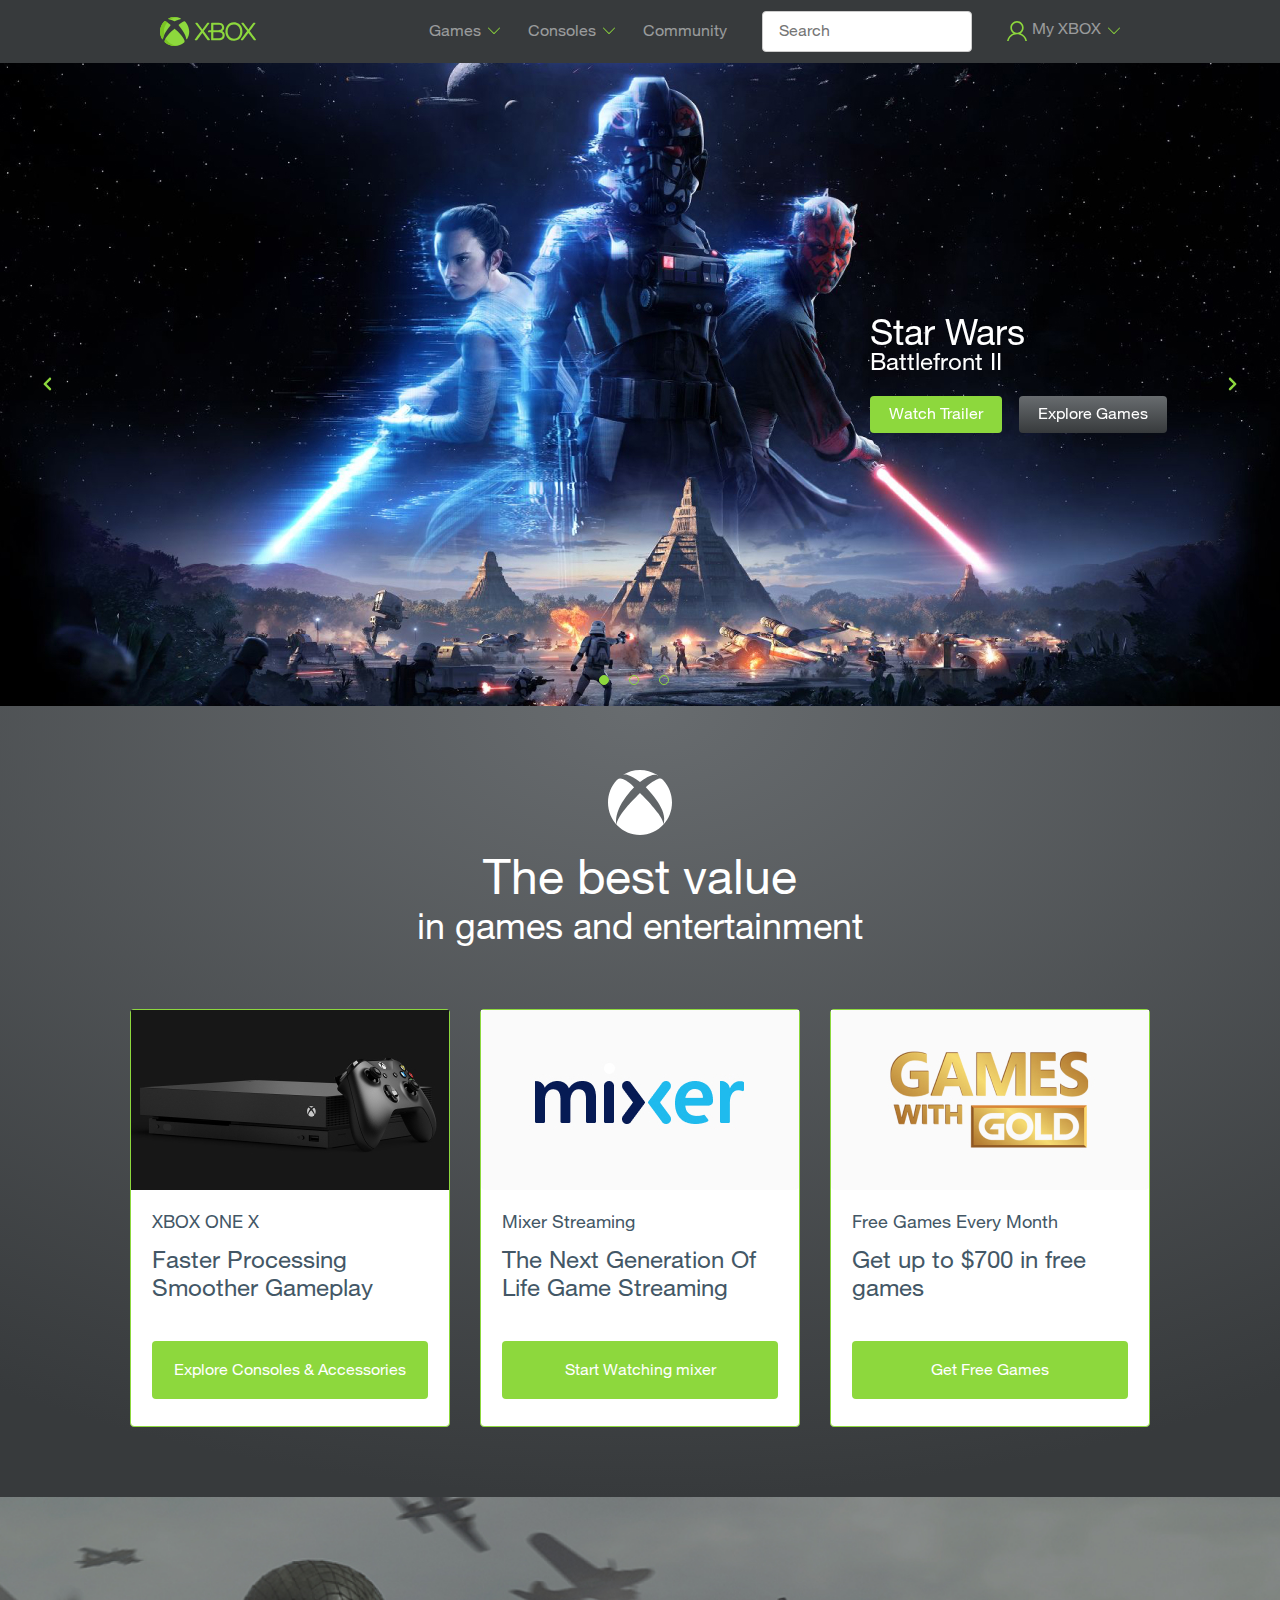
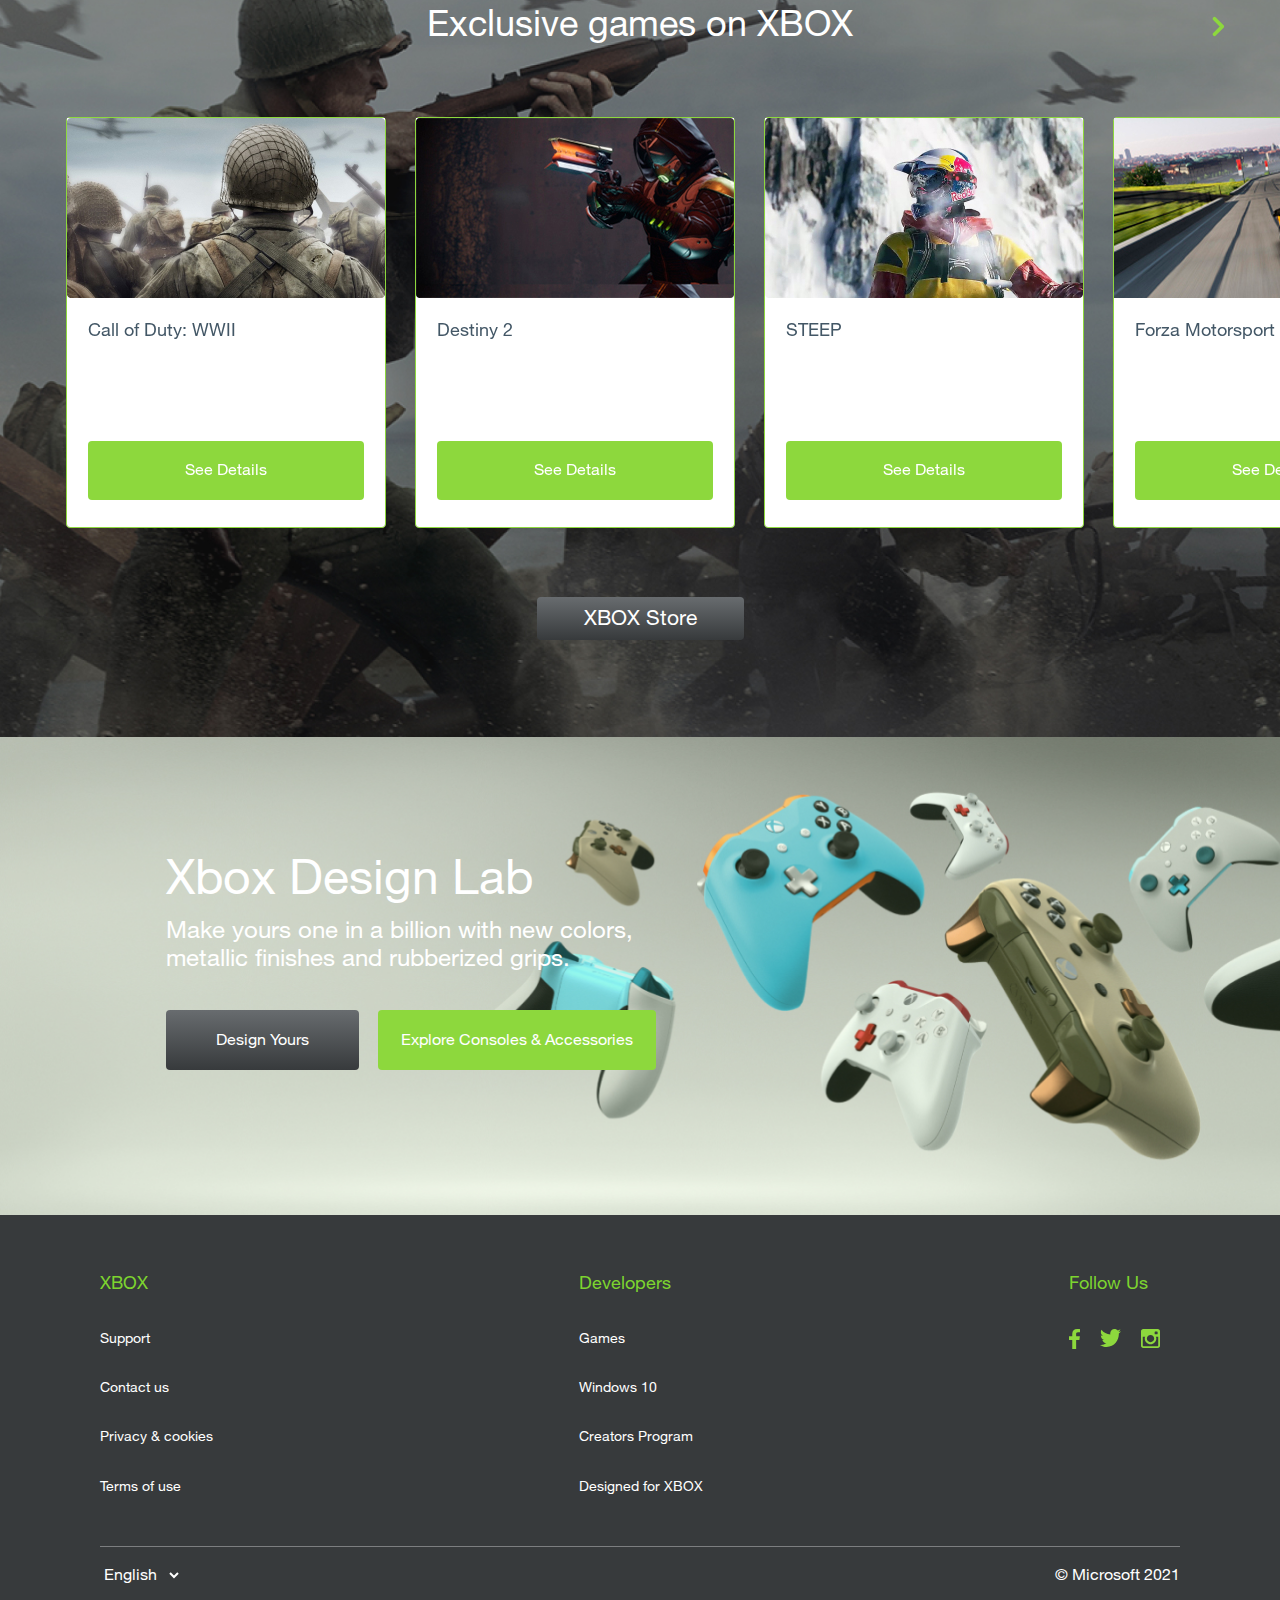
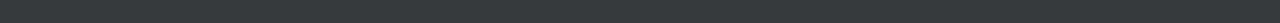
<file: index.html>
<!DOCTYPE html>
<html lang="en">
  <head>
    <meta charset="UTF-8" />
    <meta http-equiv="X-UA-Compatible" content="IE=edge" />
    <meta name="viewport" content="width=device-width, initial-scale=1.0" />
    <title>XBOX</title>
    <link rel="stylesheet" href="css/style.css" />
    <link rel="icon" href="img/logo.ico" type="image/x-icon" />
  </head>
  <body>
    <header class="nav">
      <div class="nav__bar">
        <a data-goto="" href="#" class="nav__logo link">
          <img src="img/logo.svg" alt="logo" class="logo" />
        </a>
        <div class="nav__li search">
          <input type="search" name="search" id="search" placeholder="Search" />
        </div>

        <nav class="nav__menu">
          <ul class="nav__ul">
            <li class="nav__li">
              <a data-goto=".games" href="#" class="nav__link link">Games</a>
              <img src="img/arrow.svg" alt="arrow" class="arrow" />
              <ul class="nav__animation">
                <li>
                  <a href="games_pages/call-of-duty.html">Call of Duty: WWII</a>
                </li>
                <li><a href="games_pages/destiny-2.html">Destiny 2</a></li>
                <li><a href="games_pages/steep.html">STEEP</a></li>
                <li>
                  <a href="games_pages/forza-motosport-7.html"
                    >Forza Motorsport 7</a
                  >
                </li>
                <li>
                  <a href="games_pages/AC-bf.html"
                    >Assasins`s Creed: Black Flag</a
                  >
                </li>
                <li><a href="games_pages/gta-5.html">GTA V</a></li>
                <li><a href="games_pages/tomb-raider.html">Tomb Raider</a></li>
                <li><a href="games_pages/WD-2.html">Watch Dogs 2</a></li>
                <li>
                  <a href="games_pages/need-for-speed.html"
                    >Need For Speed: Payback</a
                  >
                </li>
              </ul>
            </li>
            <li class="nav__li">
              <a data-goto=".design-lab" href="#" class="nav__link link"
                >Consoles</a
              >
              <img src="img/arrow.svg" alt="arrow" class="arrow" />
              <ul class="nav__animation">
                <li><a href="">XBOX SERIES X</a></li>
                <li><a href="">XBOX SERIES S</a></li>
                <li><a href="">XBOX ONE</a></li>
              </ul>
            </li>
            <li class="nav__li">
              <a href="#" class="nav__link link">Community</a>
            </li>
            <li class="nav__li">
              <input
                type="search"
                name="search"
                id="search"
                placeholder="Search"
              />
            </li>
            <li class="nav__li">
              <img src="img/user.svg" alt="user" />
              <a href="" class="nav__link link">My XBOX</a>
              <img src="img/arrow.svg" alt="arrow" class="arrow" />
              <ul class="nav__animation">
                <li><a href="">My account</a></li>
                <li><a href="">My games</a></li>
                <li><a href="">Game Pass</a></li>
                <li><a href="">Settings</a></li>
              </ul>
            </li>
          </ul>
        </nav>

        <div class="menu-burger__header">
          <span></span>
        </div>
      </div>
    </header>

    <div class="slider">
      <div class="slider__item slider__BF">
        <div class="slider__game-name">
          <span>Star Wars</span>
          Battlefront II
        </div>
        <div class="slider__buttons">
          <a
            href="https://www.youtube.com/watch?v=Kae-JjbLsgA"
            class="slider__firstBut"
            target="_blank"
            >Watch Trailer</a
          >
          <a href="" class="slider__secondBut">Explore Games</a>
        </div>
      </div>
      <div class="slider__item slider__Dh">
        <div class="slider__game-name"><span>Dishonored 2</span><br /></div>
        <div class="slider__buttons links">
          <a
            href="https://www.youtube.com/watch?v=l1jyUAtxh-8"
            class="slider__firstBut"
            target="_blank"
            >Watch Trailer</a
          >
          <a href="" class="slider__secondBut">Explore Games</a>
        </div>
      </div>
      <div class="slider__item slider__AL">
        <div class="slider__game-name"><span>Apex Legends</span><br /></div>
        <div class="slider__buttons">
          <a
            href="https://www.youtube.com/watch?v=oQtHENM_GZU"
            class="slider__firstBut"
            target="_blank"
            >Watch Trailer</a
          >
          <a href="" class="slider__secondBut">Explore Games</a>
        </div>
      </div>
    </div>

    <div class="info">
      <div class="info__head">
        <img src="img/logo_white.svg" alt="logo" />
        <h2>The best value</h2>
        <h3>in games and entertainment</h3>
      </div>

      <div class="info__proposal">
        <div class="info__card card first-card">
          <img src="img/cards/1_card.jpg" alt="xbox_one" />
          <div class="info__text card-text">
            <h4>XBOX ONE X</h4>
            <p>Faster Processing Smoother Gameplay</p>
            <a href="" class="info__buttons links"
              >Explore Consoles & Accessories</a
            >
          </div>
        </div>
        <div class="info__card card second-card">
          <img src="img/cards/2_card.jpg" alt="mixer" />
          <div class="info__text card-text">
            <h4>Mixer Streaming</h4>
            <p>The Next Generation Of Life Game Streaming</p>
            <a href="" class="info__buttons links">Start Watching mixer</a>
          </div>
        </div>
        <div class="info__card card third-card">
          <img src="img/cards/3_card.jpg" alt="game_pass" />
          <div class="info__text card-text">
            <h4>Free Games Every Month</h4>
            <p>Get up to $700 in free games</p>
            <a href="" class="info__buttons links">Get Free Games</a>
          </div>
        </div>
      </div>
    </div>

    <div class="games">
      <div class="games__arrow">
        <h2>Exclusive games on XBOX</h2>
      </div>
      <div class="games__slider">
        <div class="card">
          <img src="img/slider-games/card_1.jpg" alt="game_pass" />
          <div class="card-text">
            <h4>Call of Duty: WWII</h4>
            <a href="games_pages/call-of-duty.html" class="links card-link"
              >See Details</a
            >
          </div>
        </div>

        <div class="card">
          <img src="img/slider-games/card_2.jpg" alt="game_pass" />
          <div class="card-text">
            <h4>Destiny 2</h4>
            <a href="games_pages/destiny-2.html" class="links">See Details</a>
          </div>
        </div>

        <div class="card">
          <img src="img/slider-games/card_3.jpg" alt="game_pass" />
          <div class="card-text">
            <h4>STEEP</h4>
            <a href="games_pages/steep.html" class="links">See Details</a>
          </div>
        </div>

        <div class="card">
          <img src="img/slider-games/card_4.jpg" alt="game_pass" />
          <div class="card-text">
            <h4>Forza Motorsport 7</h4>
            <a href="games_pages/forza-motosport-7.html" class="links"
              >See Details</a
            >
          </div>
        </div>

        <div class="card">
          <img src="img/slider-games/card_6.jpg" alt="game_pass" />
          <div class="card-text">
            <h4>Assasins`s Creed: Black Flag</h4>
            <a href="games_pages/AC-bf.html" class="links">See Details</a>
          </div>
        </div>

        <div class="card">
          <img src="img/slider-games/card_7.jpg" alt="game_pass" />
          <div class="card-text">
            <h4>GTA V</h4>
            <a href="games_pages/gta-5.html" class="links">See Details</a>
          </div>
        </div>

        <div class="card">
          <img src="img/slider-games/card_8.jpg" alt="game_pass" />
          <div class="card-text">
            <h4>Tomb Raider</h4>
            <a href="games_pages/tomb-raider.html" class="links">See Details</a>
          </div>
        </div>

        <div class="card">
          <img src="img/slider-games/card_9.jpg" alt="game_pass" />
          <div class="card-text">
            <h4>Watch Dogs 2</h4>
            <a href="games_pages/WD-2.html" class="links">See Details</a>
          </div>
        </div>

        <div class="card">
          <img src="img/slider-games/card_10.jpg" alt="game_pass" />
          <div class="card-text">
            <h4>Need For Speed</h4>
            <a href="games_pages/need-for-speed.html" class="links"
              >See Details</a
            >
          </div>
        </div>
      </div>
      <div class="games__store">
        <a href="">XBOX Store</a>
      </div>
    </div>

    <div class="design-lab">
      <div class="design-lab__text">
        <h2>Xbox Design Lab</h2>
        <p>
          Make yours one in a billion with new colors, metallic finishes and
          rubberized grips.
        </p>
        <a href="" class="link dark">Design Yours</a>
        <a href="" class="link green">Explore Consoles & Accessories</a>
      </div>
    </div>

    <footer class="xbox">
      <div class="xbox__nav">
        <div class="xbox__nav-1">
          <h3>XBOX</h3>
          <ul>
            <li>
              <a href="">Support</a>
            </li>
            <li>
              <a href="">Contact us</a>
            </li>
            <li>
              <a href="">Privacy & cookies</a>
            </li>
            <li>
              <a href="">Terms of use</a>
            </li>
          </ul>
        </div>
        <div class="xbox__nav-2">
          <h3>Developers</h3>
          <ul>
            <li>
              <a href="">Games</a>
            </li>
            <li>
              <a
                href="https://www.microsoft.com/ru-ru/software-download/windows10"
                >Windows 10</a
              >
            </li>
            <li>
              <a href="">Creators Program</a>
            </li>
            <li>
              <a href="">Designed for XBOX</a>
            </li>
          </ul>
        </div>
        <div class="xbox__contact">
          <h3>Follow Us</h3>
          <ul>
            <li>
              <a href="https://www.facebook.com/xbox"
                ><img src="img/ico_1.svg" alt="Facebook"
              /></a>
            </li>
            <li>
              <a href="https://twitter.com/xbox"
                ><img src="img/ico_2.svg" alt="Twitter"
              /></a>
            </li>
            <li>
              <a href="https://www.instagram.com/xbox"
                ><img src="img/ico_3.svg" alt="Instagram"
              /></a>
            </li>
          </ul>
        </div>
      </div>
      <div class="xbox__foot">
        <select name="languge" id="languge">
          <option value="eng">English</option>
          <option value="ru">Русский</option>
        </select>
        <p>© Microsoft 2021</p>
      </div>
    </footer>
    <script src="https://code.jquery.com/jquery-3.6.0.min.js"></script>
    <script src="JS/slick.min.js"></script>
    <script src="JS/app.js"></script>
  </body>
</html>
</file>
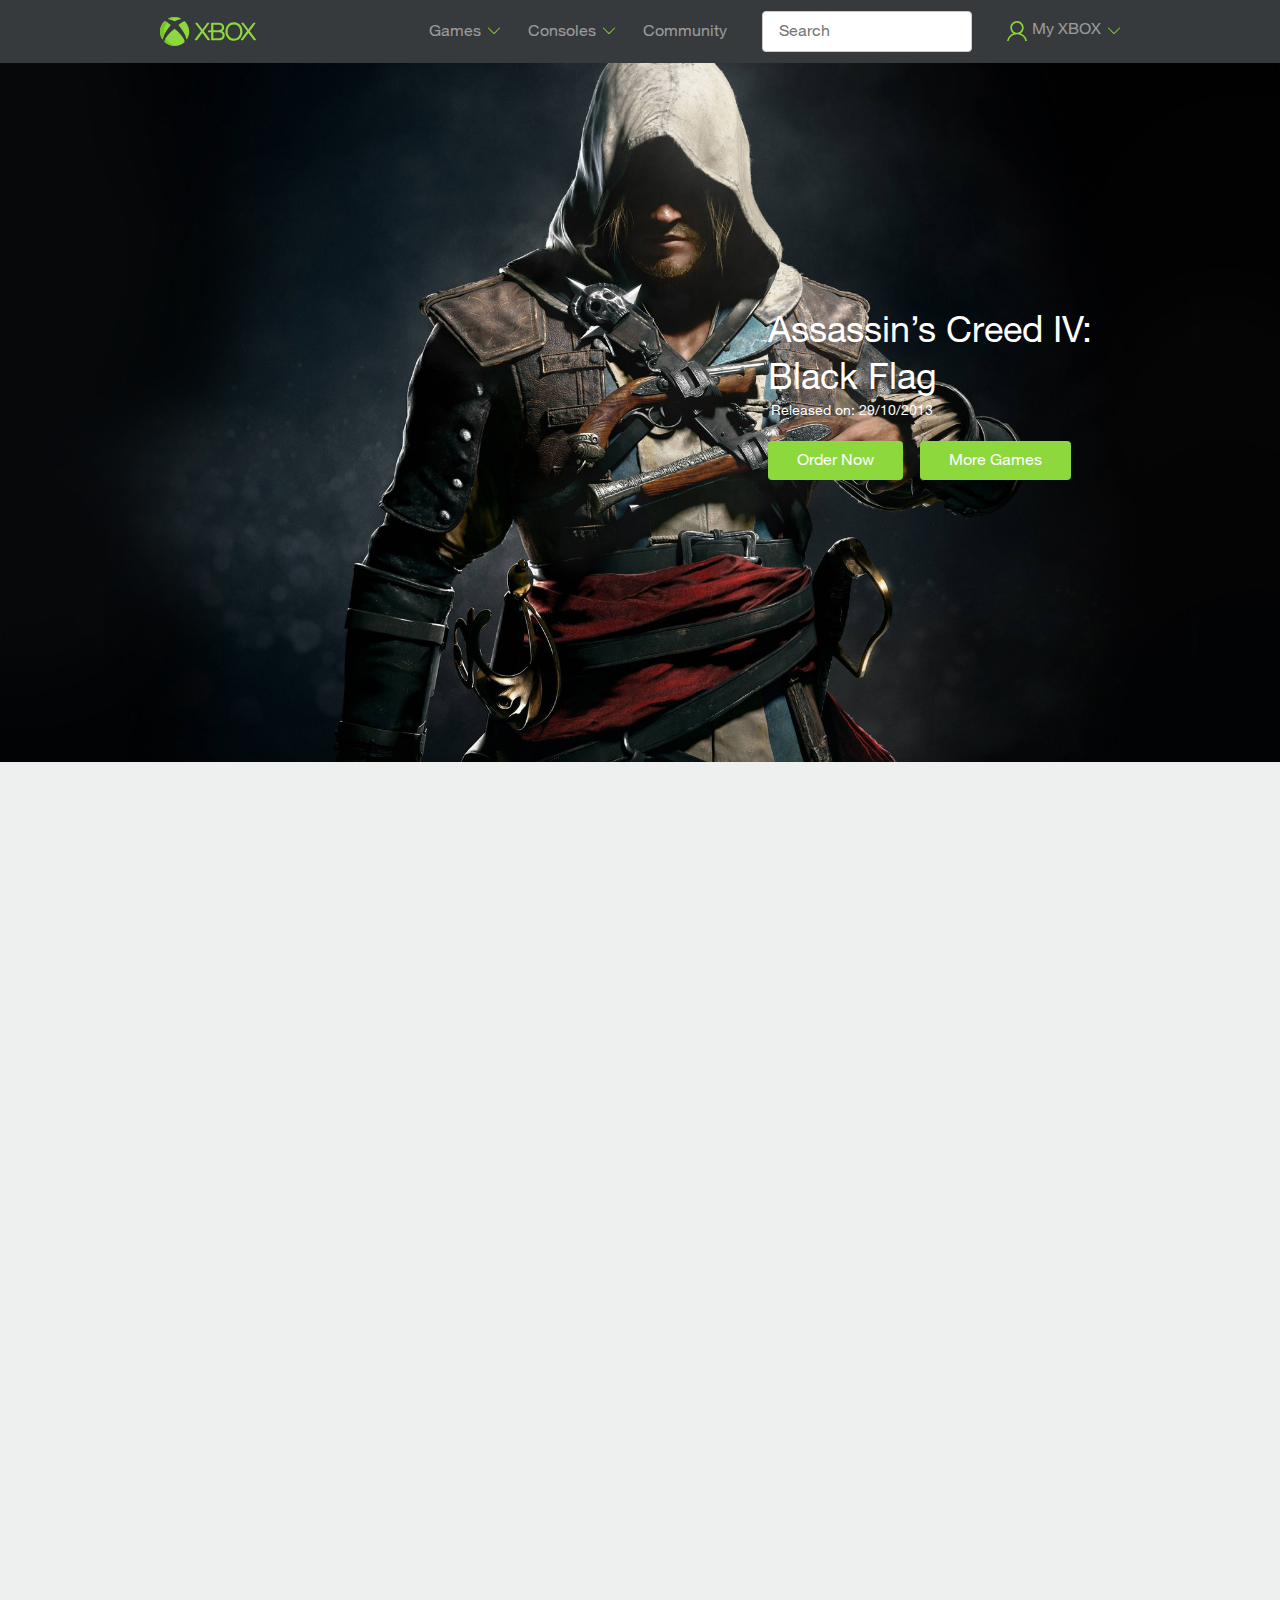
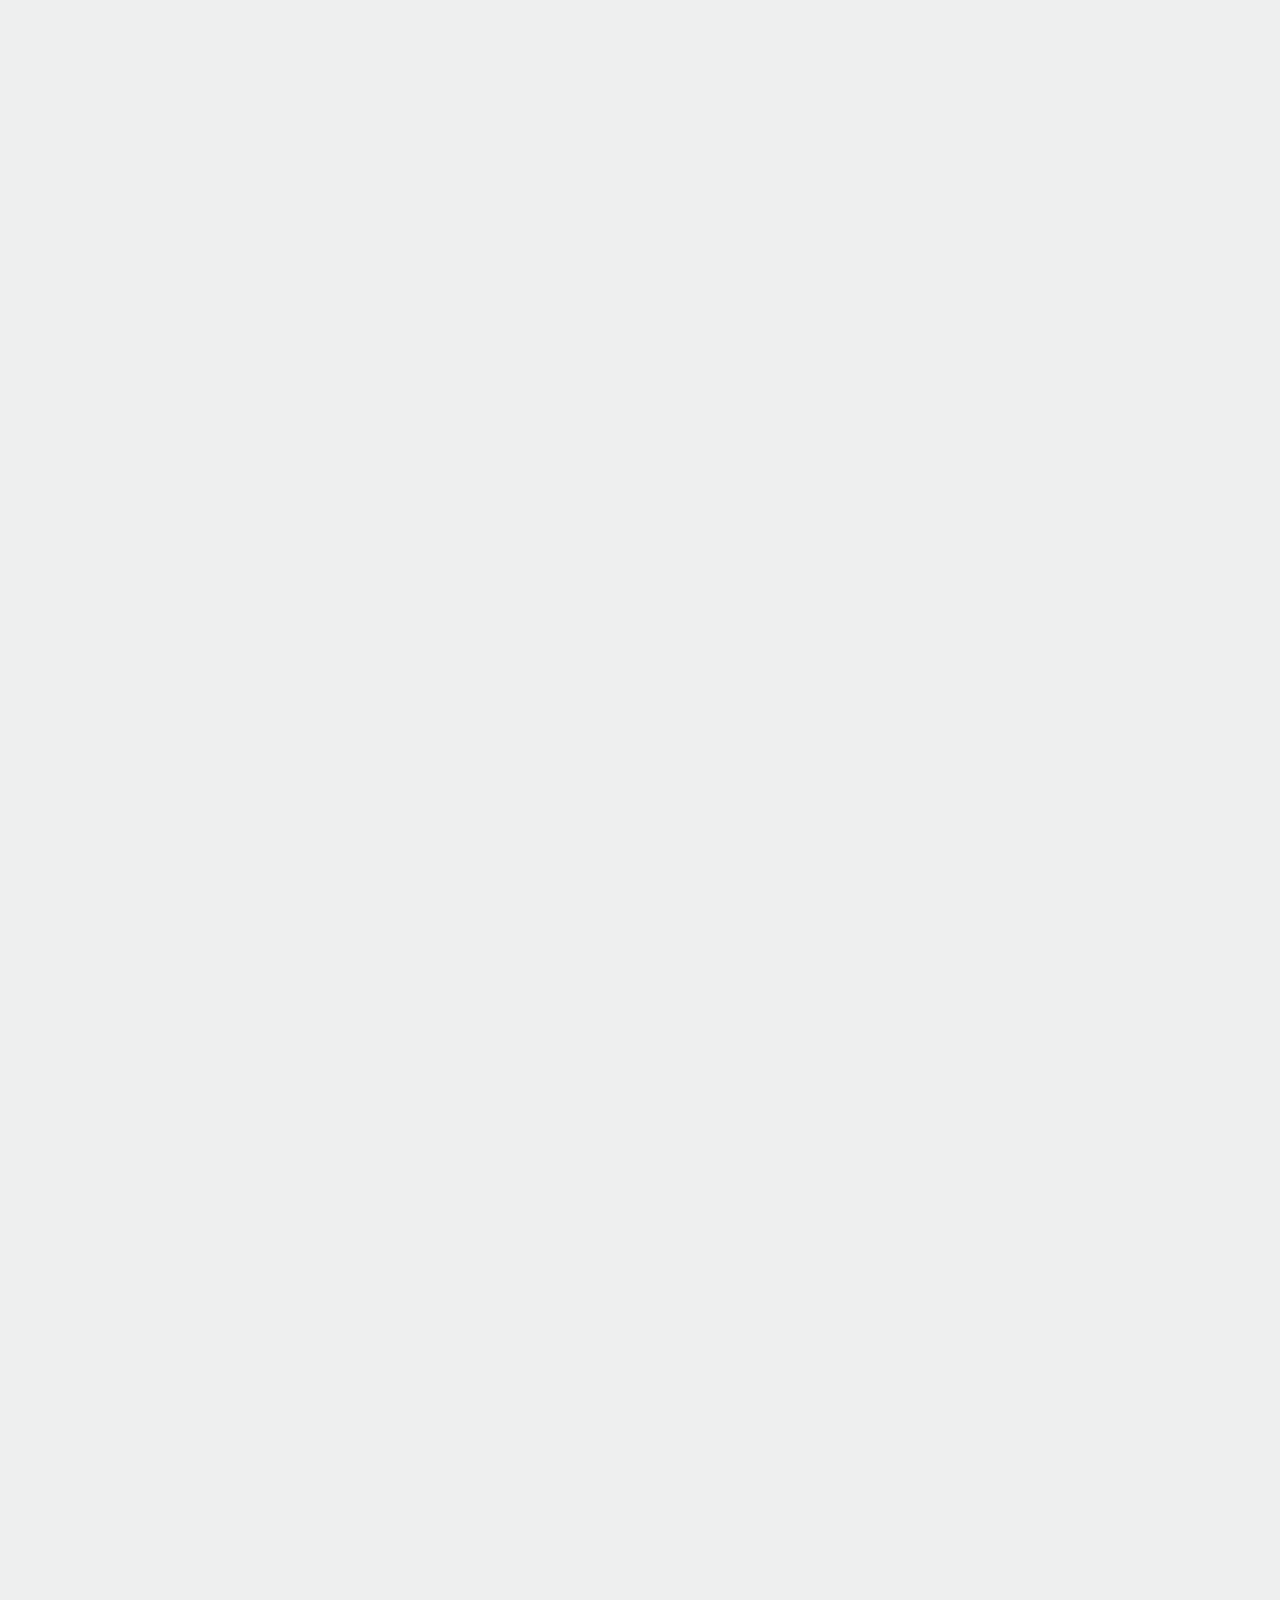
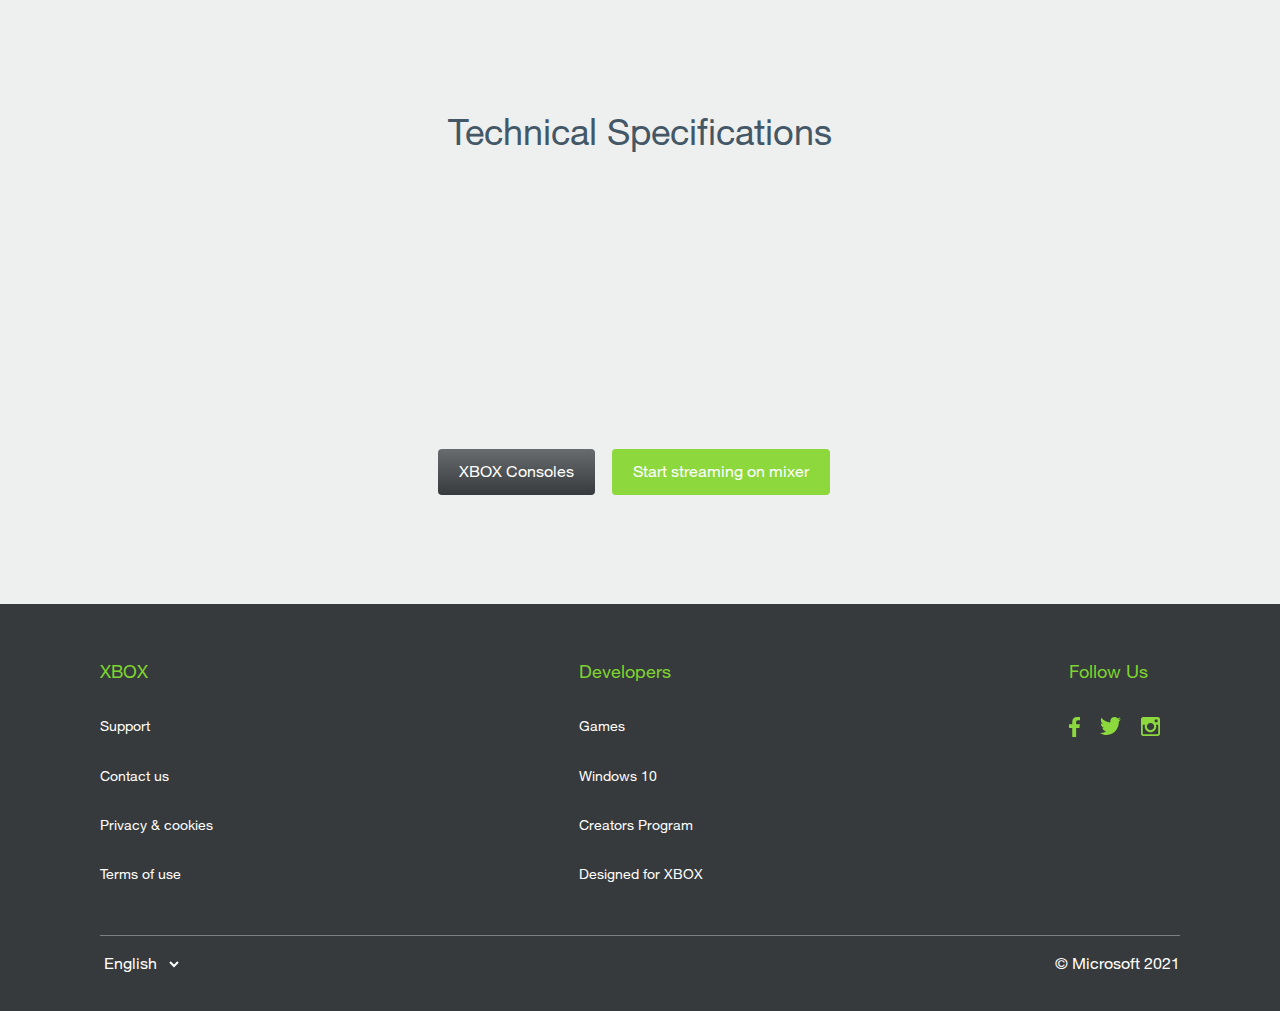
<file: games_pages/AC-bf.html>
<!DOCTYPE html>
<html lang="en">
  <head>
    <meta charset="UTF-8" />
    <meta http-equiv="X-UA-Compatible" content="IE=edge" />
    <meta name="viewport" content="width=device-width, initial-scale=1.0" />
    <link rel="stylesheet" href="../css/games/game_style.css" />
    <link rel="icon" href="../img/logo.ico" type="image/x-icon" />
    <title>Assassin’s Creed IV: Black Flag</title>
  </head>
  <body>
    <header class="nav">
      <div class="nav__bar">
        <a href="../index.html" class="nav__logo link">
          <img src="../img/logo.svg" alt="logo" class="logo" />
        </a>
        <div class="nav__li search">
          <input type="search" name="search" id="search" placeholder="Search" />
        </div>

        <nav class="nav__menu">
          <ul class="nav__ul">
            <li class="nav__li">
              <a data-goto=".games" href="#" class="nav__link link">Games</a>
              <img src="../img/arrow.svg" alt="arrow" class="arrow" />
              <ul class="nav__animation">
                <li>
                  <a href="call-of-duty.html">Call of Duty: WWII</a>
                </li>
                <li><a href="destiny-2.html">Destiny 2</a></li>
                <li><a href="steep.html">STEEP</a></li>
                <li>
                  <a href="forza-motosport-7.html">Forza Motorsport 7</a>
                </li>
                <li>
                  <a href="AC-bf.html">Assasins`s Creed: Black Flag</a>
                </li>
                <li><a href="gta-5.html">GTA V</a></li>
                <li><a href="tomb-raider.html">Tomb Raider</a></li>
                <li><a href="WD-2.html">Watch Dogs 2</a></li>
                <li>
                  <a href="need-for-speed.html">Need For Speed: Payback</a>
                </li>
              </ul>
            </li>
            <li class="nav__li">
              <a data-goto=".design-lab" href="#" class="nav__link link"
                >Consoles</a
              >
              <img src="../img/arrow.svg" alt="arrow" class="arrow" />
              <ul class="nav__animation">
                <li><a href="">XBOX SERIES X</a></li>
                <li><a href="">XBOX SERIES S</a></li>
                <li><a href="">XBOX ONE</a></li>
              </ul>
            </li>
            <li class="nav__li">
              <a href="#" class="nav__link link">Community</a>
            </li>
            <li class="nav__li">
              <input
                type="search"
                name="search"
                id="search"
                placeholder="Search"
              />
            </li>
            <li class="nav__li">
              <img src="../img/user.svg" alt="user" />
              <a href="" class="nav__link link">My XBOX</a>
              <img src="../img/arrow.svg" alt="arrow" class="arrow" />
              <ul class="nav__animation">
                <li><a href="">My account</a></li>
                <li><a href="">My games</a></li>
                <li><a href="">Game Pass</a></li>
                <li><a href="">Settings</a></li>
              </ul>
            </li>
          </ul>
        </nav>

        <div class="menu-burger__header">
          <span></span>
        </div>
      </div>
    </header>

    <div class="main">
      <img src="../img/games-img/AS-bf/bg.jpg" alt="AS-bf" />
      <div class="main__info">
        <h1>Assassin’s Creed IV: Black Flag</h1>
        <p>Released on: 29/10/2013</p>
        <div class="main__link">
          <a href="" class="link">Order Now</a>
          <a href="" class="link">More Games</a>
        </div>
      </div>
    </div>

    <div class="details">
      <div class="details__info _anim-items _anim-no-hide">
        <h2>Assassin’s Creed IV: Black Flag</h2>
        <p>
          Lorem ipsum dolor sit, amet consectetur adipisicing elit. Aliquam quae
          eveniet asperiores, perferendis tempore dolores numquam. Aliquid eaque
          dolores corrupti necessitatibus tempore consectetur sapiente ratione
          magni incidunt, architecto temporibus accusamus animi aliquam odit
          suscipit. Dignissimos animi reiciendis quis modi praesentium?
        </p>
        <div class="details__link">
          <span>
            <a href="" class="link chill">Order Now</a>
          </span>
          <span>
            <a href="" class="link chill">Technical Specifications</a>
          </span>
        </div>
      </div>
      <div class="details__video _anim-items _anim-no-hide">
        <iframe
          width="890"
          height="562"
          src="https://www.youtube.com/embed/WdKIQSwkYHI"
          title="YouTube video player"
          frameborder="0"
          allow="accelerometer; autoplay; clipboard-write; encrypted-media; gyroscope; picture-in-picture"
          allowfullscreen
        ></iframe>
      </div>

      <div class="details__feature-1 _anim-items _anim-no-hide">
        <div class="details__info-1 info">
          <h2>Life Advice Looking Through A Window</h2>
          <p>
            Lorem ipsum, dolor sit amet consectetur adipisicing elit. Beatae
            quis dolorum, quasi commodi ex aliquid? Voluptas architecto itaque
            obcaecati ab dignissimos sit distinctio id delectus corporis!
            Architecto similique facilis error debitis, placeat ducimus fuga
            minus eos consectetur illo molestias voluptas numquam libero!
            Quaerat deleniti vero ut voluptate alias. Recusandae,
            exercitationem.
          </p>
        </div>
        <div class="details__img">
          <img src="../img/games-img/AS-bf/art-1.jpg" alt="games-art" />
        </div>
      </div>

      <div class="details__feature-2 _anim-items _anim-no-hide">
        <div class="details__img">
          <img src="../img/games-img/AS-bf/art-2.jpg" alt="games-art" />
        </div>
        <div class="details__info-2 info">
          <h2>The Best Answers</h2>
          <p>
            Lorem ipsum, dolor sit amet consectetur adipisicing elit. Beatae
            quis dolorum, quasi commodi ex aliquid? Voluptas architecto itaque
            obcaecati ab dignissimos sit distinctio id delectus corporis!
            Architecto similique facilis error debitis, placeat ducimus fuga
            minus eos consectetur illo molestias voluptas numquam libero!
            Quaerat deleniti vero ut voluptate alias. Recusandae,
            exercitationem.
          </p>
        </div>
      </div>

      <div class="details__specifications">
        <h2>Technical Specifications</h2>
        <div class="details__par">
          <p class="_anim-items _anim-no-hide">
            Computer Hardware Desktops And Notebooks And Handhelds Oh My
          </p>
          <p class="_anim-items _anim-no-hide">
            For Women Only Your Computer Usage Could Cost You Your Job
          </p>
          <p class="_anim-items _anim-no-hide">
            Party Jokes Startling But Unnecessary
          </p>
          <p class="_anim-items _anim-no-hide">
            Microsoft Patch Management For Home Users
          </p>
          <p class="_anim-items _anim-no-hide">
            Going Wireless With Your Headphones
          </p>
          <p class="_anim-items _anim-no-hide">
            Get The Boot A Birds Eye Look Into Mcse Boot Camps
          </p>
        </div>

        <div class="details__link second">
          <span>
            <a href="" class="link chill">XBOX Consoles</a>
          </span>
          <span>
            <a href="" class="link chill">Start streaming on mixer</a>
          </span>
        </div>
      </div>
    </div>

    <footer class="xbox">
      <div class="xbox__nav">
        <div class="xbox__nav-1">
          <h3>XBOX</h3>
          <ul>
            <li>
              <a href="">Support</a>
            </li>
            <li>
              <a href="">Contact us</a>
            </li>
            <li>
              <a href="">Privacy & cookies</a>
            </li>
            <li>
              <a href="">Terms of use</a>
            </li>
          </ul>
        </div>
        <div class="xbox__nav-2">
          <h3>Developers</h3>
          <ul>
            <li>
              <a href="#">Games</a>
            </li>
            <li>
              <a
                href="https://www.microsoft.com/ru-ru/software-download/windows10"
                >Windows 10</a
              >
            </li>
            <li>
              <a href="#">Creators Program</a>
            </li>
            <li>
              <a href="#">Designed for XBOX</a>
            </li>
          </ul>
        </div>
        <div class="xbox__contact">
          <h3>Follow Us</h3>
          <ul>
            <li>
              <a href="https://www.facebook.com/xbox"
                ><img src="../img/ico_1.svg" alt="Facebook"
              /></a>
            </li>
            <li>
              <a href="https://twitter.com/xbox"
                ><img src="../img/ico_2.svg" alt="Twitter"
              /></a>
            </li>
            <li>
              <a href="https://www.instagram.com/xbox"
                ><img src="../img/ico_3.svg" alt="Instagram"
              /></a>
            </li>
          </ul>
        </div>
      </div>
      <div class="xbox__foot">
        <select name="languge" id="languge">
          <option value="eng">English</option>
          <option value="ru">Русский</option>
        </select>
        <p>© Microsoft 2021</p>
      </div>
    </footer>
    <script src="../JS/game.js"></script>
  </body>
</html>
</file>
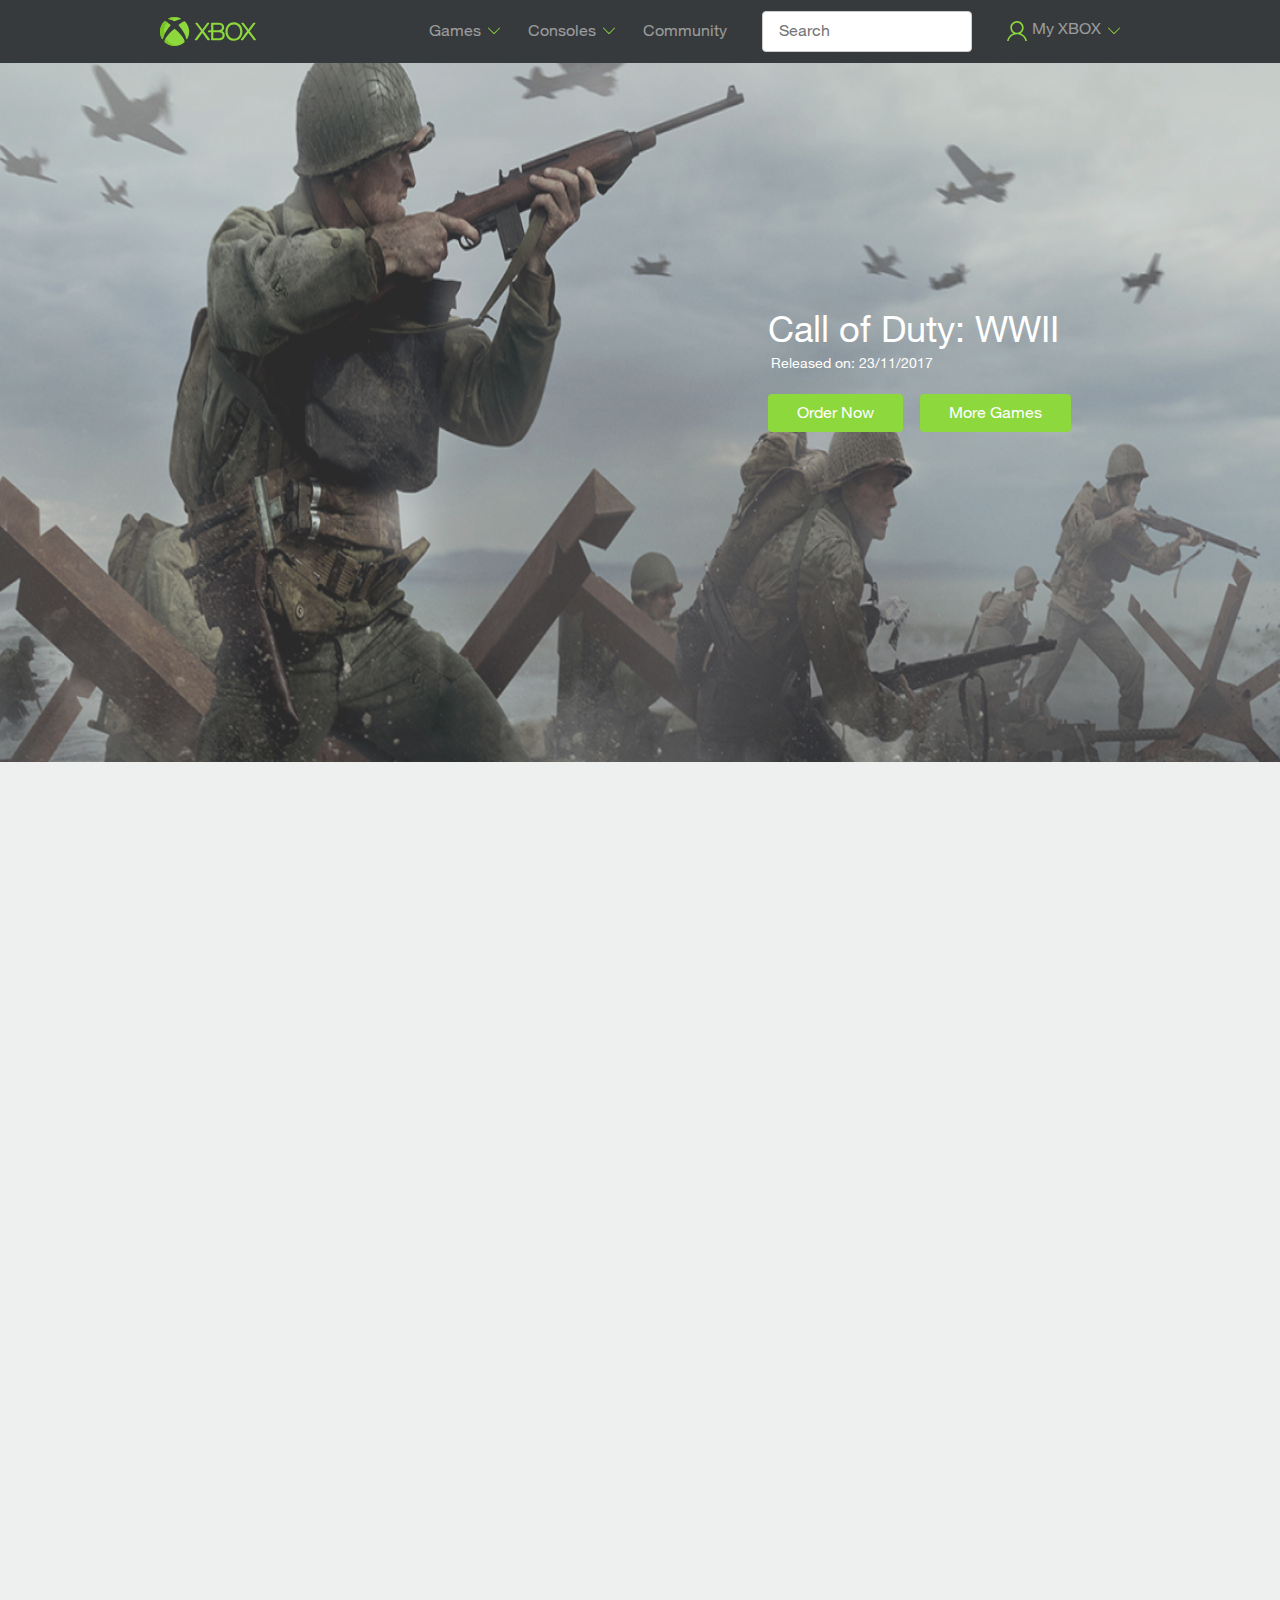
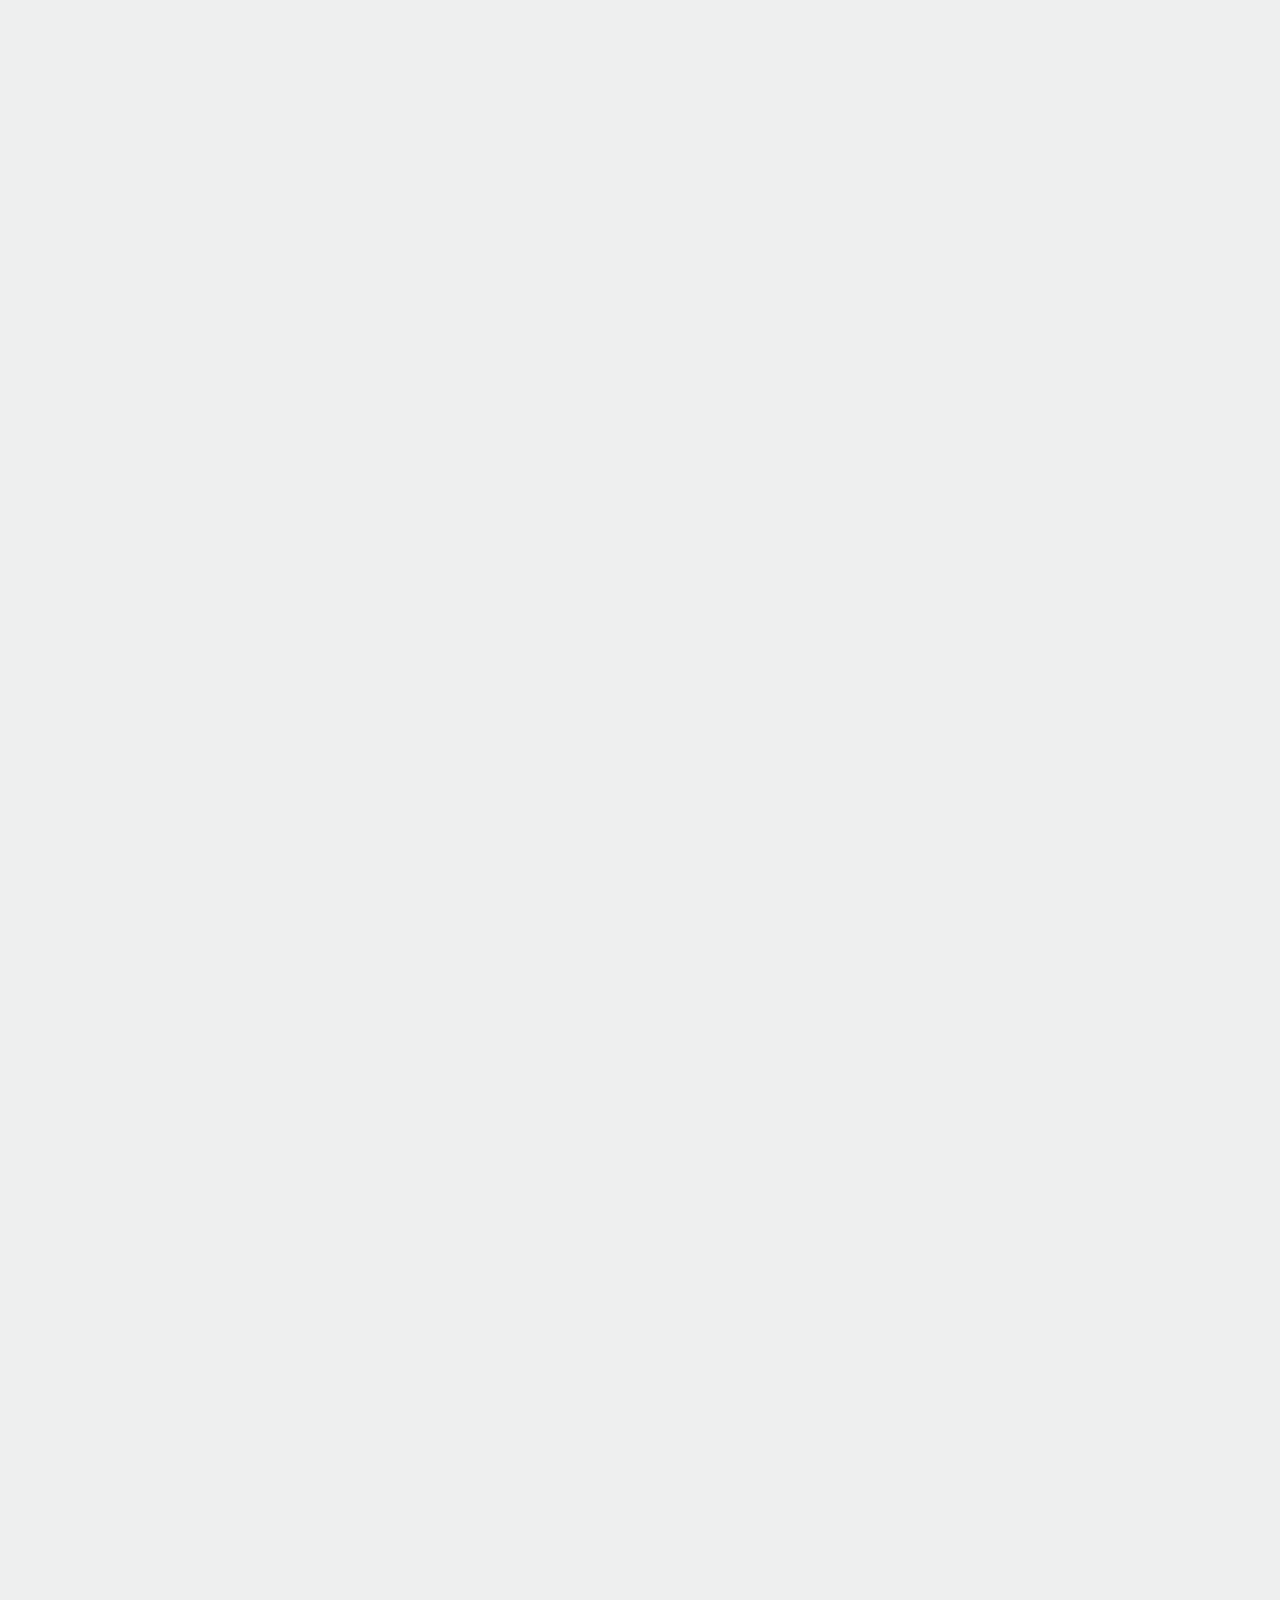
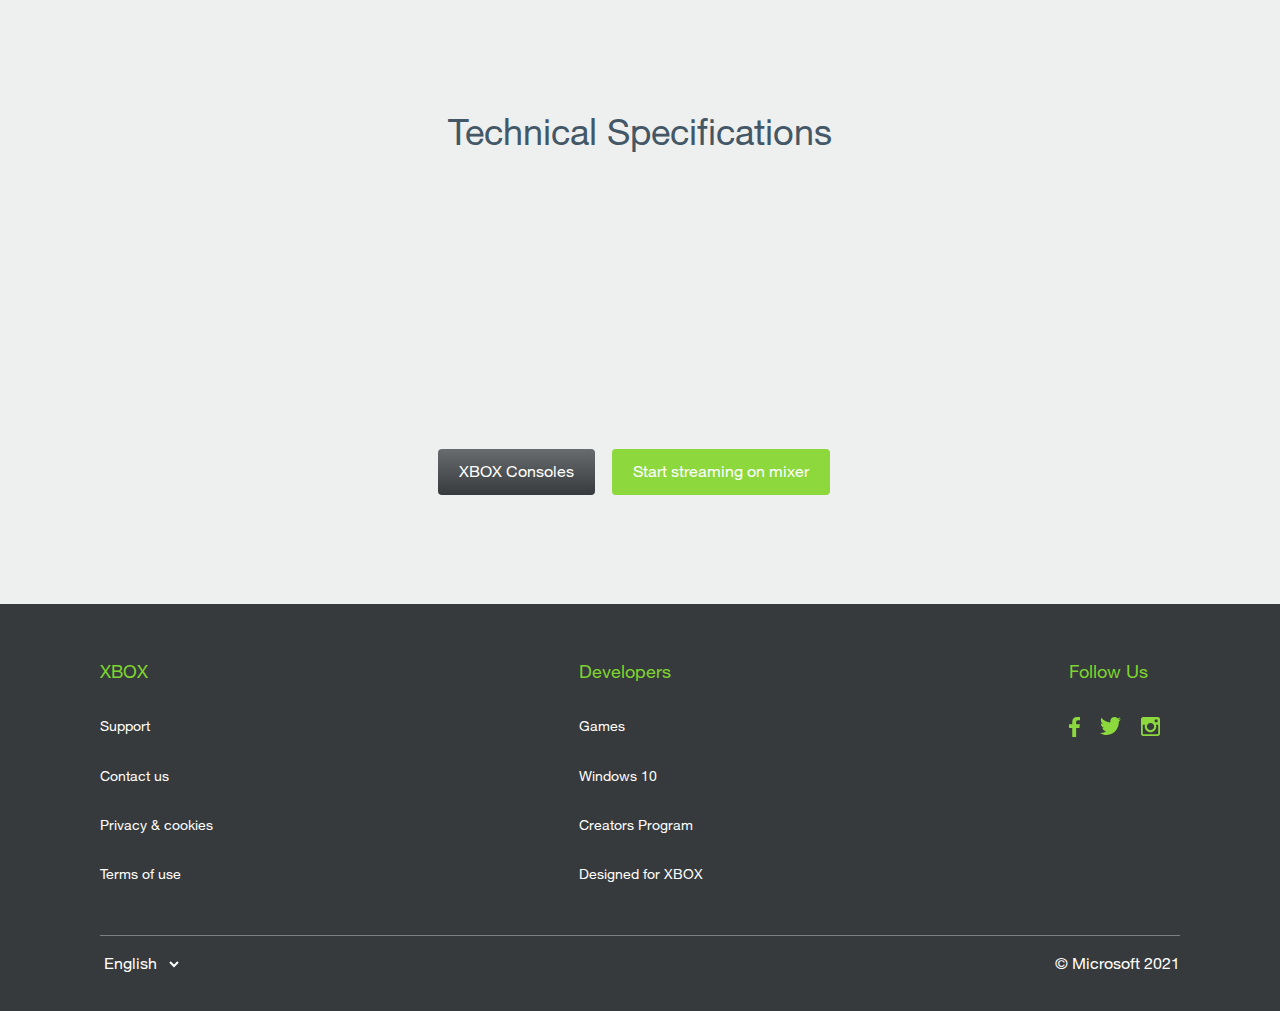
<file: games_pages/call-of-duty.html>
<!DOCTYPE html>
<html lang="en">
  <head>
    <meta charset="UTF-8" />
    <meta http-equiv="X-UA-Compatible" content="IE=edge" />
    <meta name="viewport" content="width=device-width, initial-scale=1.0" />
    <link rel="stylesheet" href="../css/games/game_style.css" />
    <link rel="icon" href="../img/logo.ico" type="image/x-icon" />
    <title>Call of Duty: WWII</title>
  </head>
  <body>
    <header class="nav">
      <div class="nav__bar">
        <a href="../index.html" class="nav__logo link">
          <img src="../img/logo.svg" alt="logo" class="logo" />
        </a>
        <div class="nav__li search">
          <input type="search" name="search" id="search" placeholder="Search" />
        </div>

        <nav class="nav__menu">
          <ul class="nav__ul">
            <li class="nav__li">
              <a data-goto=".games" href="#" class="nav__link link">Games</a>
              <img src="../img/arrow.svg" alt="arrow" class="arrow" />
              <ul class="nav__animation">
                <li>
                  <a href="call-of-duty.html">Call of Duty: WWII</a>
                </li>
                <li><a href="destiny-2.html">Destiny 2</a></li>
                <li><a href="steep.html">STEEP</a></li>
                <li>
                  <a href="forza-motosport-7.html">Forza Motorsport 7</a>
                </li>
                <li>
                  <a href="AC-bf.html">Assasins`s Creed: Black Flag</a>
                </li>
                <li><a href="gta-5.html">GTA V</a></li>
                <li><a href="tomb-raider.html">Tomb Raider</a></li>
                <li><a href="WD-2.html">Watch Dogs 2</a></li>
                <li>
                  <a href="need-for-speed.html">Need For Speed: Payback</a>
                </li>
              </ul>
            </li>
            <li class="nav__li">
              <a data-goto=".design-lab" href="#" class="nav__link link"
                >Consoles</a
              >
              <img src="../img/arrow.svg" alt="arrow" class="arrow" />
              <ul class="nav__animation">
                <li><a href="">XBOX SERIES X</a></li>
                <li><a href="">XBOX SERIES S</a></li>
                <li><a href="">XBOX ONE</a></li>
              </ul>
            </li>
            <li class="nav__li">
              <a href="#" class="nav__link link">Community</a>
            </li>
            <li class="nav__li">
              <input
                type="search"
                name="search"
                id="search"
                placeholder="Search"
              />
            </li>
            <li class="nav__li">
              <img src="../img/user.svg" alt="user" />
              <a href="" class="nav__link link">My XBOX</a>
              <img src="../img/arrow.svg" alt="arrow" class="arrow" />
              <ul class="nav__animation">
                <li><a href="">My account</a></li>
                <li><a href="">My games</a></li>
                <li><a href="">Game Pass</a></li>
                <li><a href="">Settings</a></li>
              </ul>
            </li>
          </ul>
        </nav>

        <div class="menu-burger__header">
          <span></span>
        </div>
      </div>
    </header>

    <div class="main">
      <img src="../img/games-img/COD/bg.jpg" alt="COD" />
      <div class="main__info">
        <h1>Call of Duty: WWII</h1>
        <p>Released on: 23/11/2017</p>
        <div class="main__link">
          <a href="" class="link">Order Now</a>
          <a href="" class="link">More Games</a>
        </div>
      </div>
    </div>

    <div class="details">
      <div class="details__info _anim-items _anim-no-hide">
        <h2>Call of Duty: WWII</h2>
        <p>
          Lorem ipsum dolor sit, amet consectetur adipisicing elit. Aliquam quae
          eveniet asperiores, perferendis tempore dolores numquam. Aliquid eaque
          dolores corrupti necessitatibus tempore consectetur sapiente ratione
          magni incidunt, architecto temporibus accusamus animi aliquam odit
          suscipit. Dignissimos animi reiciendis quis modi praesentium?
        </p>
        <div class="details__link">
          <span>
            <a href="" class="link chill">Order Now</a>
          </span>
          <span>
            <a href="" class="link chill">Technical Specifications</a>
          </span>
        </div>
      </div>
      <div class="details__video _anim-items _anim-no-hide">
        <iframe
          width="890"
          height="562"
          src="https://www.youtube.com/embed/D4Q_XYVescc"
          title="YouTube video player"
          frameborder="0"
          allow="accelerometer; autoplay; clipboard-write; encrypted-media; gyroscope; picture-in-picture"
          allowfullscreen
        ></iframe>
      </div>

      <div class="details__feature-1 _anim-items _anim-no-hide">
        <div class="details__info-1 info">
          <h2>Life Advice Looking Through A Window</h2>
          <p>
            Lorem ipsum, dolor sit amet consectetur adipisicing elit. Beatae
            quis dolorum, quasi commodi ex aliquid? Voluptas architecto itaque
            obcaecati ab dignissimos sit distinctio id delectus corporis!
            Architecto similique facilis error debitis, placeat ducimus fuga
            minus eos consectetur illo molestias voluptas numquam libero!
            Quaerat deleniti vero ut voluptate alias. Recusandae,
            exercitationem.
          </p>
        </div>
        <div class="details__img">
          <img src="../img/games-img/COD/art-1.jpg" alt="games-art" />
        </div>
      </div>

      <div class="details__feature-2 _anim-items _anim-no-hide">
        <div class="details__img">
          <img src="../img/games-img/COD/art-2.jpg" alt="games-art" />
        </div>
        <div class="details__info-2 info">
          <h2>The Best Answers</h2>
          <p>
            Lorem ipsum, dolor sit amet consectetur adipisicing elit. Beatae
            quis dolorum, quasi commodi ex aliquid? Voluptas architecto itaque
            obcaecati ab dignissimos sit distinctio id delectus corporis!
            Architecto similique facilis error debitis, placeat ducimus fuga
            minus eos consectetur illo molestias voluptas numquam libero!
            Quaerat deleniti vero ut voluptate alias. Recusandae,
            exercitationem.
          </p>
        </div>
      </div>

      <div class="details__specifications">
        <h2>Technical Specifications</h2>
        <div class="details__par">
          <p class="_anim-items _anim-no-hide">
            Computer Hardware Desktops And Notebooks And Handhelds Oh My
          </p>
          <p class="_anim-items _anim-no-hide">
            For Women Only Your Computer Usage Could Cost You Your Job
          </p>
          <p class="_anim-items _anim-no-hide">
            Party Jokes Startling But Unnecessary
          </p>
          <p class="_anim-items _anim-no-hide">
            Microsoft Patch Management For Home Users
          </p>
          <p class="_anim-items _anim-no-hide">
            Going Wireless With Your Headphones
          </p>
          <p class="_anim-items _anim-no-hide">
            Get The Boot A Birds Eye Look Into Mcse Boot Camps
          </p>
        </div>

        <div class="details__link second">
          <span>
            <a href="" class="link chill">XBOX Consoles</a>
          </span>
          <span>
            <a href="" class="link chill">Start streaming on mixer</a>
          </span>
        </div>
      </div>
    </div>

    <footer class="xbox">
      <div class="xbox__nav">
        <div class="xbox__nav-1">
          <h3>XBOX</h3>
          <ul>
            <li>
              <a href="">Support</a>
            </li>
            <li>
              <a href="">Contact us</a>
            </li>
            <li>
              <a href="">Privacy & cookies</a>
            </li>
            <li>
              <a href="">Terms of use</a>
            </li>
          </ul>
        </div>
        <div class="xbox__nav-2">
          <h3>Developers</h3>
          <ul>
            <li>
              <a href="#">Games</a>
            </li>
            <li>
              <a
                href="https://www.microsoft.com/ru-ru/software-download/windows10"
                >Windows 10</a
              >
            </li>
            <li>
              <a href="#">Creators Program</a>
            </li>
            <li>
              <a href="#">Designed for XBOX</a>
            </li>
          </ul>
        </div>
        <div class="xbox__contact">
          <h3>Follow Us</h3>
          <ul>
            <li>
              <a href="https://www.facebook.com/xbox"
                ><img src="../img/ico_1.svg" alt="Facebook"
              /></a>
            </li>
            <li>
              <a href="https://twitter.com/xbox"
                ><img src="../img/ico_2.svg" alt="Twitter"
              /></a>
            </li>
            <li>
              <a href="https://www.instagram.com/xbox"
                ><img src="../img/ico_3.svg" alt="Instagram"
              /></a>
            </li>
          </ul>
        </div>
      </div>
      <div class="xbox__foot">
        <select name="languge" id="languge">
          <option value="eng">English</option>
          <option value="ru">Русский</option>
        </select>
        <p>© Microsoft 2021</p>
      </div>
    </footer>
    <script src="../JS/game.js"></script>
  </body>
</html>
</file>
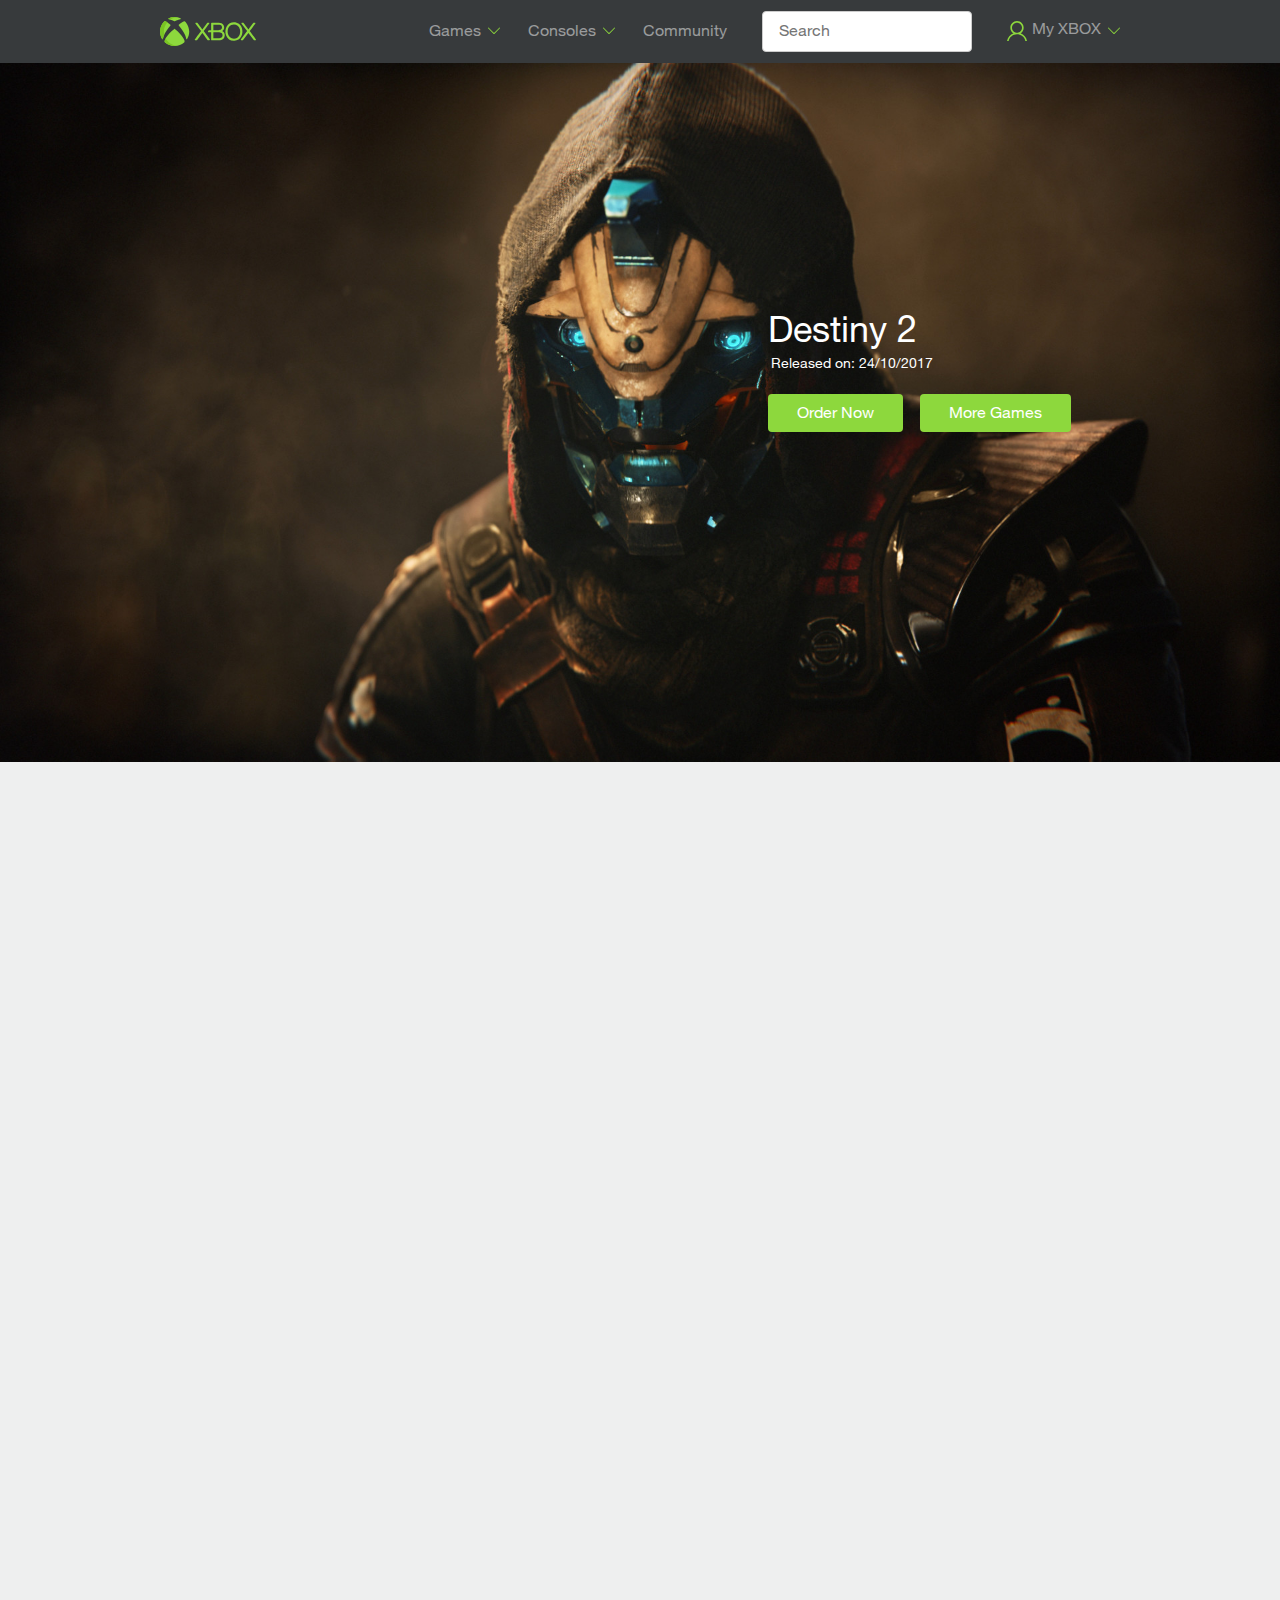
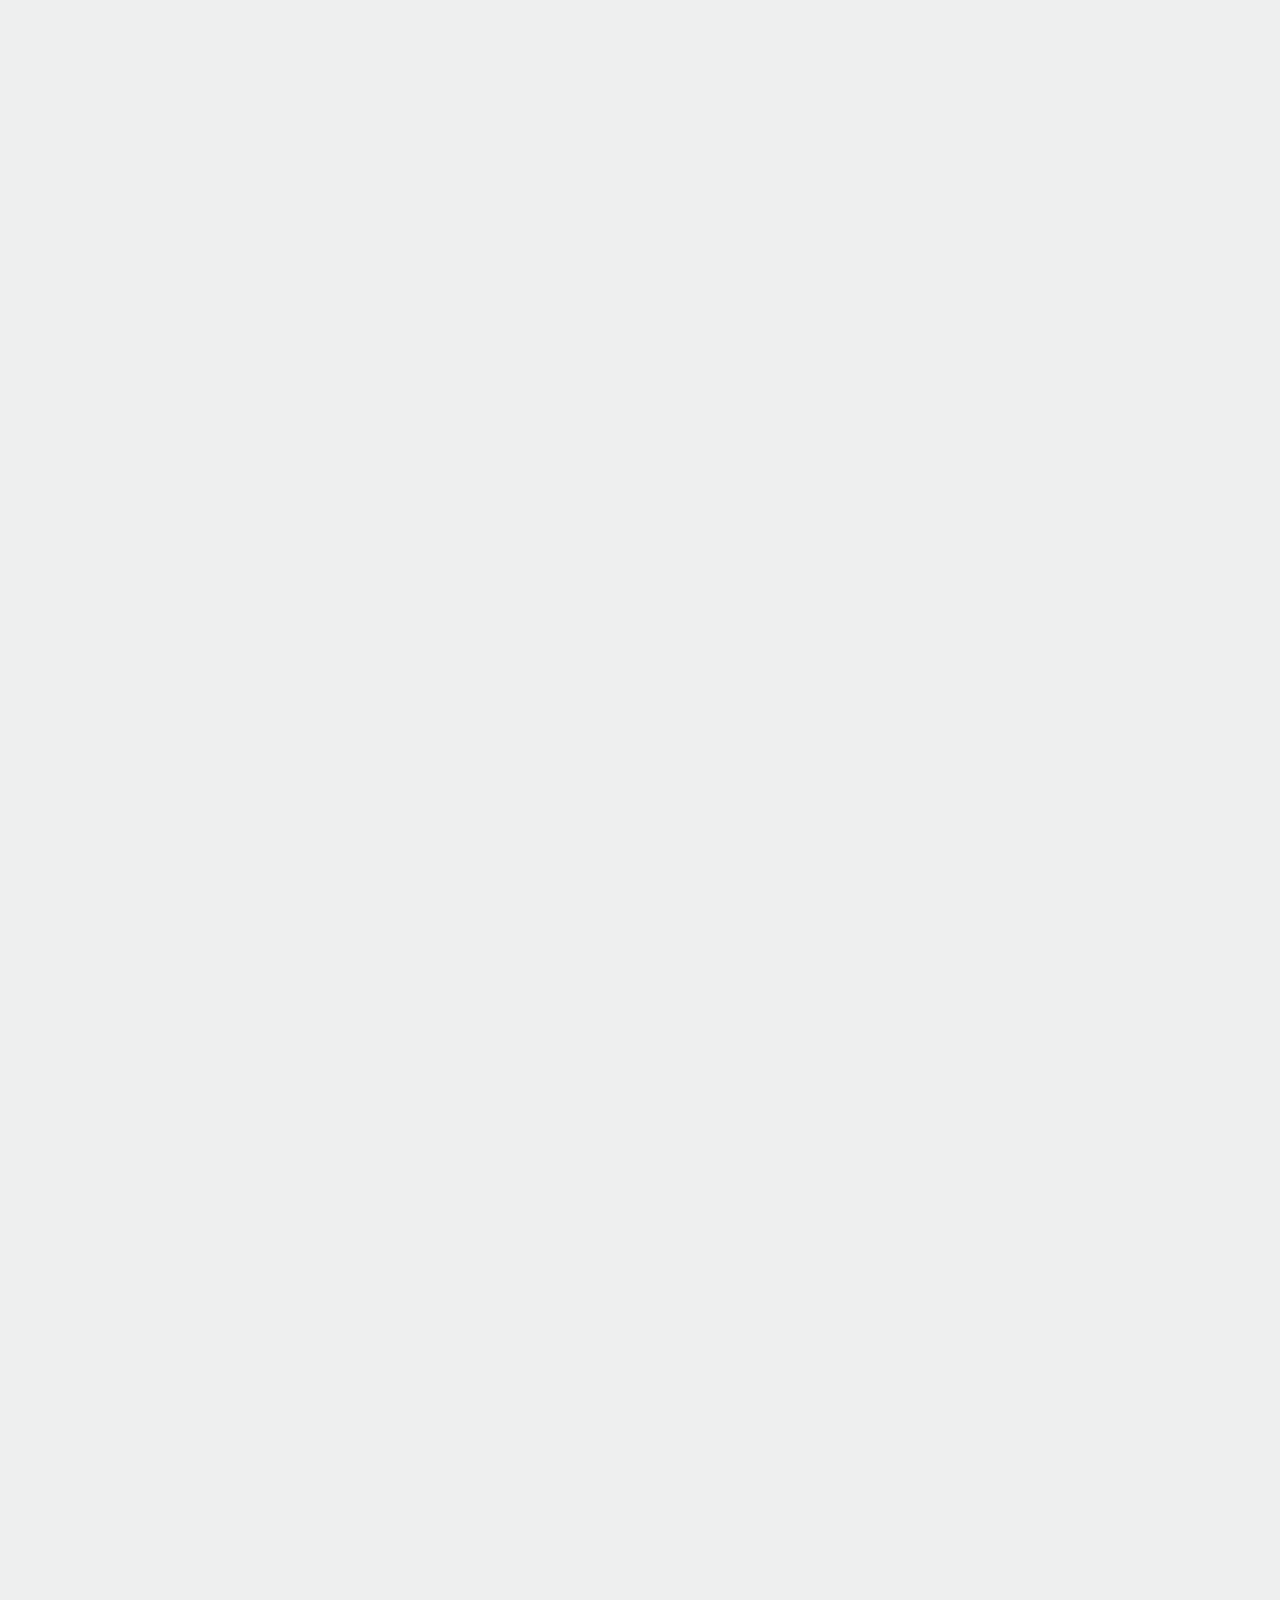
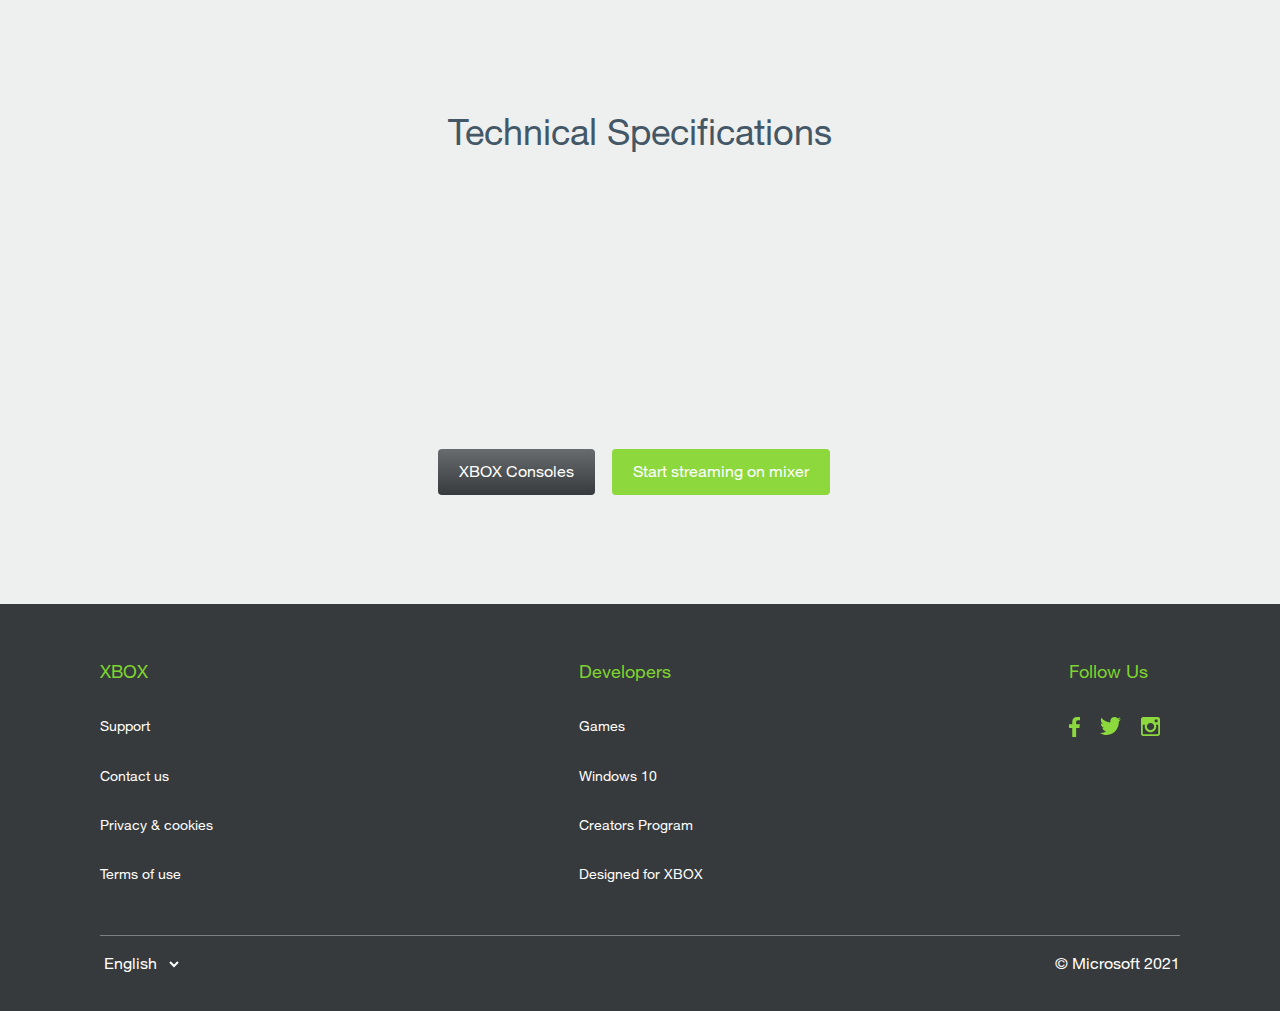
<file: games_pages/destiny-2.html>
<!DOCTYPE html>
<html lang="en">
  <head>
    <meta charset="UTF-8" />
    <meta http-equiv="X-UA-Compatible" content="IE=edge" />
    <meta name="viewport" content="width=device-width, initial-scale=1.0" />
    <link rel="stylesheet" href="../css/games/game_style.css" />
    <link rel="icon" href="../img/logo.ico" type="image/x-icon" />
    <title>Destiny 2</title>
  </head>
  <body>
    <header class="nav">
      <div class="nav__bar">
        <a href="../index.html" class="nav__logo link">
          <img src="../img/logo.svg" alt="logo" class="logo" />
        </a>
        <div class="nav__li search">
          <input type="search" name="search" id="search" placeholder="Search" />
        </div>

        <nav class="nav__menu">
          <ul class="nav__ul">
            <li class="nav__li">
              <a data-goto=".games" href="#" class="nav__link link">Games</a>
              <img src="../img/arrow.svg" alt="arrow" class="arrow" />
              <ul class="nav__animation">
                <li>
                  <a href="call-of-duty.html">Call of Duty: WWII</a>
                </li>
                <li><a href="destiny-2.html">Destiny 2</a></li>
                <li><a href="steep.html">STEEP</a></li>
                <li>
                  <a href="forza-motosport-7.html">Forza Motorsport 7</a>
                </li>
                <li>
                  <a href="AC-bf.html">Assasins`s Creed: Black Flag</a>
                </li>
                <li><a href="gta-5.html">GTA V</a></li>
                <li><a href="tomb-raider.html">Tomb Raider</a></li>
                <li><a href="WD-2.html">Watch Dogs 2</a></li>
                <li>
                  <a href="need-for-speed.html">Need For Speed: Payback</a>
                </li>
              </ul>
            </li>
            <li class="nav__li">
              <a data-goto=".design-lab" href="#" class="nav__link link"
                >Consoles</a
              >
              <img src="../img/arrow.svg" alt="arrow" class="arrow" />
              <ul class="nav__animation">
                <li><a href="">XBOX SERIES X</a></li>
                <li><a href="">XBOX SERIES S</a></li>
                <li><a href="">XBOX ONE</a></li>
              </ul>
            </li>
            <li class="nav__li">
              <a href="#" class="nav__link link">Community</a>
            </li>
            <li class="nav__li">
              <input
                type="search"
                name="search"
                id="search"
                placeholder="Search"
              />
            </li>
            <li class="nav__li">
              <img src="../img/user.svg" alt="user" />
              <a href="" class="nav__link link">My XBOX</a>
              <img src="../img/arrow.svg" alt="arrow" class="arrow" />
              <ul class="nav__animation">
                <li><a href="">My account</a></li>
                <li><a href="">My games</a></li>
                <li><a href="">Game Pass</a></li>
                <li><a href="">Settings</a></li>
              </ul>
            </li>
          </ul>
        </nav>

        <div class="menu-burger__header">
          <span></span>
        </div>
      </div>
    </header>

    <div class="main">
      <img src="../img/games-img/destiny-2/bg.jpg" alt="destiny-2" />
      <div class="main__info">
        <h1>Destiny 2</h1>
        <p>Released on: 24/10/2017</p>
        <div class="main__link">
          <a href="" class="link">Order Now</a>
          <a href="" class="link">More Games</a>
        </div>
      </div>
    </div>

    <div class="details">
      <div class="details__info _anim-items _anim-no-hide">
        <h2>Destiny 2</h2>
        <p>
          Lorem ipsum dolor sit, amet consectetur adipisicing elit. Aliquam quae
          eveniet asperiores, perferendis tempore dolores numquam. Aliquid eaque
          dolores corrupti necessitatibus tempore consectetur sapiente ratione
          magni incidunt, architecto temporibus accusamus animi aliquam odit
          suscipit. Dignissimos animi reiciendis quis modi praesentium?
        </p>
        <div class="details__link">
          <span>
            <a href="" class="link chill">Order Now</a>
          </span>
          <span>
            <a href="" class="link chill">Technical Specifications</a>
          </span>
        </div>
      </div>
      <div class="details__video _anim-items _anim-no-hide">
        <iframe
          width="890"
          height="562"
          src="https://www.youtube.com/embed/hdWkpbPTpmE"
          title="YouTube video player"
          frameborder="0"
          allow="accelerometer; autoplay; clipboard-write; encrypted-media; gyroscope; picture-in-picture"
          allowfullscreen
        ></iframe>
      </div>

      <div class="details__feature-1 _anim-items _anim-no-hide">
        <div class="details__info-1 info">
          <h2>Life Advice Looking Through A Window</h2>
          <p>
            Lorem ipsum, dolor sit amet consectetur adipisicing elit. Beatae
            quis dolorum, quasi commodi ex aliquid? Voluptas architecto itaque
            obcaecati ab dignissimos sit distinctio id delectus corporis!
            Architecto similique facilis error debitis, placeat ducimus fuga
            minus eos consectetur illo molestias voluptas numquam libero!
            Quaerat deleniti vero ut voluptate alias. Recusandae,
            exercitationem.
          </p>
        </div>
        <div class="details__img">
          <img src="../img/games-img/destiny-2/art-1.jpg" alt="games-art" />
        </div>
      </div>

      <div class="details__feature-2 _anim-items _anim-no-hide">
        <div class="details__img">
          <img src="../img/games-img/destiny-2/art-2.jpg" alt="games-art" />
        </div>
        <div class="details__info-2 info">
          <h2>The Best Answers</h2>
          <p>
            Lorem ipsum, dolor sit amet consectetur adipisicing elit. Beatae
            quis dolorum, quasi commodi ex aliquid? Voluptas architecto itaque
            obcaecati ab dignissimos sit distinctio id delectus corporis!
            Architecto similique facilis error debitis, placeat ducimus fuga
            minus eos consectetur illo molestias voluptas numquam libero!
            Quaerat deleniti vero ut voluptate alias. Recusandae,
            exercitationem.
          </p>
        </div>
      </div>

      <div class="details__specifications">
        <h2>Technical Specifications</h2>
        <div class="details__par">
          <p class="_anim-items _anim-no-hide">
            Computer Hardware Desktops And Notebooks And Handhelds Oh My
          </p>
          <p class="_anim-items _anim-no-hide">
            For Women Only Your Computer Usage Could Cost You Your Job
          </p>
          <p class="_anim-items _anim-no-hide">
            Party Jokes Startling But Unnecessary
          </p>
          <p class="_anim-items _anim-no-hide">
            Microsoft Patch Management For Home Users
          </p>
          <p class="_anim-items _anim-no-hide">
            Going Wireless With Your Headphones
          </p>
          <p class="_anim-items _anim-no-hide">
            Get The Boot A Birds Eye Look Into Mcse Boot Camps
          </p>
        </div>

        <div class="details__link second">
          <span>
            <a href="" class="link chill">XBOX Consoles</a>
          </span>
          <span>
            <a href="" class="link chill">Start streaming on mixer</a>
          </span>
        </div>
      </div>
    </div>

    <footer class="xbox">
      <div class="xbox__nav">
        <div class="xbox__nav-1">
          <h3>XBOX</h3>
          <ul>
            <li>
              <a href="">Support</a>
            </li>
            <li>
              <a href="">Contact us</a>
            </li>
            <li>
              <a href="">Privacy & cookies</a>
            </li>
            <li>
              <a href="">Terms of use</a>
            </li>
          </ul>
        </div>
        <div class="xbox__nav-2">
          <h3>Developers</h3>
          <ul>
            <li>
              <a href="#">Games</a>
            </li>
            <li>
              <a
                href="https://www.microsoft.com/ru-ru/software-download/windows10"
                >Windows 10</a
              >
            </li>
            <li>
              <a href="#">Creators Program</a>
            </li>
            <li>
              <a href="#">Designed for XBOX</a>
            </li>
          </ul>
        </div>
        <div class="xbox__contact">
          <h3>Follow Us</h3>
          <ul>
            <li>
              <a href="https://www.facebook.com/xbox"
                ><img src="../img/ico_1.svg" alt="Facebook"
              /></a>
            </li>
            <li>
              <a href="https://twitter.com/xbox"
                ><img src="../img/ico_2.svg" alt="Twitter"
              /></a>
            </li>
            <li>
              <a href="https://www.instagram.com/xbox"
                ><img src="../img/ico_3.svg" alt="Instagram"
              /></a>
            </li>
          </ul>
        </div>
      </div>
      <div class="xbox__foot">
        <select name="languge" id="languge">
          <option value="eng">English</option>
          <option value="ru">Русский</option>
        </select>
        <p>© Microsoft 2021</p>
      </div>
    </footer>
    <script src="../JS/game.js"></script>
  </body>
</html>
</file>
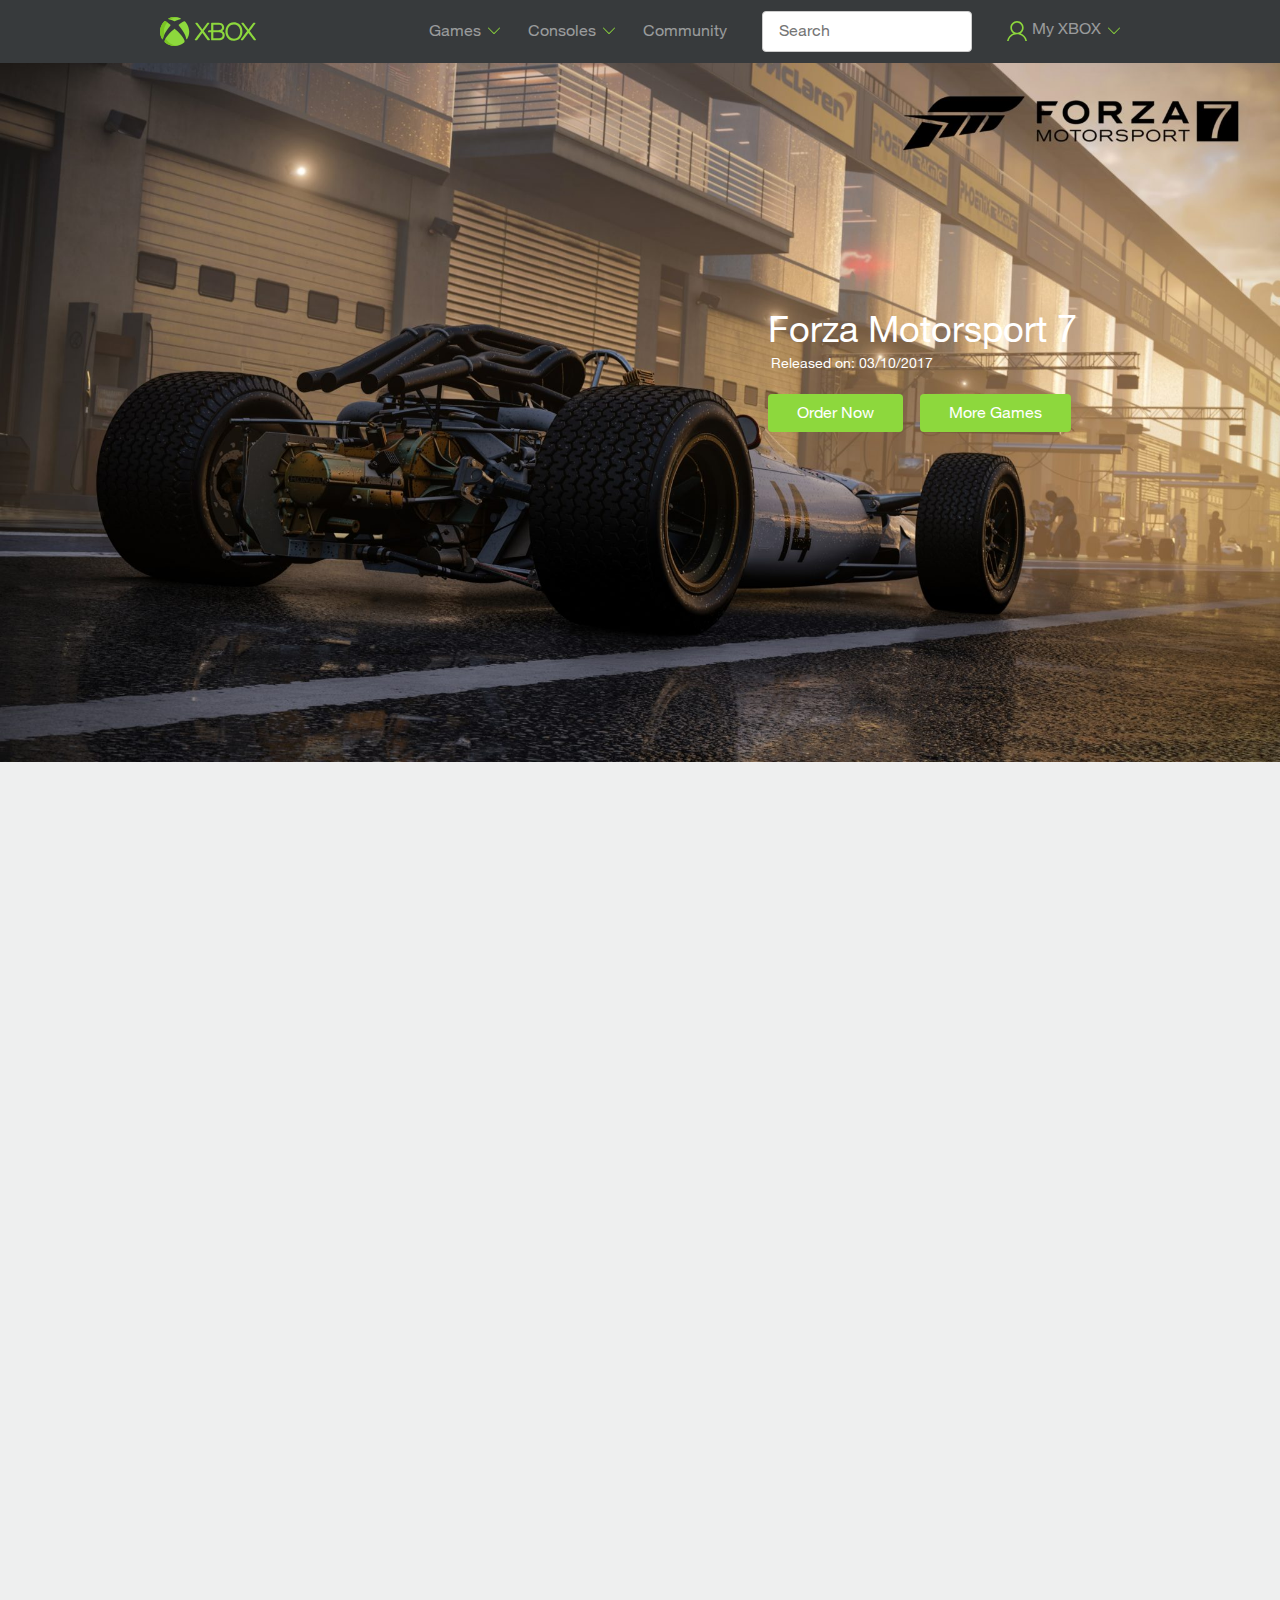
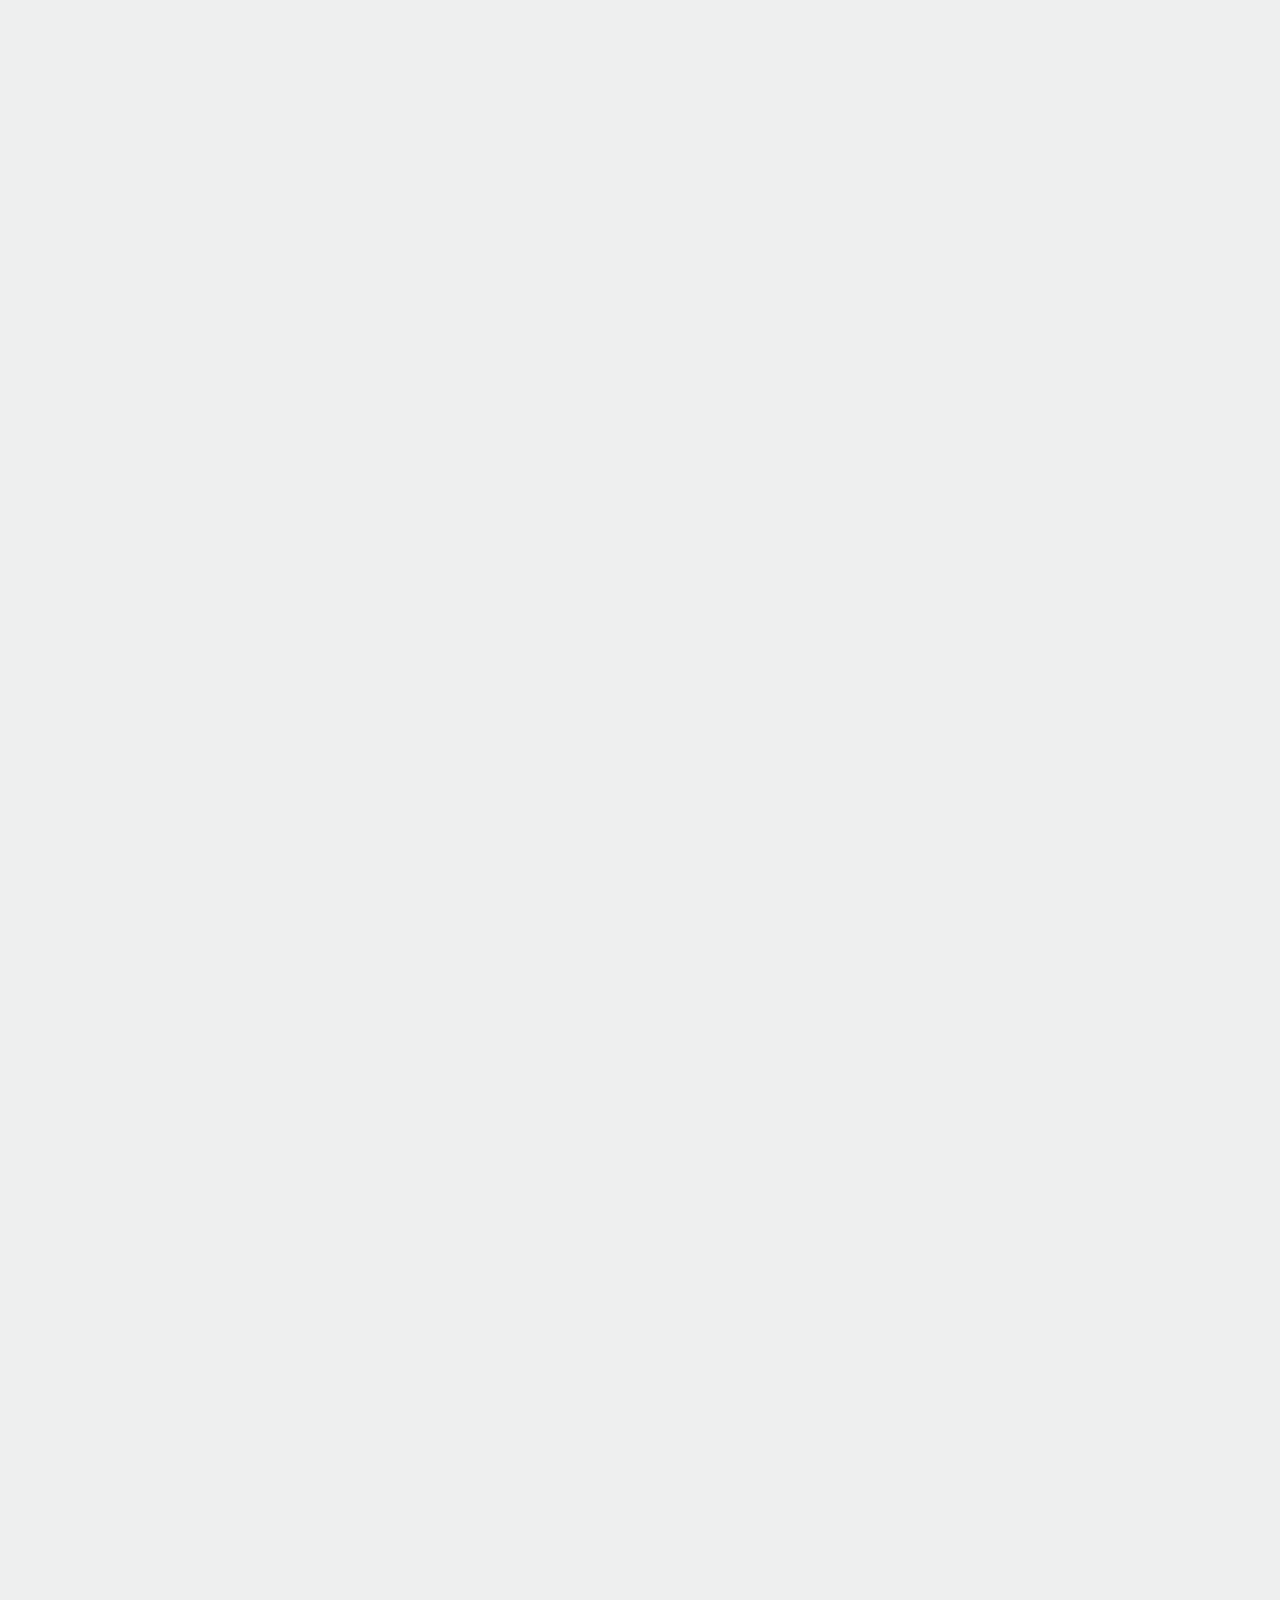
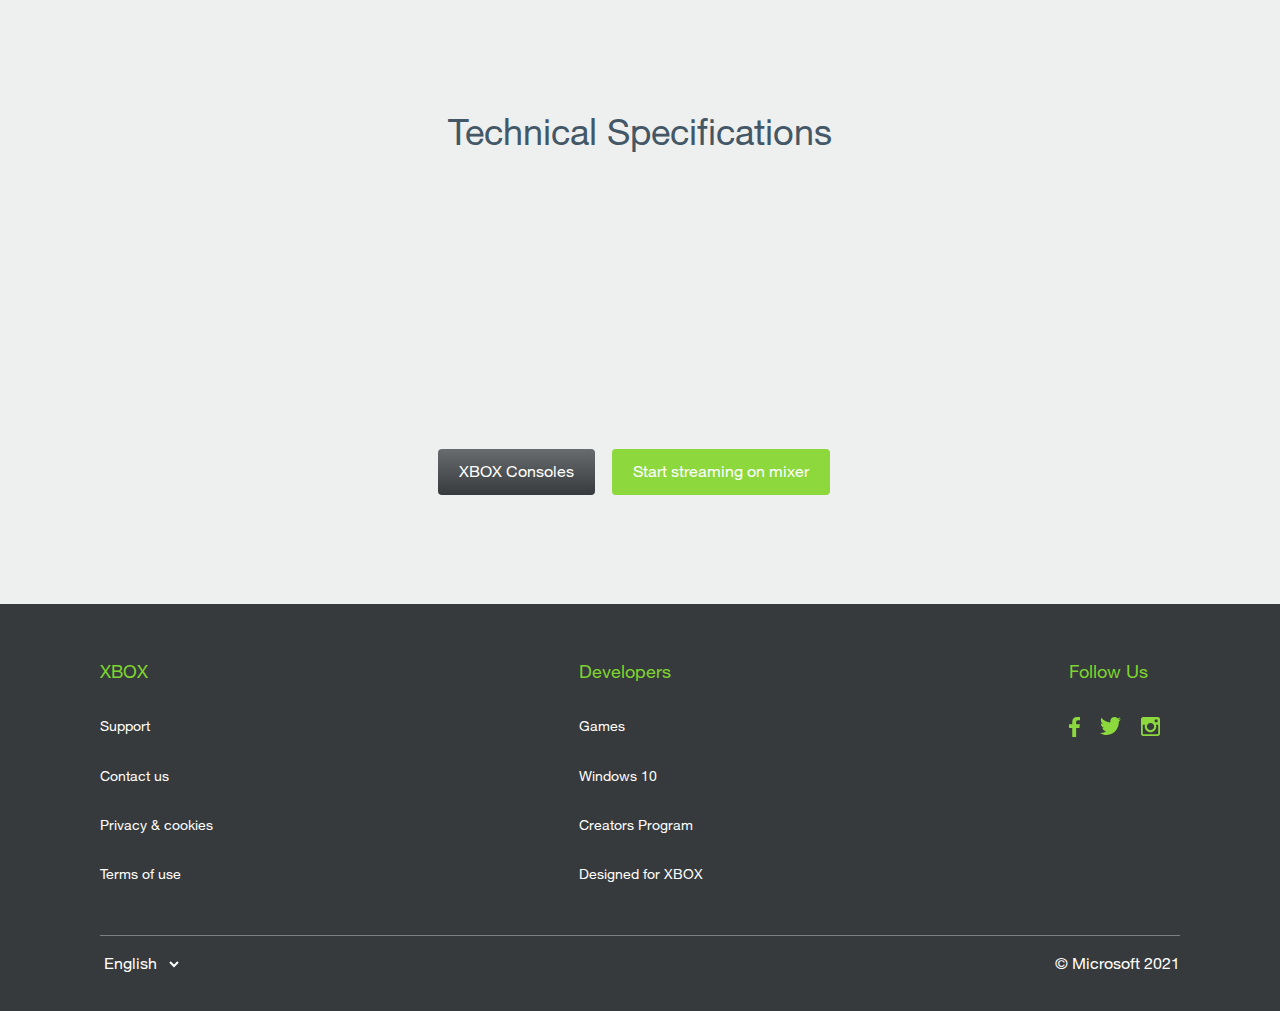
<file: games_pages/forza-motosport-7.html>
<!DOCTYPE html>
<html lang="en">
  <head>
    <meta charset="UTF-8" />
    <meta http-equiv="X-UA-Compatible" content="IE=edge" />
    <meta name="viewport" content="width=device-width, initial-scale=1.0" />
    <link rel="stylesheet" href="../css/games/game_style.css" />
    <link rel="icon" href="../img/logo.ico" type="image/x-icon" />
    <title>Forza Motorsport 7</title>
  </head>
  <body>
    <header class="nav">
      <div class="nav__bar">
        <a href="../index.html" class="nav__logo link">
          <img src="../img/logo.svg" alt="logo" class="logo" />
        </a>
        <div class="nav__li search">
          <input type="search" name="search" id="search" placeholder="Search" />
        </div>

        <nav class="nav__menu">
          <ul class="nav__ul">
            <li class="nav__li">
              <a data-goto=".games" href="#" class="nav__link link">Games</a>
              <img src="../img/arrow.svg" alt="arrow" class="arrow" />
              <ul class="nav__animation">
                <li>
                  <a href="call-of-duty.html">Call of Duty: WWII</a>
                </li>
                <li><a href="destiny-2.html">Destiny 2</a></li>
                <li><a href="steep.html">STEEP</a></li>
                <li>
                  <a href="forza-motosport-7.html">Forza Motorsport 7</a>
                </li>
                <li>
                  <a href="AC-bf.html">Assasins`s Creed: Black Flag</a>
                </li>
                <li><a href="gta-5.html">GTA V</a></li>
                <li><a href="tomb-raider.html">Tomb Raider</a></li>
                <li><a href="WD-2.html">Watch Dogs 2</a></li>
                <li>
                  <a href="need-for-speed.html">Need For Speed: Payback</a>
                </li>
              </ul>
            </li>
            <li class="nav__li">
              <a data-goto=".design-lab" href="#" class="nav__link link"
                >Consoles</a
              >
              <img src="../img/arrow.svg" alt="arrow" class="arrow" />
              <ul class="nav__animation">
                <li><a href="">XBOX SERIES X</a></li>
                <li><a href="">XBOX SERIES S</a></li>
                <li><a href="">XBOX ONE</a></li>
              </ul>
            </li>
            <li class="nav__li">
              <a href="#" class="nav__link link">Community</a>
            </li>
            <li class="nav__li">
              <input
                type="search"
                name="search"
                id="search"
                placeholder="Search"
              />
            </li>
            <li class="nav__li">
              <img src="../img/user.svg" alt="user" />
              <a href="" class="nav__link link">My XBOX</a>
              <img src="../img/arrow.svg" alt="arrow" class="arrow" />
              <ul class="nav__animation">
                <li><a href="">My account</a></li>
                <li><a href="">My games</a></li>
                <li><a href="">Game Pass</a></li>
                <li><a href="">Settings</a></li>
              </ul>
            </li>
          </ul>
        </nav>

        <div class="menu-burger__header">
          <span></span>
        </div>
      </div>
    </header>

    <div class="main">
      <img src="../img/games-img/forza-ms-7/bg.jpg" alt="forza-ms-7" />
      <div class="main__info">
        <h1>Forza Motorsport 7</h1>
        <p>Released on: 03/10/2017</p>
        <div class="main__link">
          <a href="" class="link">Order Now</a>
          <a href="" class="link">More Games</a>
        </div>
      </div>
    </div>

    <div class="details">
      <div class="details__info _anim-items _anim-no-hide">
        <h2>Forza Motorsport 7</h2>
        <p>
          Lorem ipsum dolor sit, amet consectetur adipisicing elit. Aliquam quae
          eveniet asperiores, perferendis tempore dolores numquam. Aliquid eaque
          dolores corrupti necessitatibus tempore consectetur sapiente ratione
          magni incidunt, architecto temporibus accusamus animi aliquam odit
          suscipit. Dignissimos animi reiciendis quis modi praesentium?
        </p>
        <div class="details__link">
          <span>
            <a href="" class="link chill">Order Now</a>
          </span>
          <span>
            <a href="" class="link chill">Technical Specifications</a>
          </span>
        </div>
      </div>
      <div class="details__video _anim-items _anim-no-hide">
        <iframe
          width="890"
          height="562"
          src="https://www.youtube.com/embed/_Qv3LU8KPjU"
          title="YouTube video player"
          frameborder="0"
          allow="accelerometer; autoplay; clipboard-write; encrypted-media; gyroscope; picture-in-picture"
          allowfullscreen
        ></iframe>
      </div>

      <div class="details__feature-1 _anim-items _anim-no-hide">
        <div class="details__info-1 info">
          <h2>Life Advice Looking Through A Window</h2>
          <p>
            Lorem ipsum, dolor sit amet consectetur adipisicing elit. Beatae
            quis dolorum, quasi commodi ex aliquid? Voluptas architecto itaque
            obcaecati ab dignissimos sit distinctio id delectus corporis!
            Architecto similique facilis error debitis, placeat ducimus fuga
            minus eos consectetur illo molestias voluptas numquam libero!
            Quaerat deleniti vero ut voluptate alias. Recusandae,
            exercitationem.
          </p>
        </div>
        <div class="details__img">
          <img src="../img/games-img/forza-ms-7/art-1.jpg" alt="games-art" />
        </div>
      </div>

      <div class="details__feature-2 _anim-items _anim-no-hide">
        <div class="details__img">
          <img src="../img/games-img/forza-ms-7/art-2.jpg" alt="games-art" />
        </div>
        <div class="details__info-2 info">
          <h2>The Best Answers</h2>
          <p>
            Lorem ipsum, dolor sit amet consectetur adipisicing elit. Beatae
            quis dolorum, quasi commodi ex aliquid? Voluptas architecto itaque
            obcaecati ab dignissimos sit distinctio id delectus corporis!
            Architecto similique facilis error debitis, placeat ducimus fuga
            minus eos consectetur illo molestias voluptas numquam libero!
            Quaerat deleniti vero ut voluptate alias. Recusandae,
            exercitationem.
          </p>
        </div>
      </div>

      <div class="details__specifications">
        <h2>Technical Specifications</h2>
        <div class="details__par">
          <p class="_anim-items _anim-no-hide">
            Computer Hardware Desktops And Notebooks And Handhelds Oh My
          </p>
          <p class="_anim-items _anim-no-hide">
            For Women Only Your Computer Usage Could Cost You Your Job
          </p>
          <p class="_anim-items _anim-no-hide">
            Party Jokes Startling But Unnecessary
          </p>
          <p class="_anim-items _anim-no-hide">
            Microsoft Patch Management For Home Users
          </p>
          <p class="_anim-items _anim-no-hide">
            Going Wireless With Your Headphones
          </p>
          <p class="_anim-items _anim-no-hide">
            Get The Boot A Birds Eye Look Into Mcse Boot Camps
          </p>
        </div>

        <div class="details__link second">
          <span>
            <a href="" class="link chill">XBOX Consoles</a>
          </span>
          <span>
            <a href="" class="link chill">Start streaming on mixer</a>
          </span>
        </div>
      </div>
    </div>

    <footer class="xbox">
      <div class="xbox__nav">
        <div class="xbox__nav-1">
          <h3>XBOX</h3>
          <ul>
            <li>
              <a href="">Support</a>
            </li>
            <li>
              <a href="">Contact us</a>
            </li>
            <li>
              <a href="">Privacy & cookies</a>
            </li>
            <li>
              <a href="">Terms of use</a>
            </li>
          </ul>
        </div>
        <div class="xbox__nav-2">
          <h3>Developers</h3>
          <ul>
            <li>
              <a href="#">Games</a>
            </li>
            <li>
              <a
                href="https://www.microsoft.com/ru-ru/software-download/windows10"
                >Windows 10</a
              >
            </li>
            <li>
              <a href="#">Creators Program</a>
            </li>
            <li>
              <a href="#">Designed for XBOX</a>
            </li>
          </ul>
        </div>
        <div class="xbox__contact">
          <h3>Follow Us</h3>
          <ul>
            <li>
              <a href="https://www.facebook.com/xbox"
                ><img src="../img/ico_1.svg" alt="Facebook"
              /></a>
            </li>
            <li>
              <a href="https://twitter.com/xbox"
                ><img src="../img/ico_2.svg" alt="Twitter"
              /></a>
            </li>
            <li>
              <a href="https://www.instagram.com/xbox"
                ><img src="../img/ico_3.svg" alt="Instagram"
              /></a>
            </li>
          </ul>
        </div>
      </div>
      <div class="xbox__foot">
        <select name="languge" id="languge">
          <option value="eng">English</option>
          <option value="ru">Русский</option>
        </select>
        <p>© Microsoft 2021</p>
      </div>
    </footer>
    <script src="../JS/game.js"></script>
  </body>
</html>
</file>
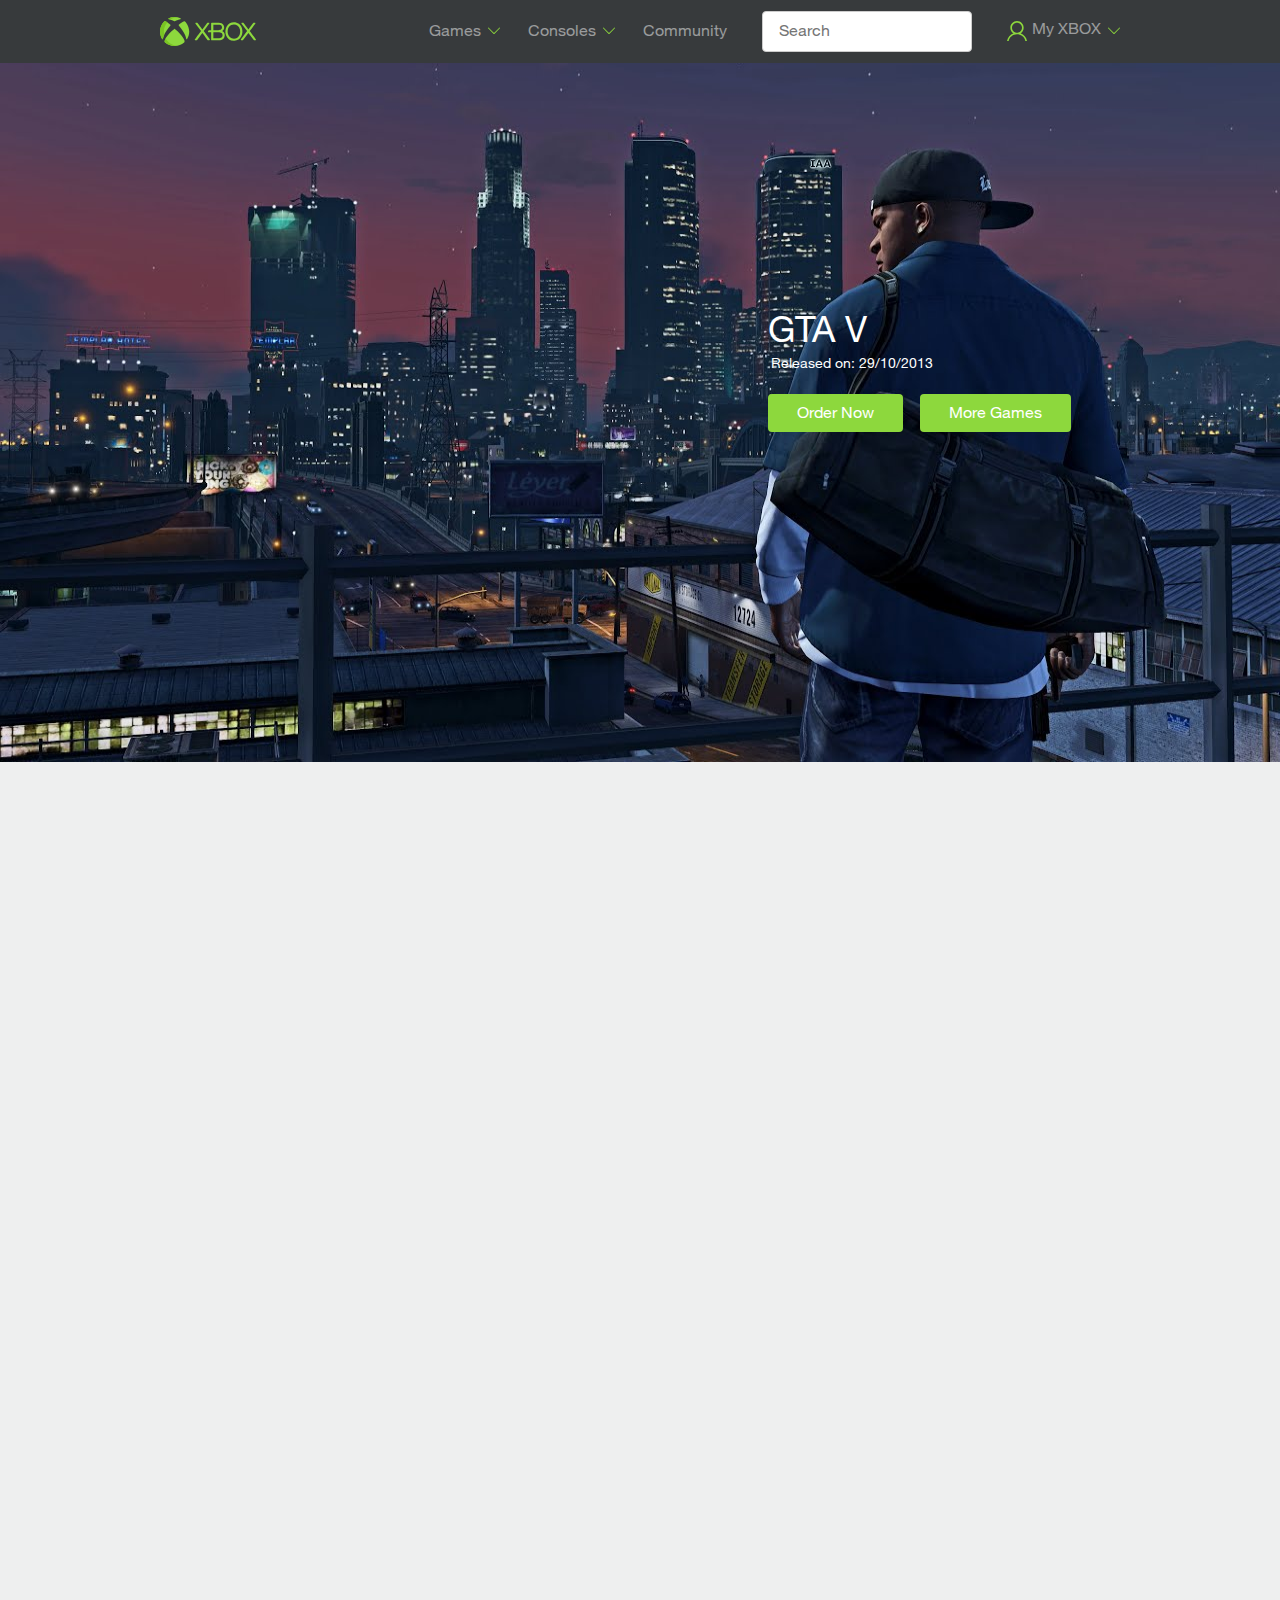
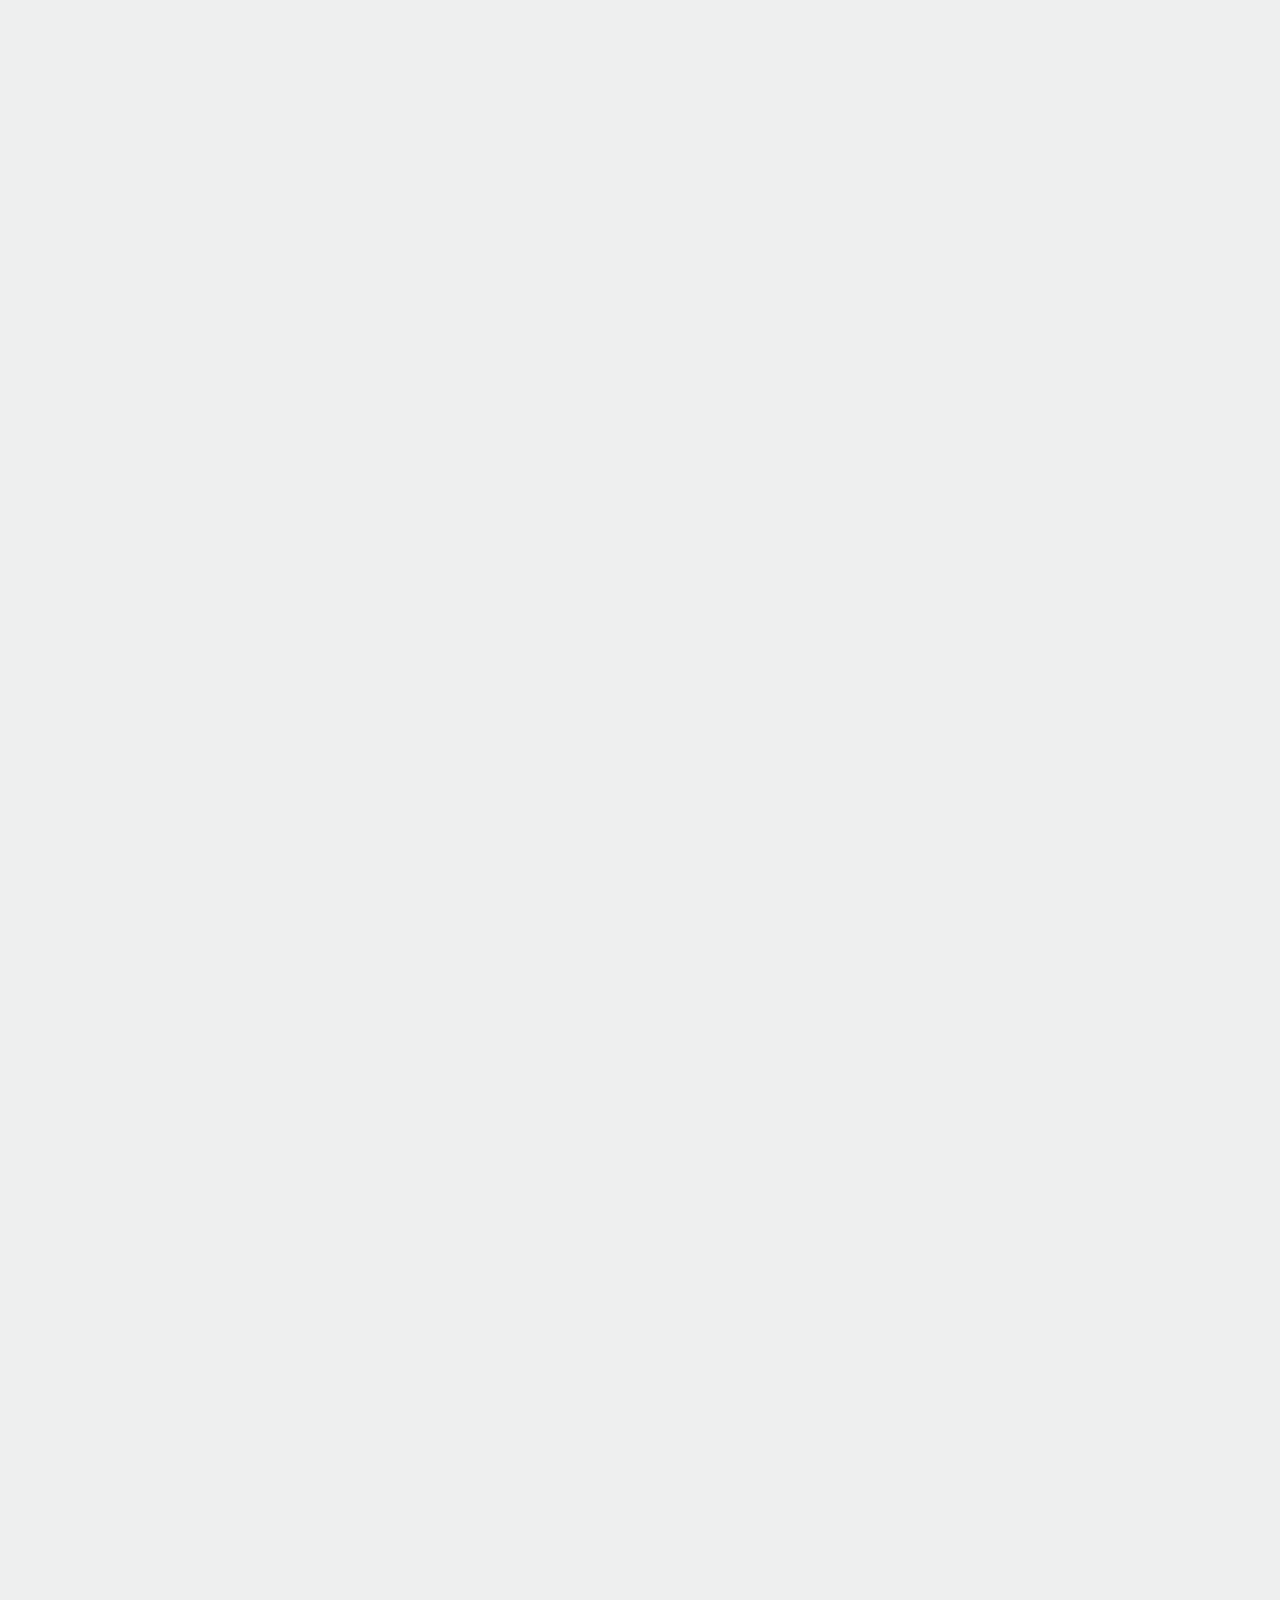
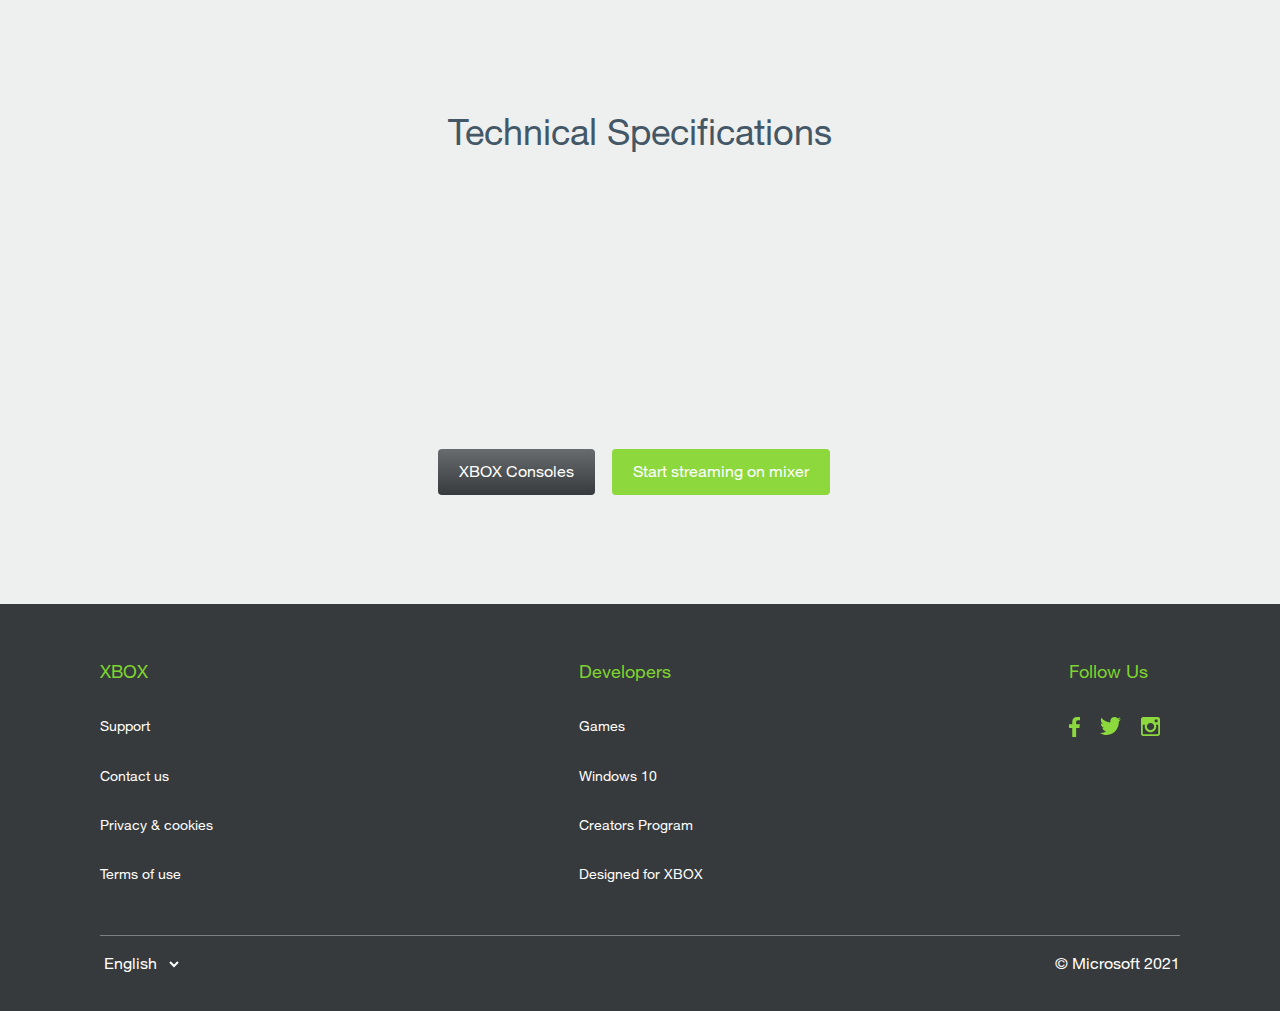
<file: games_pages/gta-5.html>
<!DOCTYPE html>
<html lang="en">
  <head>
    <meta charset="UTF-8" />
    <meta http-equiv="X-UA-Compatible" content="IE=edge" />
    <meta name="viewport" content="width=device-width, initial-scale=1.0" />
    <link rel="stylesheet" href="../css/games/game_style.css" />
    <link rel="icon" href="../img/logo.ico" type="image/x-icon" />
    <title>GTA V</title>
  </head>
  <body>
    <header class="nav">
      <div class="nav__bar">
        <a href="../index.html" class="nav__logo link">
          <img src="../img/logo.svg" alt="logo" class="logo" />
        </a>
        <div class="nav__li search">
          <input type="search" name="search" id="search" placeholder="Search" />
        </div>

        <nav class="nav__menu">
          <ul class="nav__ul">
            <li class="nav__li">
              <a data-goto=".games" href="#" class="nav__link link">Games</a>
              <img src="../img/arrow.svg" alt="arrow" class="arrow" />
              <ul class="nav__animation">
                <li>
                  <a href="call-of-duty.html">Call of Duty: WWII</a>
                </li>
                <li><a href="destiny-2.html">Destiny 2</a></li>
                <li><a href="steep.html">STEEP</a></li>
                <li>
                  <a href="forza-motosport-7.html">Forza Motorsport 7</a>
                </li>
                <li>
                  <a href="AC-bf.html">Assasins`s Creed: Black Flag</a>
                </li>
                <li><a href="gta-5.html">GTA V</a></li>
                <li><a href="tomb-raider.html">Tomb Raider</a></li>
                <li><a href="WD-2.html">Watch Dogs 2</a></li>
                <li>
                  <a href="need-for-speed.html">Need For Speed: Payback</a>
                </li>
              </ul>
            </li>
            <li class="nav__li">
              <a data-goto=".design-lab" href="#" class="nav__link link"
                >Consoles</a
              >
              <img src="../img/arrow.svg" alt="arrow" class="arrow" />
              <ul class="nav__animation">
                <li><a href="">XBOX SERIES X</a></li>
                <li><a href="">XBOX SERIES S</a></li>
                <li><a href="">XBOX ONE</a></li>
              </ul>
            </li>
            <li class="nav__li">
              <a href="#" class="nav__link link">Community</a>
            </li>
            <li class="nav__li">
              <input
                type="search"
                name="search"
                id="search"
                placeholder="Search"
              />
            </li>
            <li class="nav__li">
              <img src="../img/user.svg" alt="user" />
              <a href="" class="nav__link link">My XBOX</a>
              <img src="../img/arrow.svg" alt="arrow" class="arrow" />
              <ul class="nav__animation">
                <li><a href="">My account</a></li>
                <li><a href="">My games</a></li>
                <li><a href="">Game Pass</a></li>
                <li><a href="">Settings</a></li>
              </ul>
            </li>
          </ul>
        </nav>

        <div class="menu-burger__header">
          <span></span>
        </div>
      </div>
    </header>

    <div class="main">
      <img src="../img/games-img/gta-5/bg.jpg" alt="gta-5" />
      <div class="main__info">
        <h1>GTA V</h1>
        <p>Released on: 29/10/2013</p>
        <div class="main__link">
          <a href="" class="link">Order Now</a>
          <a href="" class="link">More Games</a>
        </div>
      </div>
    </div>

    <div class="details">
      <div class="details__info _anim-items _anim-no-hide">
        <h2>GTA V</h2>
        <p>
          Lorem ipsum dolor sit, amet consectetur adipisicing elit. Aliquam quae
          eveniet asperiores, perferendis tempore dolores numquam. Aliquid eaque
          dolores corrupti necessitatibus tempore consectetur sapiente ratione
          magni incidunt, architecto temporibus accusamus animi aliquam odit
          suscipit. Dignissimos animi reiciendis quis modi praesentium?
        </p>
        <div class="details__link">
          <span>
            <a href="" class="link chill">Order Now</a>
          </span>
          <span>
            <a href="" class="link chill">Technical Specifications</a>
          </span>
        </div>
      </div>
      <div class="details__video _anim-items _anim-no-hide">
        <iframe
          width="890"
          height="562"
          src="https://www.youtube.com/embed/QkkoHAzjnUs"
          title="YouTube video player"
          frameborder="0"
          allow="accelerometer; autoplay; clipboard-write; encrypted-media; gyroscope; picture-in-picture"
          allowfullscreen
        ></iframe>
      </div>

      <div class="details__feature-1 _anim-items _anim-no-hide">
        <div class="details__info-1 info">
          <h2>Life Advice Looking Through A Window</h2>
          <p>
            Lorem ipsum, dolor sit amet consectetur adipisicing elit. Beatae
            quis dolorum, quasi commodi ex aliquid? Voluptas architecto itaque
            obcaecati ab dignissimos sit distinctio id delectus corporis!
            Architecto similique facilis error debitis, placeat ducimus fuga
            minus eos consectetur illo molestias voluptas numquam libero!
            Quaerat deleniti vero ut voluptate alias. Recusandae,
            exercitationem.
          </p>
        </div>
        <div class="details__img">
          <img src="../img/games-img/gta-5/art-1.jpg" alt="games-art" />
        </div>
      </div>

      <div class="details__feature-2 _anim-items _anim-no-hide">
        <div class="details__img">
          <img src="../img/games-img/gta-5/art-2.jpg" alt="games-art" />
        </div>
        <div class="details__info-2 info">
          <h2>The Best Answers</h2>
          <p>
            Lorem ipsum, dolor sit amet consectetur adipisicing elit. Beatae
            quis dolorum, quasi commodi ex aliquid? Voluptas architecto itaque
            obcaecati ab dignissimos sit distinctio id delectus corporis!
            Architecto similique facilis error debitis, placeat ducimus fuga
            minus eos consectetur illo molestias voluptas numquam libero!
            Quaerat deleniti vero ut voluptate alias. Recusandae,
            exercitationem.
          </p>
        </div>
      </div>

      <div class="details__specifications">
        <h2>Technical Specifications</h2>
        <div class="details__par">
          <p class="_anim-items _anim-no-hide">
            Computer Hardware Desktops And Notebooks And Handhelds Oh My
          </p>
          <p class="_anim-items _anim-no-hide">
            For Women Only Your Computer Usage Could Cost You Your Job
          </p>
          <p class="_anim-items _anim-no-hide">
            Party Jokes Startling But Unnecessary
          </p>
          <p class="_anim-items _anim-no-hide">
            Microsoft Patch Management For Home Users
          </p>
          <p class="_anim-items _anim-no-hide">
            Going Wireless With Your Headphones
          </p>
          <p class="_anim-items _anim-no-hide">
            Get The Boot A Birds Eye Look Into Mcse Boot Camps
          </p>
        </div>

        <div class="details__link second">
          <span>
            <a href="" class="link chill">XBOX Consoles</a>
          </span>
          <span>
            <a href="" class="link chill">Start streaming on mixer</a>
          </span>
        </div>
      </div>
    </div>

    <footer class="xbox">
      <div class="xbox__nav">
        <div class="xbox__nav-1">
          <h3>XBOX</h3>
          <ul>
            <li>
              <a href="">Support</a>
            </li>
            <li>
              <a href="">Contact us</a>
            </li>
            <li>
              <a href="">Privacy & cookies</a>
            </li>
            <li>
              <a href="">Terms of use</a>
            </li>
          </ul>
        </div>
        <div class="xbox__nav-2">
          <h3>Developers</h3>
          <ul>
            <li>
              <a href="#">Games</a>
            </li>
            <li>
              <a
                href="https://www.microsoft.com/ru-ru/software-download/windows10"
                >Windows 10</a
              >
            </li>
            <li>
              <a href="#">Creators Program</a>
            </li>
            <li>
              <a href="#">Designed for XBOX</a>
            </li>
          </ul>
        </div>
        <div class="xbox__contact">
          <h3>Follow Us</h3>
          <ul>
            <li>
              <a href="https://www.facebook.com/xbox"
                ><img src="../img/ico_1.svg" alt="Facebook"
              /></a>
            </li>
            <li>
              <a href="https://twitter.com/xbox"
                ><img src="../img/ico_2.svg" alt="Twitter"
              /></a>
            </li>
            <li>
              <a href="https://www.instagram.com/xbox"
                ><img src="../img/ico_3.svg" alt="Instagram"
              /></a>
            </li>
          </ul>
        </div>
      </div>
      <div class="xbox__foot">
        <select name="languge" id="languge">
          <option value="eng">English</option>
          <option value="ru">Русский</option>
        </select>
        <p>© Microsoft 2021</p>
      </div>
    </footer>
    <script src="../JS/game.js"></script>
  </body>
</html>
</file>
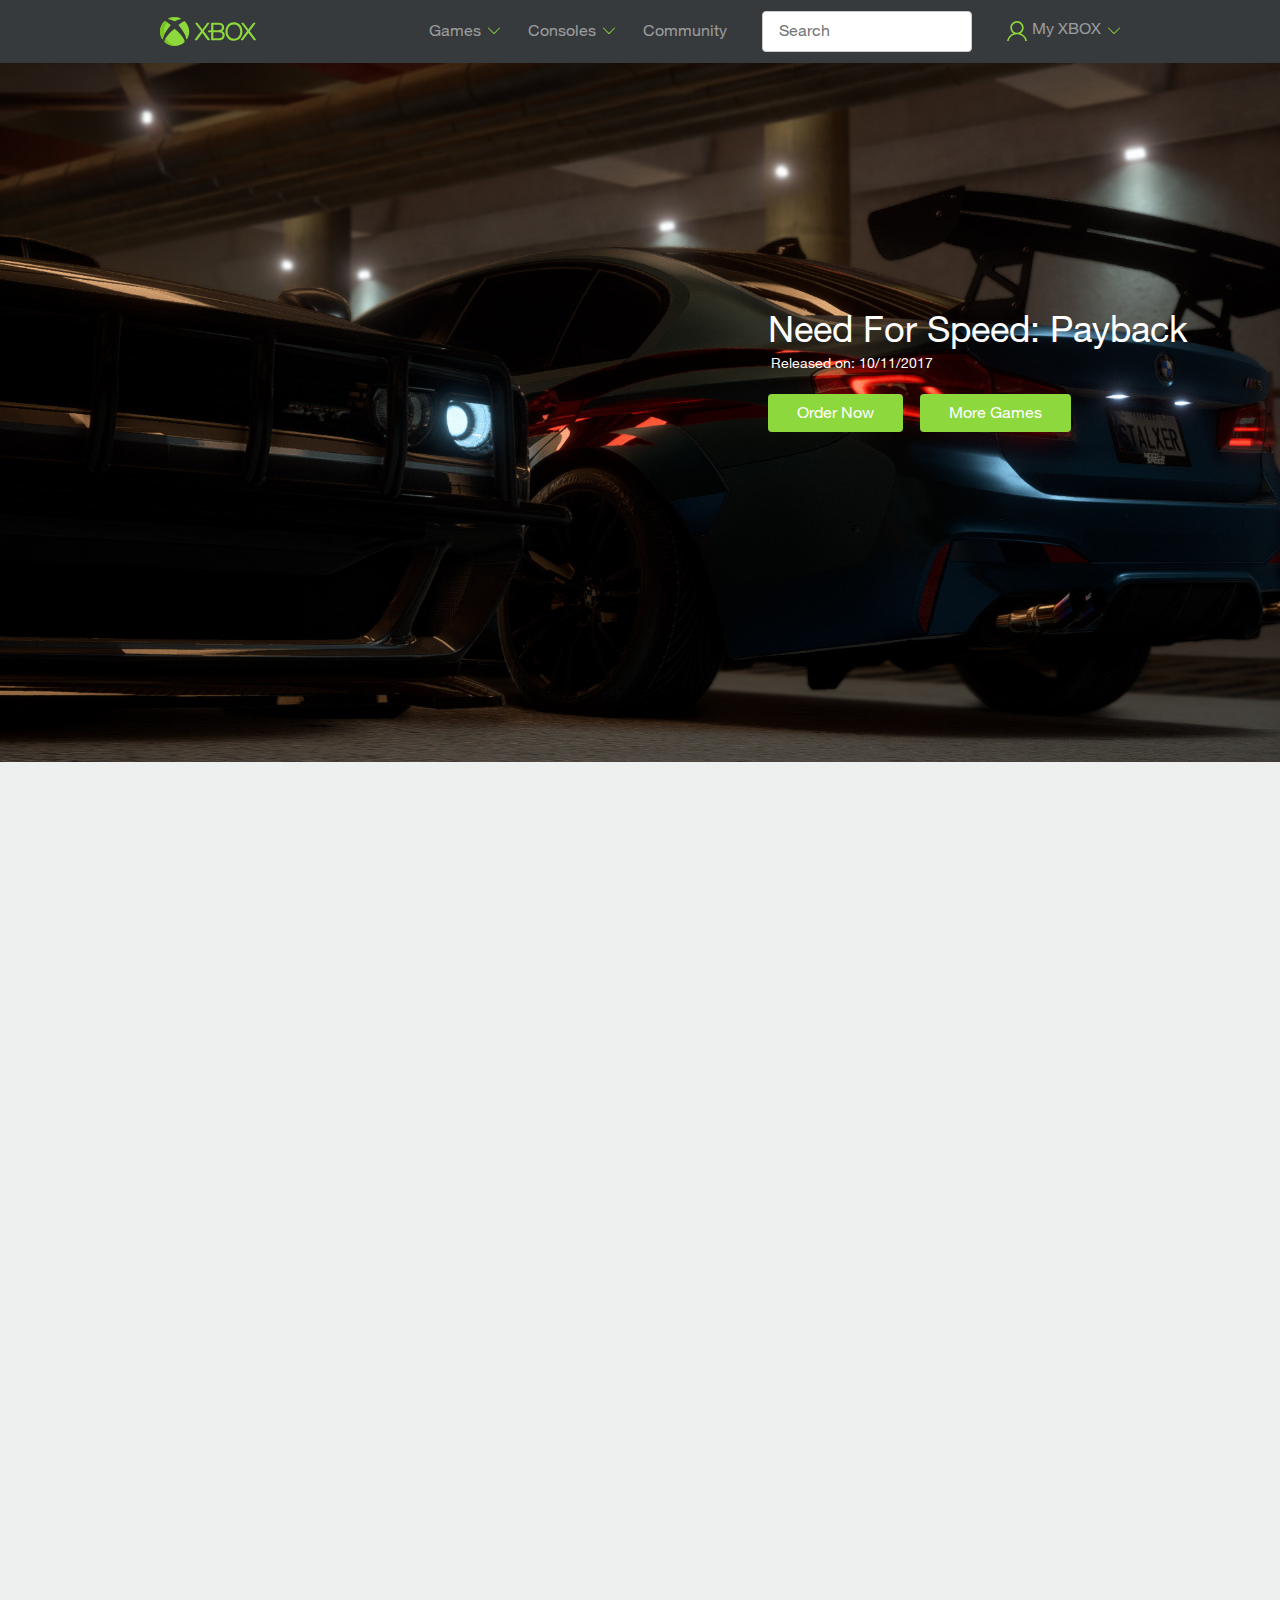
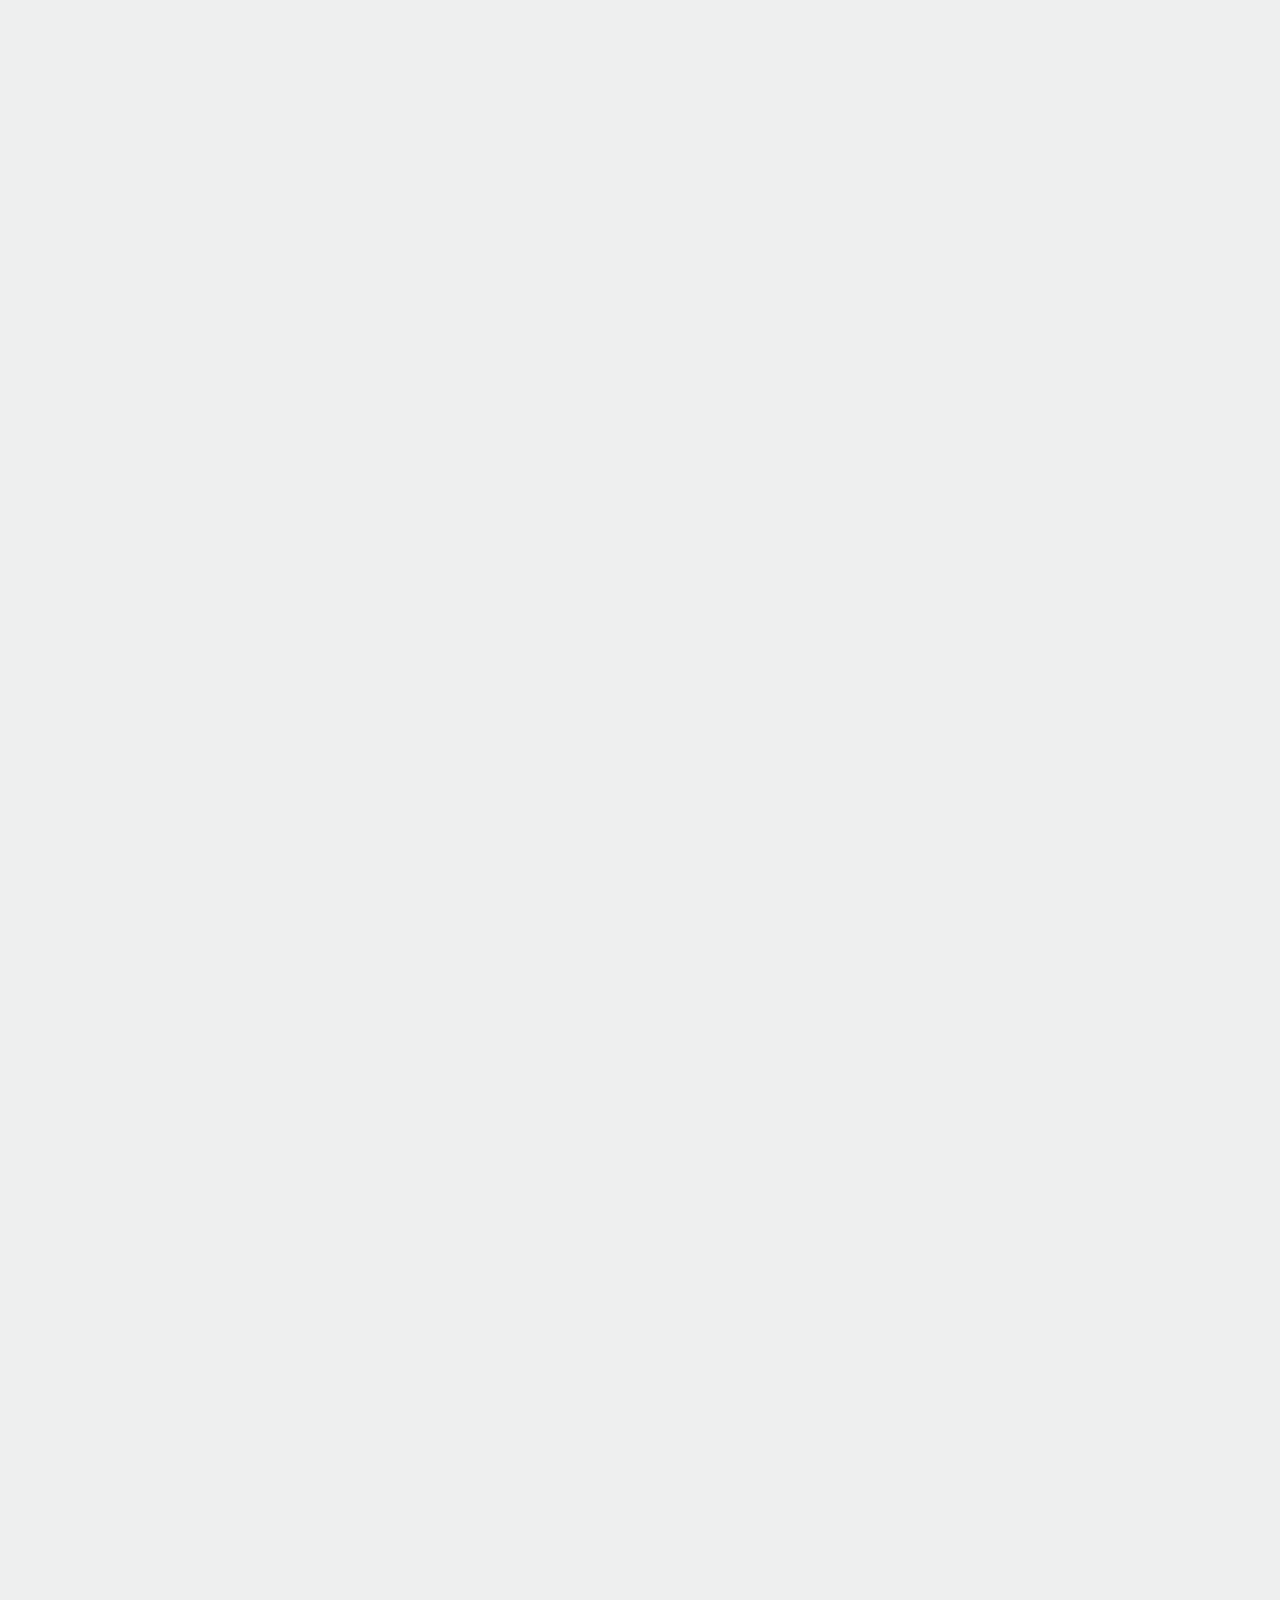
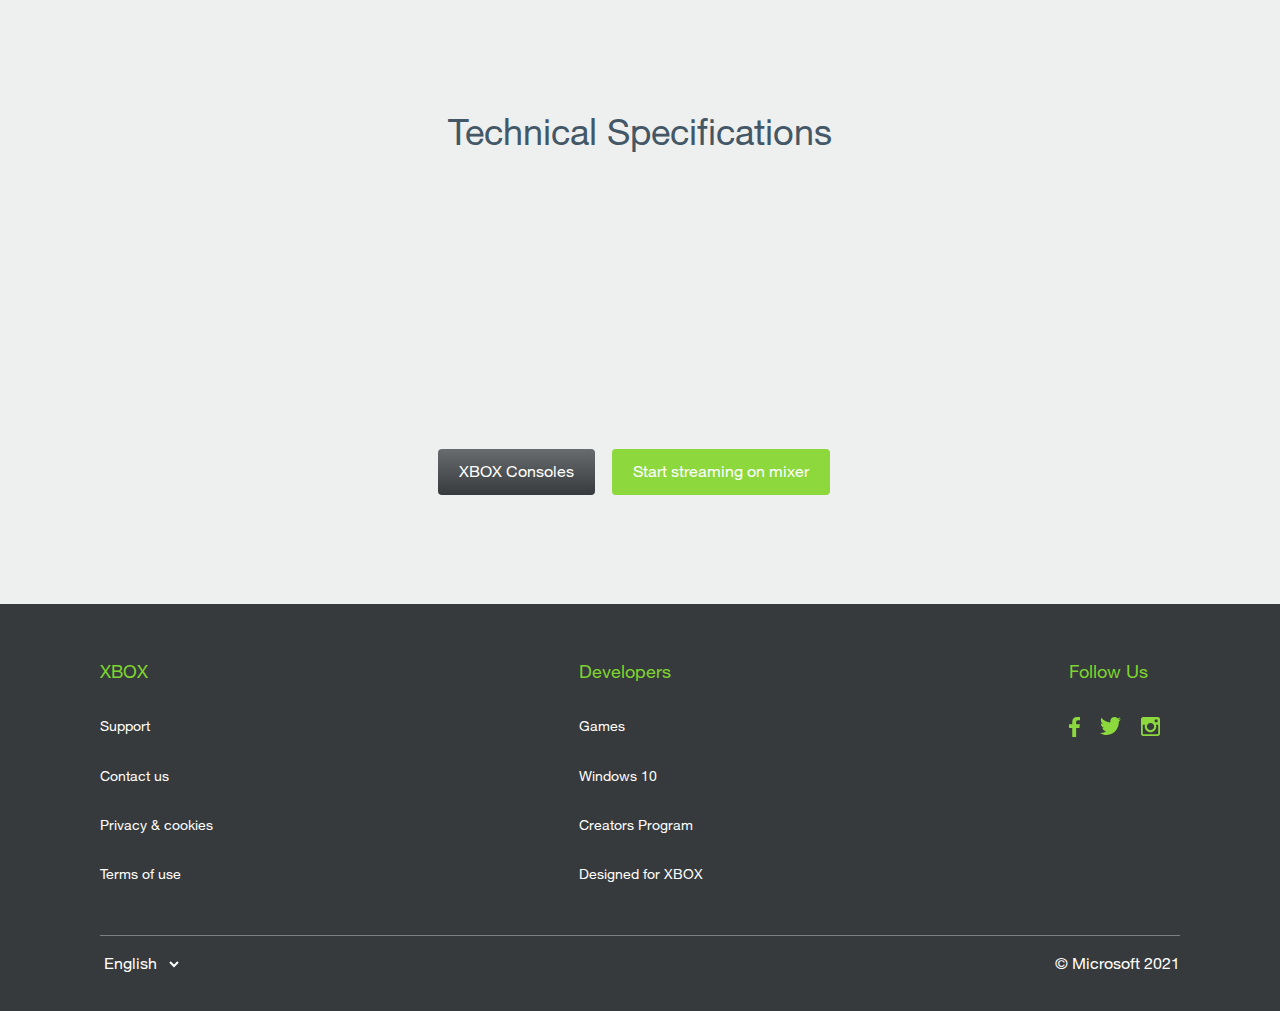
<file: games_pages/need-for-speed.html>
<!DOCTYPE html>
<html lang="en">
  <head>
    <meta charset="UTF-8" />
    <meta http-equiv="X-UA-Compatible" content="IE=edge" />
    <meta name="viewport" content="width=device-width, initial-scale=1.0" />
    <link rel="stylesheet" href="../css/games/game_style.css" />
    <link rel="icon" href="../img/logo.ico" type="image/x-icon" />
    <title>Need For Speed:Payback</title>
  </head>
  <body>
    <header class="nav">
      <div class="nav__bar">
        <a href="../index.html" class="nav__logo link">
          <img src="../img/logo.svg" alt="logo" class="logo" />
        </a>
        <div class="nav__li search">
          <input type="search" name="search" id="search" placeholder="Search" />
        </div>

        <nav class="nav__menu">
          <ul class="nav__ul">
            <li class="nav__li">
              <a data-goto=".games" href="#" class="nav__link link">Games</a>
              <img src="../img/arrow.svg" alt="arrow" class="arrow" />
              <ul class="nav__animation">
                <li>
                  <a href="call-of-duty.html">Call of Duty: WWII</a>
                </li>
                <li><a href="destiny-2.html">Destiny 2</a></li>
                <li><a href="steep.html">STEEP</a></li>
                <li>
                  <a href="forza-motosport-7.html">Forza Motorsport 7</a>
                </li>
                <li>
                  <a href="AC-bf.html">Assasins`s Creed: Black Flag</a>
                </li>
                <li><a href="gta-5.html">GTA V</a></li>
                <li><a href="tomb-raider.html">Tomb Raider</a></li>
                <li><a href="WD-2.html">Watch Dogs 2</a></li>
                <li>
                  <a href="need-for-speed.html">Need For Speed: Payback</a>
                </li>
              </ul>
            </li>
            <li class="nav__li">
              <a data-goto=".design-lab" href="#" class="nav__link link"
                >Consoles</a
              >
              <img src="../img/arrow.svg" alt="arrow" class="arrow" />
              <ul class="nav__animation">
                <li><a href="">XBOX SERIES X</a></li>
                <li><a href="">XBOX SERIES S</a></li>
                <li><a href="">XBOX ONE</a></li>
              </ul>
            </li>
            <li class="nav__li">
              <a href="#" class="nav__link link">Community</a>
            </li>
            <li class="nav__li">
              <input
                type="search"
                name="search"
                id="search"
                placeholder="Search"
              />
            </li>
            <li class="nav__li">
              <img src="../img/user.svg" alt="user" />
              <a href="" class="nav__link link">My XBOX</a>
              <img src="../img/arrow.svg" alt="arrow" class="arrow" />
              <ul class="nav__animation">
                <li><a href="">My account</a></li>
                <li><a href="">My games</a></li>
                <li><a href="">Game Pass</a></li>
                <li><a href="">Settings</a></li>
              </ul>
            </li>
          </ul>
        </nav>

        <div class="menu-burger__header">
          <span></span>
        </div>
      </div>
    </header>

    <div class="main">
      <img src="../img/games-img/NFS/bg.jpg" alt="NFS" />
      <div class="main__info">
        <h1>Need For Speed: Payback</h1>
        <p>Released on: 10/11/2017</p>
        <div class="main__link">
          <a href="" class="link">Order Now</a>
          <a href="" class="link">More Games</a>
        </div>
      </div>
    </div>

    <div class="details">
      <div class="details__info _anim-items _anim-no-hide">
        <h2>Need For Speed: Payback</h2>
        <p>
          Lorem ipsum dolor sit, amet consectetur adipisicing elit. Aliquam quae
          eveniet asperiores, perferendis tempore dolores numquam. Aliquid eaque
          dolores corrupti necessitatibus tempore consectetur sapiente ratione
          magni incidunt, architecto temporibus accusamus animi aliquam odit
          suscipit. Dignissimos animi reiciendis quis modi praesentium?
        </p>
        <div class="details__link">
          <span>
            <a href="" class="link chill">Order Now</a>
          </span>
          <span>
            <a href="" class="link chill">Technical Specifications</a>
          </span>
        </div>
      </div>
      <div class="details__video _anim-items _anim-no-hide">
        <iframe
          width="890"
          height="562"
          src="https://www.youtube.com/embed/K-5EdHZ0hBs"
          title="YouTube video player"
          frameborder="0"
          allow="accelerometer; autoplay; clipboard-write; encrypted-media; gyroscope; picture-in-picture"
          allowfullscreen
        ></iframe>
      </div>

      <div class="details__feature-1 _anim-items _anim-no-hide">
        <div class="details__info-1 info">
          <h2>Life Advice Looking Through A Window</h2>
          <p>
            Lorem ipsum, dolor sit amet consectetur adipisicing elit. Beatae
            quis dolorum, quasi commodi ex aliquid? Voluptas architecto itaque
            obcaecati ab dignissimos sit distinctio id delectus corporis!
            Architecto similique facilis error debitis, placeat ducimus fuga
            minus eos consectetur illo molestias voluptas numquam libero!
            Quaerat deleniti vero ut voluptate alias. Recusandae,
            exercitationem.
          </p>
        </div>
        <div class="details__img">
          <img src="../img/games-img/NFS/art-1.jpg" alt="games-art" />
        </div>
      </div>

      <div class="details__feature-2 _anim-items _anim-no-hide">
        <div class="details__img">
          <img src="../img/games-img/NFS/art-2.jpg" alt="games-art" />
        </div>
        <div class="details__info-2 info">
          <h2>The Best Answers</h2>
          <p>
            Lorem ipsum, dolor sit amet consectetur adipisicing elit. Beatae
            quis dolorum, quasi commodi ex aliquid? Voluptas architecto itaque
            obcaecati ab dignissimos sit distinctio id delectus corporis!
            Architecto similique facilis error debitis, placeat ducimus fuga
            minus eos consectetur illo molestias voluptas numquam libero!
            Quaerat deleniti vero ut voluptate alias. Recusandae,
            exercitationem.
          </p>
        </div>
      </div>

      <div class="details__specifications">
        <h2>Technical Specifications</h2>
        <div class="details__par">
          <p class="_anim-items _anim-no-hide">
            Computer Hardware Desktops And Notebooks And Handhelds Oh My
          </p>
          <p class="_anim-items _anim-no-hide">
            For Women Only Your Computer Usage Could Cost You Your Job
          </p>
          <p class="_anim-items _anim-no-hide">
            Party Jokes Startling But Unnecessary
          </p>
          <p class="_anim-items _anim-no-hide">
            Microsoft Patch Management For Home Users
          </p>
          <p class="_anim-items _anim-no-hide">
            Going Wireless With Your Headphones
          </p>
          <p class="_anim-items _anim-no-hide">
            Get The Boot A Birds Eye Look Into Mcse Boot Camps
          </p>
        </div>

        <div class="details__link second">
          <span>
            <a href="" class="link chill">XBOX Consoles</a>
          </span>
          <span>
            <a href="" class="link chill">Start streaming on mixer</a>
          </span>
        </div>
      </div>
    </div>

    <footer class="xbox">
      <div class="xbox__nav">
        <div class="xbox__nav-1">
          <h3>XBOX</h3>
          <ul>
            <li>
              <a href="">Support</a>
            </li>
            <li>
              <a href="">Contact us</a>
            </li>
            <li>
              <a href="">Privacy & cookies</a>
            </li>
            <li>
              <a href="">Terms of use</a>
            </li>
          </ul>
        </div>
        <div class="xbox__nav-2">
          <h3>Developers</h3>
          <ul>
            <li>
              <a href="#">Games</a>
            </li>
            <li>
              <a
                href="https://www.microsoft.com/ru-ru/software-download/windows10"
                >Windows 10</a
              >
            </li>
            <li>
              <a href="#">Creators Program</a>
            </li>
            <li>
              <a href="#">Designed for XBOX</a>
            </li>
          </ul>
        </div>
        <div class="xbox__contact">
          <h3>Follow Us</h3>
          <ul>
            <li>
              <a href="https://www.facebook.com/xbox"
                ><img src="../img/ico_1.svg" alt="Facebook"
              /></a>
            </li>
            <li>
              <a href="https://twitter.com/xbox"
                ><img src="../img/ico_2.svg" alt="Twitter"
              /></a>
            </li>
            <li>
              <a href="https://www.instagram.com/xbox"
                ><img src="../img/ico_3.svg" alt="Instagram"
              /></a>
            </li>
          </ul>
        </div>
      </div>
      <div class="xbox__foot">
        <select name="languge" id="languge">
          <option value="eng">English</option>
          <option value="ru">Русский</option>
        </select>
        <p>© Microsoft 2021</p>
      </div>
    </footer>
    <script src="../JS/game.js"></script>
  </body>
</html>
</file>
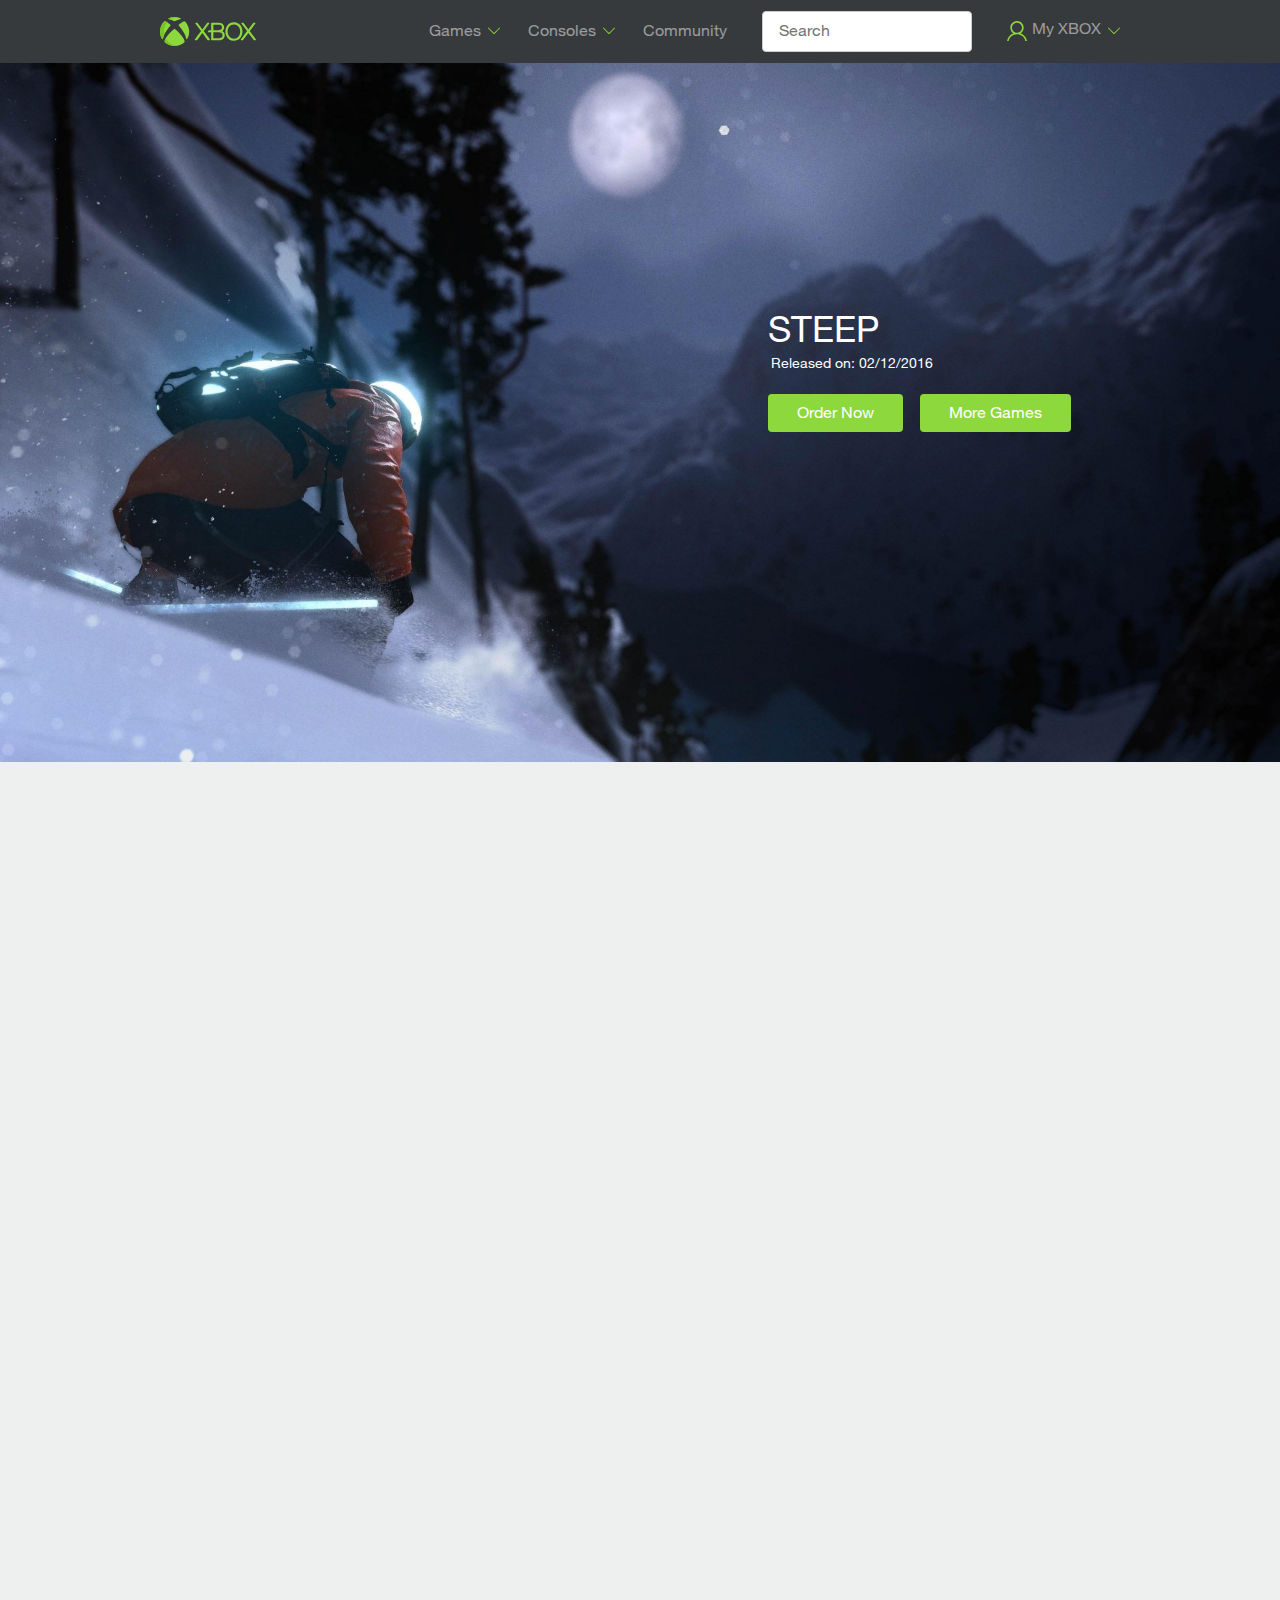
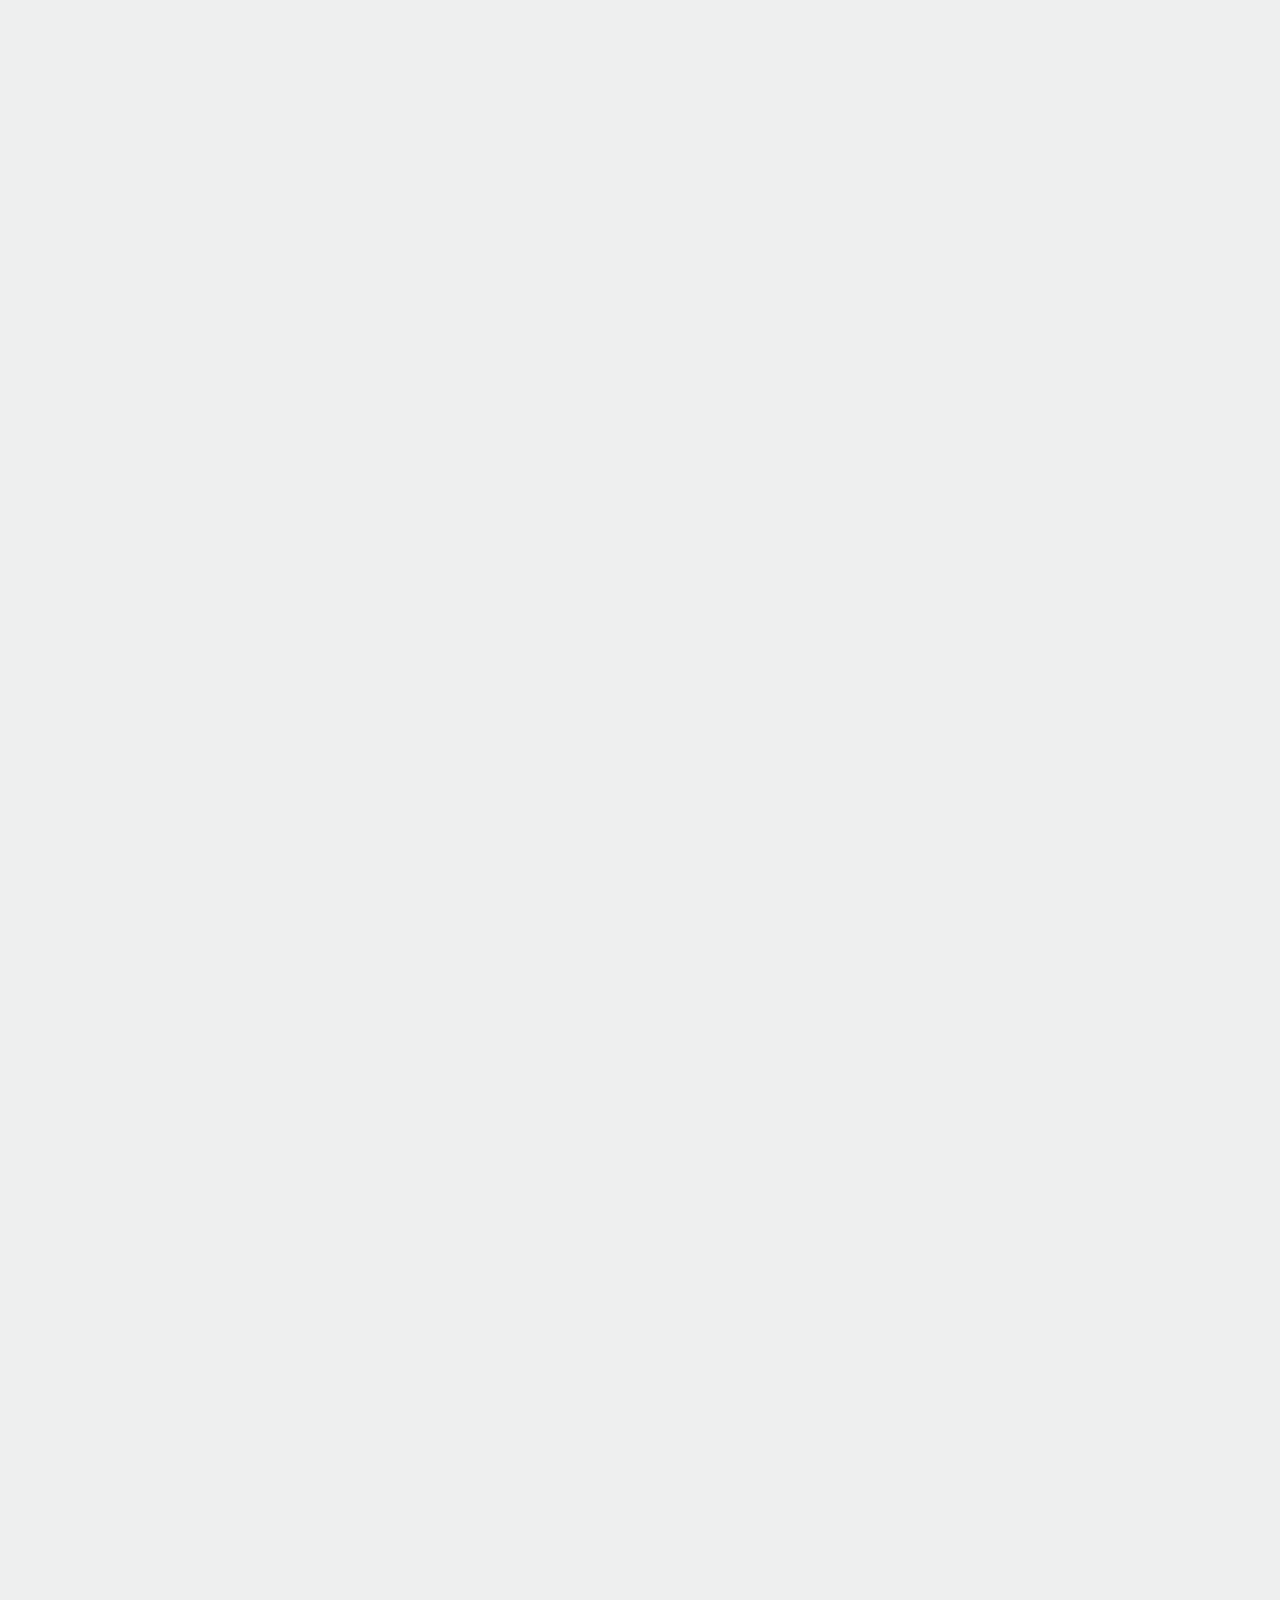
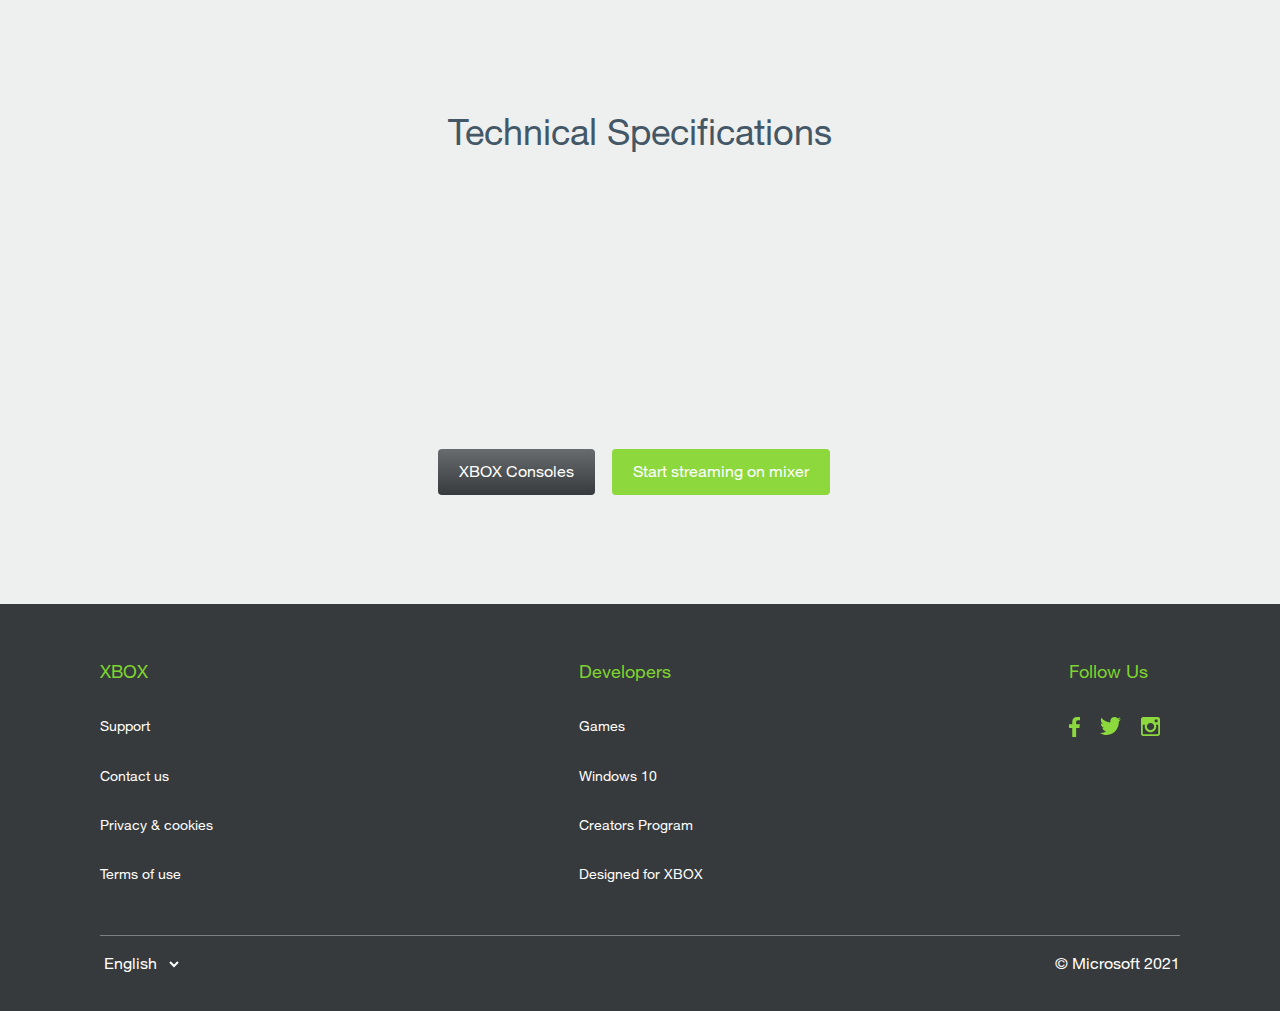
<file: games_pages/steep.html>
<!DOCTYPE html>
<html lang="en">
  <head>
    <meta charset="UTF-8" />
    <meta http-equiv="X-UA-Compatible" content="IE=edge" />
    <meta name="viewport" content="width=device-width, initial-scale=1.0" />
    <link rel="stylesheet" href="../css/games/game_style.css" />
    <link rel="icon" href="../img/logo.ico" type="image/x-icon" />
    <title>STEEP</title>
  </head>
  <body>
    <header class="nav">
      <div class="nav__bar">
        <a href="../index.html" class="nav__logo link">
          <img src="../img/logo.svg" alt="logo" class="logo" />
        </a>
        <div class="nav__li search">
          <input type="search" name="search" id="search" placeholder="Search" />
        </div>

        <nav class="nav__menu">
          <ul class="nav__ul">
            <li class="nav__li">
              <a data-goto=".games" href="#" class="nav__link link">Games</a>
              <img src="../img/arrow.svg" alt="arrow" class="arrow" />
              <ul class="nav__animation">
                <li>
                  <a href="call-of-duty.html">Call of Duty: WWII</a>
                </li>
                <li><a href="destiny-2.html">Destiny 2</a></li>
                <li><a href="steep.html">STEEP</a></li>
                <li>
                  <a href="forza-motosport-7.html">Forza Motorsport 7</a>
                </li>
                <li>
                  <a href="AC-bf.html">Assasins`s Creed: Black Flag</a>
                </li>
                <li><a href="gta-5.html">GTA V</a></li>
                <li><a href="tomb-raider.html">Tomb Raider</a></li>
                <li><a href="WD-2.html">Watch Dogs 2</a></li>
                <li>
                  <a href="need-for-speed.html">Need For Speed: Payback</a>
                </li>
              </ul>
            </li>
            <li class="nav__li">
              <a data-goto=".design-lab" href="#" class="nav__link link"
                >Consoles</a
              >
              <img src="../img/arrow.svg" alt="arrow" class="arrow" />
              <ul class="nav__animation">
                <li><a href="">XBOX SERIES X</a></li>
                <li><a href="">XBOX SERIES S</a></li>
                <li><a href="">XBOX ONE</a></li>
              </ul>
            </li>
            <li class="nav__li">
              <a href="#" class="nav__link link">Community</a>
            </li>
            <li class="nav__li">
              <input
                type="search"
                name="search"
                id="search"
                placeholder="Search"
              />
            </li>
            <li class="nav__li">
              <img src="../img/user.svg" alt="user" />
              <a href="" class="nav__link link">My XBOX</a>
              <img src="../img/arrow.svg" alt="arrow" class="arrow" />
              <ul class="nav__animation">
                <li><a href="">My account</a></li>
                <li><a href="">My games</a></li>
                <li><a href="">Game Pass</a></li>
                <li><a href="">Settings</a></li>
              </ul>
            </li>
          </ul>
        </nav>

        <div class="menu-burger__header">
          <span></span>
        </div>
      </div>
    </header>

    <div class="main">
      <img src="../img/games-img/steep/bg.jpg" alt="steep" />
      <div class="main__info">
        <h1>STEEP</h1>
        <p>Released on: 02/12/2016</p>
        <div class="main__link">
          <a href="" class="link">Order Now</a>
          <a href="" class="link">More Games</a>
        </div>
      </div>
    </div>

    <div class="details">
      <div class="details__info _anim-items _anim-no-hide">
        <h2>STEEP</h2>
        <p>
          Lorem ipsum dolor sit, amet consectetur adipisicing elit. Aliquam quae
          eveniet asperiores, perferendis tempore dolores numquam. Aliquid eaque
          dolores corrupti necessitatibus tempore consectetur sapiente ratione
          magni incidunt, architecto temporibus accusamus animi aliquam odit
          suscipit. Dignissimos animi reiciendis quis modi praesentium?
        </p>
        <div class="details__link">
          <span>
            <a href="" class="link chill">Order Now</a>
          </span>
          <span>
            <a href="" class="link chill">Technical Specifications</a>
          </span>
        </div>
      </div>
      <div class="details__video _anim-items _anim-no-hide">
        <iframe
          width="890"
          height="562"
          src="https://www.youtube.com/embed/XznTHeUkGXA"
          title="YouTube video player"
          frameborder="0"
          allow="accelerometer; autoplay; clipboard-write; encrypted-media; gyroscope; picture-in-picture"
          allowfullscreen
        ></iframe>
      </div>

      <div class="details__feature-1 _anim-items _anim-no-hide">
        <div class="details__info-1 info">
          <h2>Life Advice Looking Through A Window</h2>
          <p>
            Lorem ipsum, dolor sit amet consectetur adipisicing elit. Beatae
            quis dolorum, quasi commodi ex aliquid? Voluptas architecto itaque
            obcaecati ab dignissimos sit distinctio id delectus corporis!
            Architecto similique facilis error debitis, placeat ducimus fuga
            minus eos consectetur illo molestias voluptas numquam libero!
            Quaerat deleniti vero ut voluptate alias. Recusandae,
            exercitationem.
          </p>
        </div>
        <div class="details__img">
          <img src="../img/games-img/steep/art-1.jpg" alt="games-art" />
        </div>
      </div>

      <div class="details__feature-2 _anim-items _anim-no-hide">
        <div class="details__img">
          <img src="../img/games-img/steep/art-2.jpg" alt="games-art" />
        </div>
        <div class="details__info-2 info">
          <h2>The Best Answers</h2>
          <p>
            Lorem ipsum, dolor sit amet consectetur adipisicing elit. Beatae
            quis dolorum, quasi commodi ex aliquid? Voluptas architecto itaque
            obcaecati ab dignissimos sit distinctio id delectus corporis!
            Architecto similique facilis error debitis, placeat ducimus fuga
            minus eos consectetur illo molestias voluptas numquam libero!
            Quaerat deleniti vero ut voluptate alias. Recusandae,
            exercitationem.
          </p>
        </div>
      </div>

      <div class="details__specifications">
        <h2>Technical Specifications</h2>
        <div class="details__par">
          <p class="_anim-items _anim-no-hide">
            Computer Hardware Desktops And Notebooks And Handhelds Oh My
          </p>
          <p class="_anim-items _anim-no-hide">
            For Women Only Your Computer Usage Could Cost You Your Job
          </p>
          <p class="_anim-items _anim-no-hide">
            Party Jokes Startling But Unnecessary
          </p>
          <p class="_anim-items _anim-no-hide">
            Microsoft Patch Management For Home Users
          </p>
          <p class="_anim-items _anim-no-hide">
            Going Wireless With Your Headphones
          </p>
          <p class="_anim-items _anim-no-hide">
            Get The Boot A Birds Eye Look Into Mcse Boot Camps
          </p>
        </div>

        <div class="details__link second">
          <span>
            <a href="" class="link chill">XBOX Consoles</a>
          </span>
          <span>
            <a href="" class="link chill">Start streaming on mixer</a>
          </span>
        </div>
      </div>
    </div>

    <footer class="xbox">
      <div class="xbox__nav">
        <div class="xbox__nav-1">
          <h3>XBOX</h3>
          <ul>
            <li>
              <a href="">Support</a>
            </li>
            <li>
              <a href="">Contact us</a>
            </li>
            <li>
              <a href="">Privacy & cookies</a>
            </li>
            <li>
              <a href="">Terms of use</a>
            </li>
          </ul>
        </div>
        <div class="xbox__nav-2">
          <h3>Developers</h3>
          <ul>
            <li>
              <a href="#">Games</a>
            </li>
            <li>
              <a
                href="https://www.microsoft.com/ru-ru/software-download/windows10"
                >Windows 10</a
              >
            </li>
            <li>
              <a href="#">Creators Program</a>
            </li>
            <li>
              <a href="#">Designed for XBOX</a>
            </li>
          </ul>
        </div>
        <div class="xbox__contact">
          <h3>Follow Us</h3>
          <ul>
            <li>
              <a href="https://www.facebook.com/xbox"
                ><img src="../img/ico_1.svg" alt="Facebook"
              /></a>
            </li>
            <li>
              <a href="https://twitter.com/xbox"
                ><img src="../img/ico_2.svg" alt="Twitter"
              /></a>
            </li>
            <li>
              <a href="https://www.instagram.com/xbox"
                ><img src="../img/ico_3.svg" alt="Instagram"
              /></a>
            </li>
          </ul>
        </div>
      </div>
      <div class="xbox__foot">
        <select name="languge" id="languge">
          <option value="eng">English</option>
          <option value="ru">Русский</option>
        </select>
        <p>© Microsoft 2021</p>
      </div>
    </footer>
    <script src="../JS/game.js"></script>
  </body>
</html>
</file>
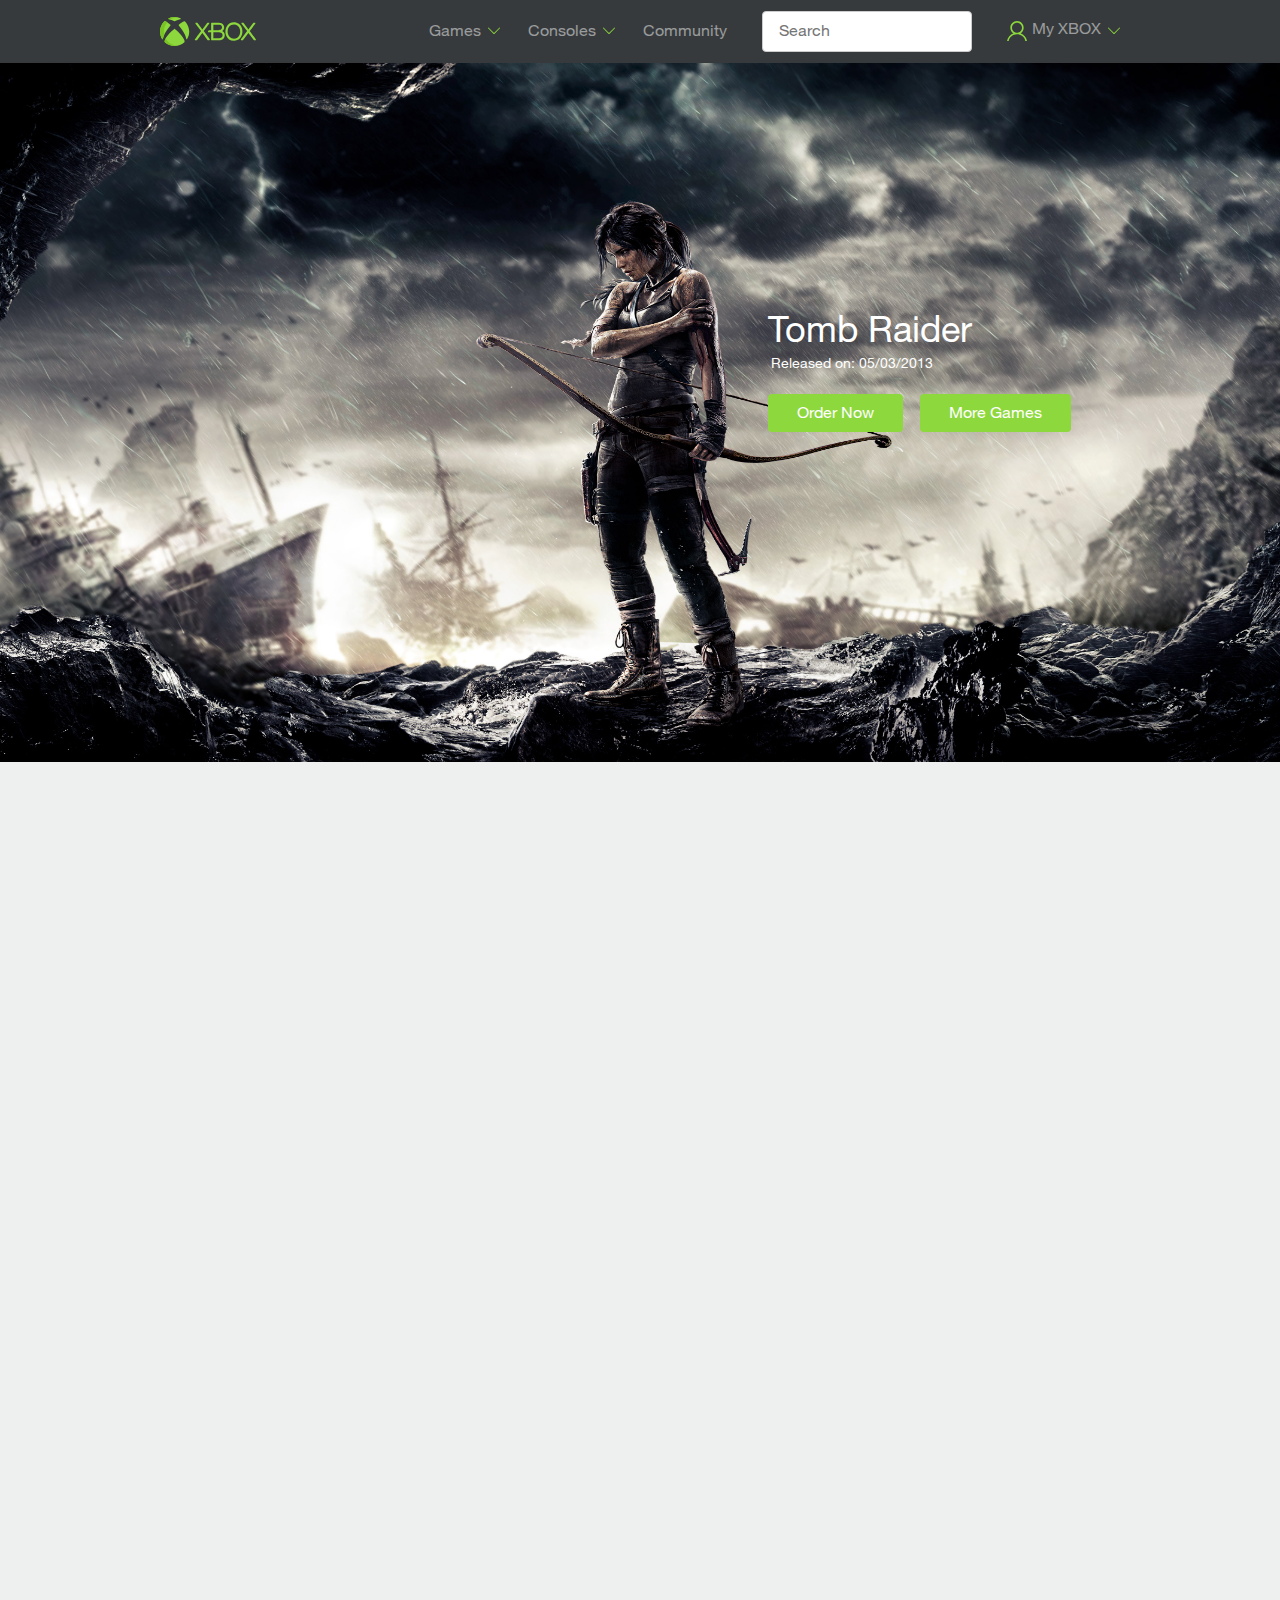
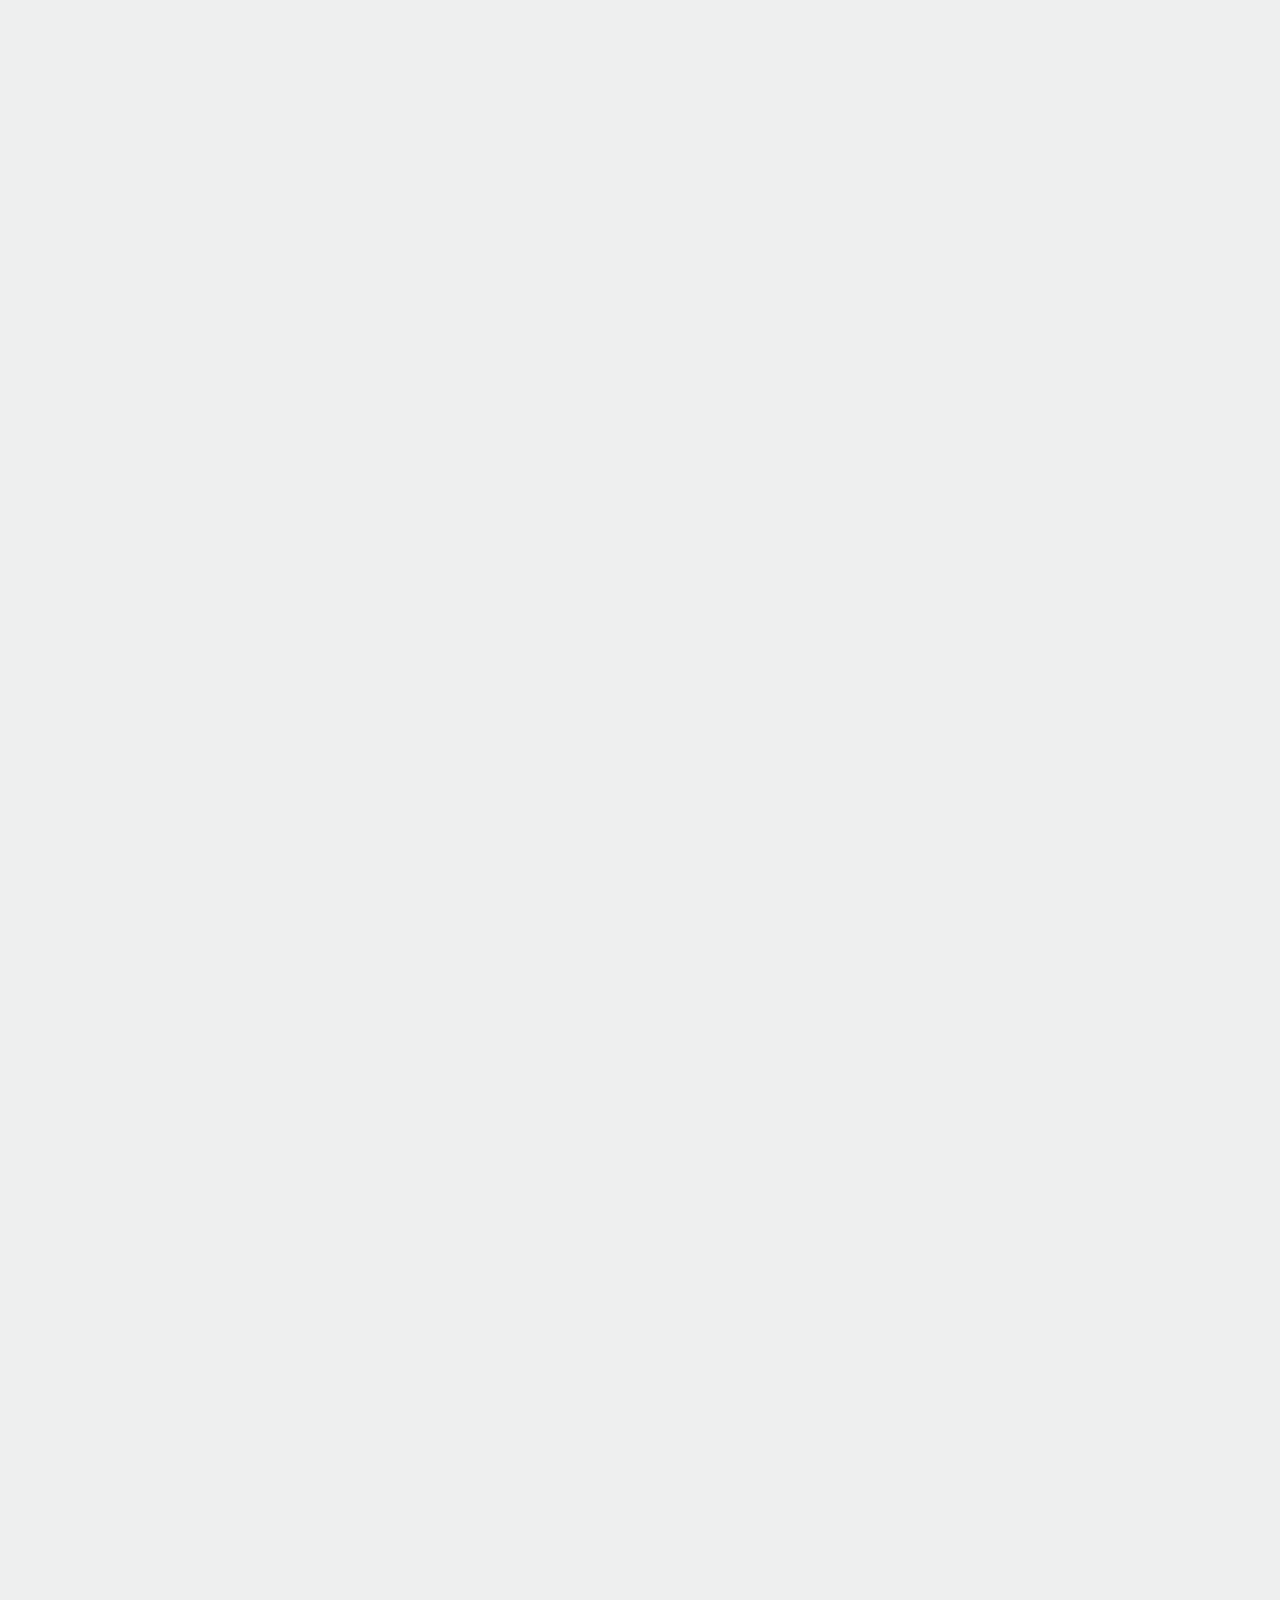
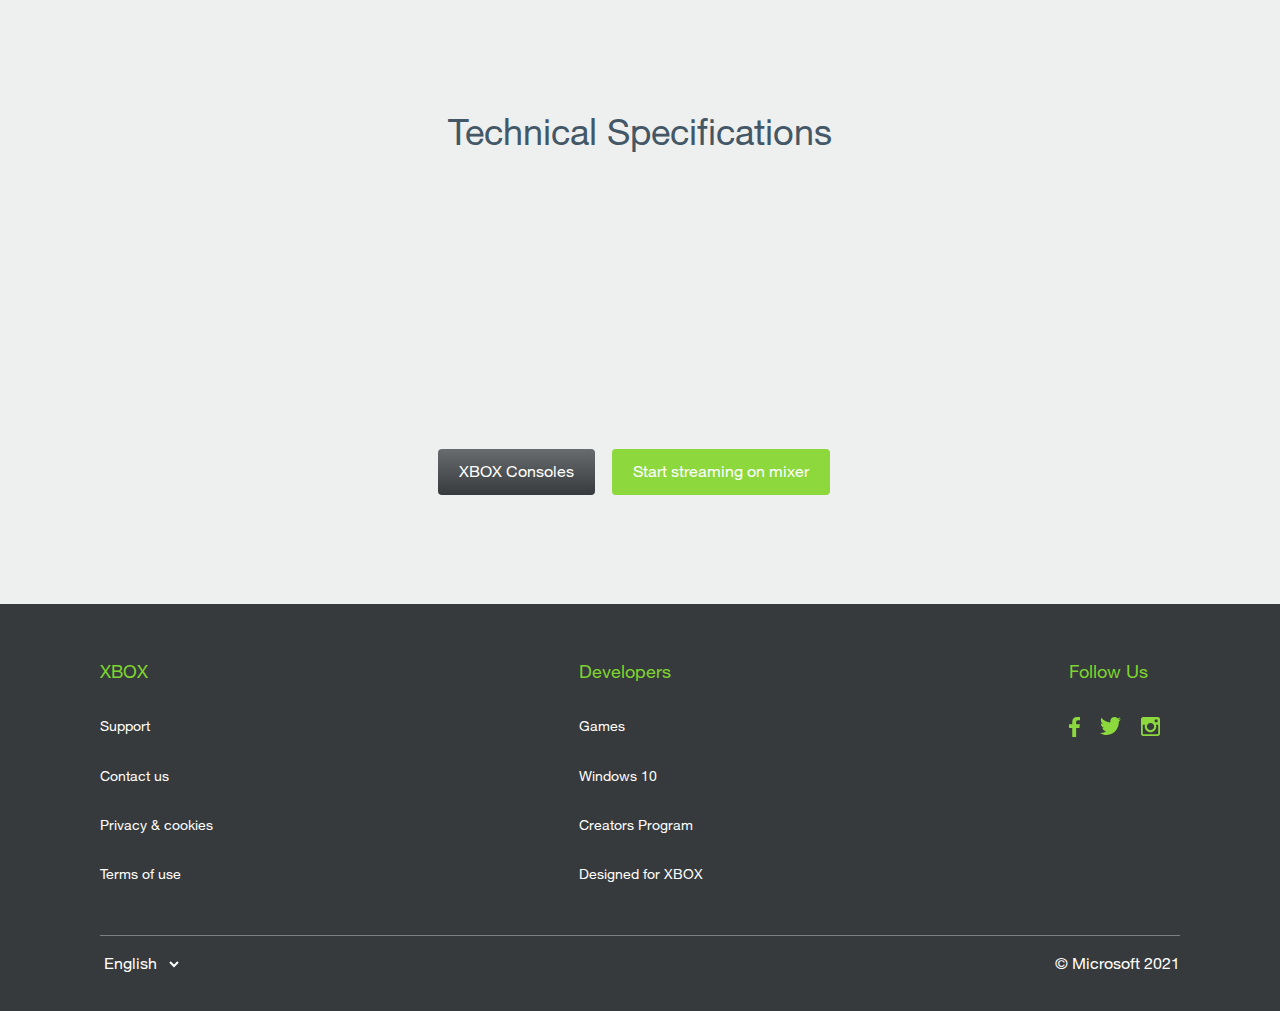
<file: games_pages/tomb-raider.html>
<!DOCTYPE html>
<html lang="en">
  <head>
    <meta charset="UTF-8" />
    <meta http-equiv="X-UA-Compatible" content="IE=edge" />
    <meta name="viewport" content="width=device-width, initial-scale=1.0" />
    <link rel="stylesheet" href="../css/games/game_style.css" />
    <link rel="icon" href="../img/logo.ico" type="image/x-icon" />
    <title>Tomb Raider</title>
  </head>
  <body>
    <header class="nav">
      <div class="nav__bar">
        <a href="../index.html" class="nav__logo link">
          <img src="../img/logo.svg" alt="logo" class="logo" />
        </a>
        <div class="nav__li search">
          <input type="search" name="search" id="search" placeholder="Search" />
        </div>

        <nav class="nav__menu">
          <ul class="nav__ul">
            <li class="nav__li">
              <a data-goto=".games" href="#" class="nav__link link">Games</a>
              <img src="../img/arrow.svg" alt="arrow" class="arrow" />
              <ul class="nav__animation">
                <li>
                  <a href="call-of-duty.html">Call of Duty: WWII</a>
                </li>
                <li><a href="destiny-2.html">Destiny 2</a></li>
                <li><a href="steep.html">STEEP</a></li>
                <li>
                  <a href="forza-motosport-7.html">Forza Motorsport 7</a>
                </li>
                <li>
                  <a href="AC-bf.html">Assasins`s Creed: Black Flag</a>
                </li>
                <li><a href="gta-5.html">GTA V</a></li>
                <li><a href="tomb-raider.html">Tomb Raider</a></li>
                <li><a href="WD-2.html">Watch Dogs 2</a></li>
                <li>
                  <a href="need-for-speed.html">Need For Speed: Payback</a>
                </li>
              </ul>
            </li>
            <li class="nav__li">
              <a data-goto=".design-lab" href="#" class="nav__link link"
                >Consoles</a
              >
              <img src="../img/arrow.svg" alt="arrow" class="arrow" />
              <ul class="nav__animation">
                <li><a href="">XBOX SERIES X</a></li>
                <li><a href="">XBOX SERIES S</a></li>
                <li><a href="">XBOX ONE</a></li>
              </ul>
            </li>
            <li class="nav__li">
              <a href="#" class="nav__link link">Community</a>
            </li>
            <li class="nav__li">
              <input
                type="search"
                name="search"
                id="search"
                placeholder="Search"
              />
            </li>
            <li class="nav__li">
              <img src="../img/user.svg" alt="user" />
              <a href="" class="nav__link link">My XBOX</a>
              <img src="../img/arrow.svg" alt="arrow" class="arrow" />
              <ul class="nav__animation">
                <li><a href="">My account</a></li>
                <li><a href="">My games</a></li>
                <li><a href="">Game Pass</a></li>
                <li><a href="">Settings</a></li>
              </ul>
            </li>
          </ul>
        </nav>

        <div class="menu-burger__header">
          <span></span>
        </div>
      </div>
    </header>

    <div class="main">
      <img src="../img/games-img/tomb-raider/bg.jpg" alt="tomb-raider" />
      <div class="main__info">
        <h1>Tomb Raider</h1>
        <p>Released on: 05/03/2013</p>
        <div class="main__link">
          <a href="" class="link">Order Now</a>
          <a href="" class="link">More Games</a>
        </div>
      </div>
    </div>

    <div class="details">
      <div class="details__info _anim-items _anim-no-hide">
        <h2>Tomb Raider</h2>
        <p>
          Lorem ipsum dolor sit, amet consectetur adipisicing elit. Aliquam quae
          eveniet asperiores, perferendis tempore dolores numquam. Aliquid eaque
          dolores corrupti necessitatibus tempore consectetur sapiente ratione
          magni incidunt, architecto temporibus accusamus animi aliquam odit
          suscipit. Dignissimos animi reiciendis quis modi praesentium?
        </p>
        <div class="details__link">
          <span>
            <a href="" class="link chill">Order Now</a>
          </span>
          <span>
            <a href="" class="link chill">Technical Specifications</a>
          </span>
        </div>
      </div>
      <div class="details__video _anim-items _anim-no-hide">
        <iframe
          width="890"
          height="562"
          src="https://www.youtube.com/embed/nFBrgeSjj-0"
          title="YouTube video player"
          frameborder="0"
          allow="accelerometer; autoplay; clipboard-write; encrypted-media; gyroscope; picture-in-picture"
          allowfullscreen
        ></iframe>
      </div>

      <div class="details__feature-1 _anim-items _anim-no-hide">
        <div class="details__info-1 info">
          <h2>Life Advice Looking Through A Window</h2>
          <p>
            Lorem ipsum, dolor sit amet consectetur adipisicing elit. Beatae
            quis dolorum, quasi commodi ex aliquid? Voluptas architecto itaque
            obcaecati ab dignissimos sit distinctio id delectus corporis!
            Architecto similique facilis error debitis, placeat ducimus fuga
            minus eos consectetur illo molestias voluptas numquam libero!
            Quaerat deleniti vero ut voluptate alias. Recusandae,
            exercitationem.
          </p>
        </div>
        <div class="details__img">
          <img src="../img/games-img/tomb-raider/art-1.jpg" alt="games-art" />
        </div>
      </div>

      <div class="details__feature-2 _anim-items _anim-no-hide">
        <div class="details__img">
          <img src="../img/games-img/tomb-raider/art-2.jpg" alt="games-art" />
        </div>
        <div class="details__info-2 info">
          <h2>The Best Answers</h2>
          <p>
            Lorem ipsum, dolor sit amet consectetur adipisicing elit. Beatae
            quis dolorum, quasi commodi ex aliquid? Voluptas architecto itaque
            obcaecati ab dignissimos sit distinctio id delectus corporis!
            Architecto similique facilis error debitis, placeat ducimus fuga
            minus eos consectetur illo molestias voluptas numquam libero!
            Quaerat deleniti vero ut voluptate alias. Recusandae,
            exercitationem.
          </p>
        </div>
      </div>

      <div class="details__specifications">
        <h2>Technical Specifications</h2>
        <div class="details__par">
          <p class="_anim-items _anim-no-hide">
            Computer Hardware Desktops And Notebooks And Handhelds Oh My
          </p>
          <p class="_anim-items _anim-no-hide">
            For Women Only Your Computer Usage Could Cost You Your Job
          </p>
          <p class="_anim-items _anim-no-hide">
            Party Jokes Startling But Unnecessary
          </p>
          <p class="_anim-items _anim-no-hide">
            Microsoft Patch Management For Home Users
          </p>
          <p class="_anim-items _anim-no-hide">
            Going Wireless With Your Headphones
          </p>
          <p class="_anim-items _anim-no-hide">
            Get The Boot A Birds Eye Look Into Mcse Boot Camps
          </p>
        </div>

        <div class="details__link second">
          <span>
            <a href="" class="link chill">XBOX Consoles</a>
          </span>
          <span>
            <a href="" class="link chill">Start streaming on mixer</a>
          </span>
        </div>
      </div>
    </div>

    <footer class="xbox">
      <div class="xbox__nav">
        <div class="xbox__nav-1">
          <h3>XBOX</h3>
          <ul>
            <li>
              <a href="">Support</a>
            </li>
            <li>
              <a href="">Contact us</a>
            </li>
            <li>
              <a href="">Privacy & cookies</a>
            </li>
            <li>
              <a href="">Terms of use</a>
            </li>
          </ul>
        </div>
        <div class="xbox__nav-2">
          <h3>Developers</h3>
          <ul>
            <li>
              <a href="#">Games</a>
            </li>
            <li>
              <a
                href="https://www.microsoft.com/ru-ru/software-download/windows10"
                >Windows 10</a
              >
            </li>
            <li>
              <a href="#">Creators Program</a>
            </li>
            <li>
              <a href="#">Designed for XBOX</a>
            </li>
          </ul>
        </div>
        <div class="xbox__contact">
          <h3>Follow Us</h3>
          <ul>
            <li>
              <a href="https://www.facebook.com/xbox"
                ><img src="../img/ico_1.svg" alt="Facebook"
              /></a>
            </li>
            <li>
              <a href="https://twitter.com/xbox"
                ><img src="../img/ico_2.svg" alt="Twitter"
              /></a>
            </li>
            <li>
              <a href="https://www.instagram.com/xbox"
                ><img src="../img/ico_3.svg" alt="Instagram"
              /></a>
            </li>
          </ul>
        </div>
      </div>
      <div class="xbox__foot">
        <select name="languge" id="languge">
          <option value="eng">English</option>
          <option value="ru">Русский</option>
        </select>
        <p>© Microsoft 2021</p>
      </div>
    </footer>
    <script src="../JS/game.js"></script>
  </body>
</html>
</file>
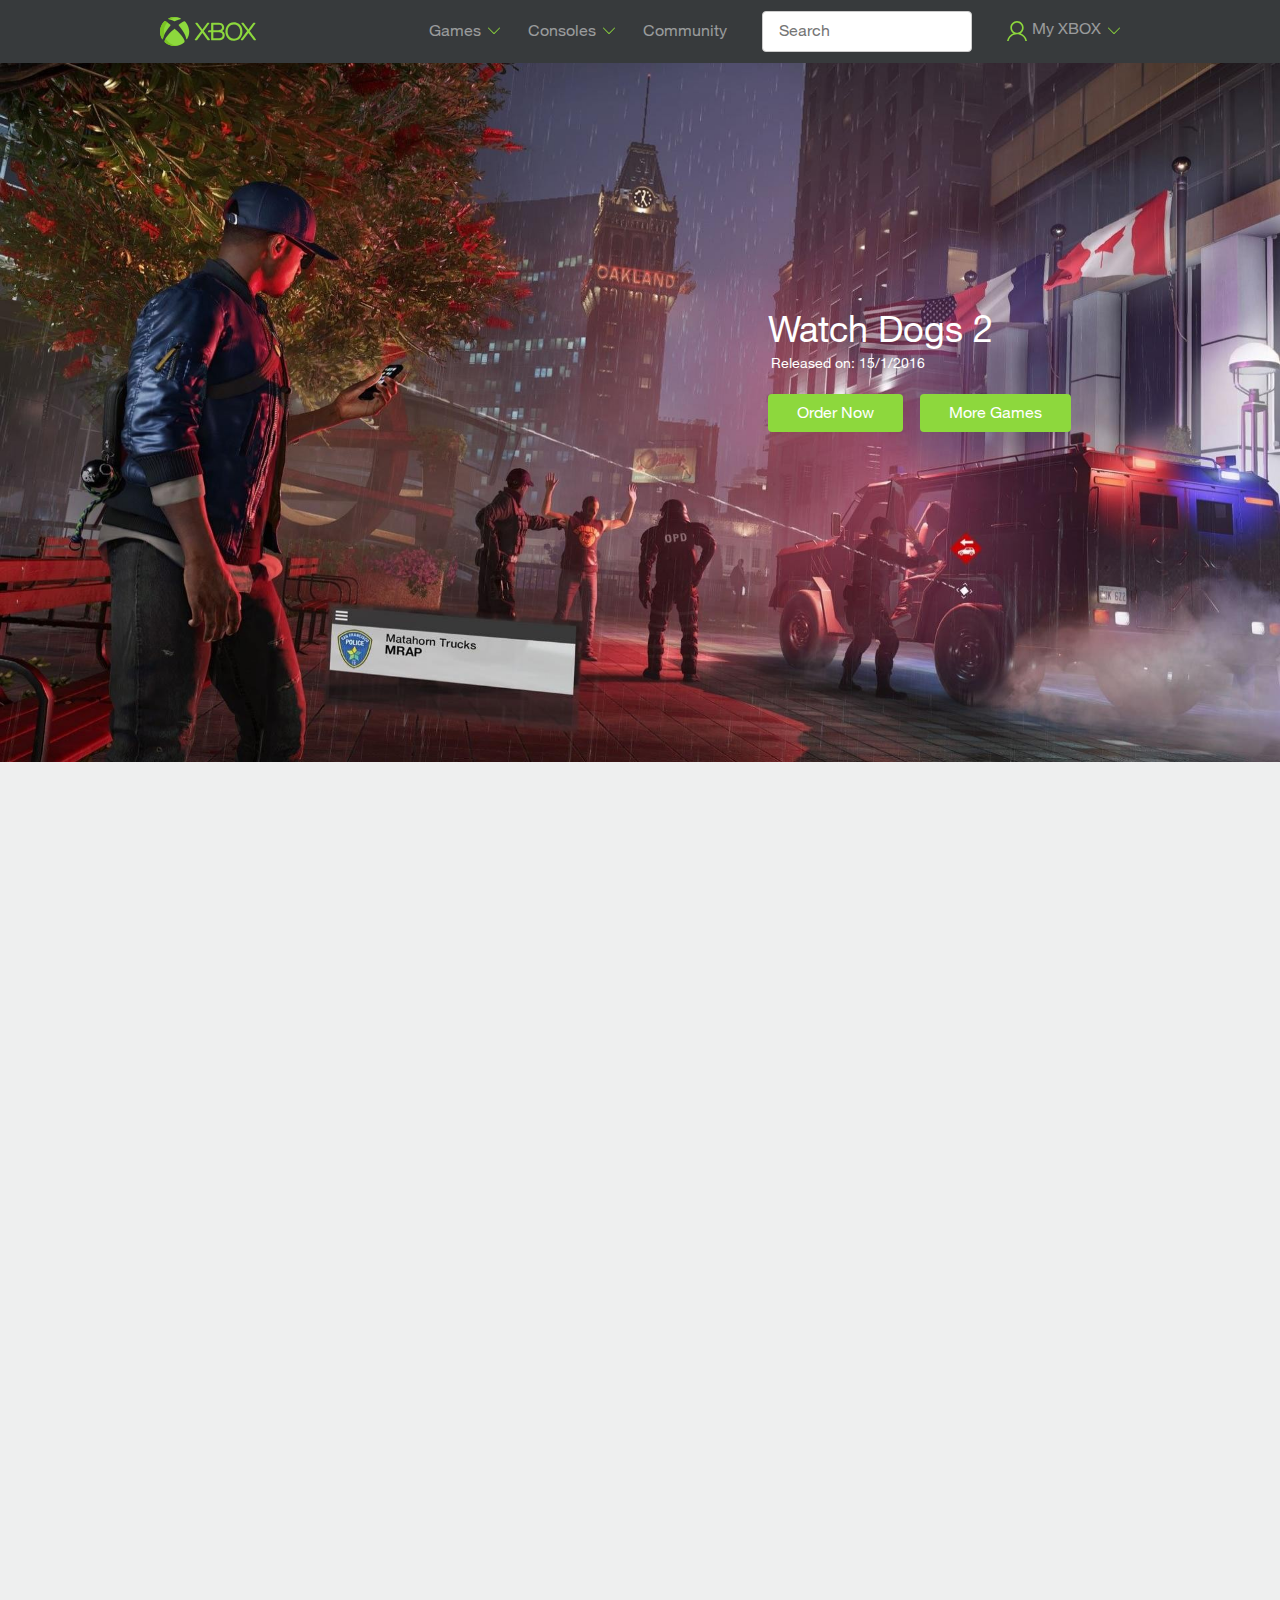
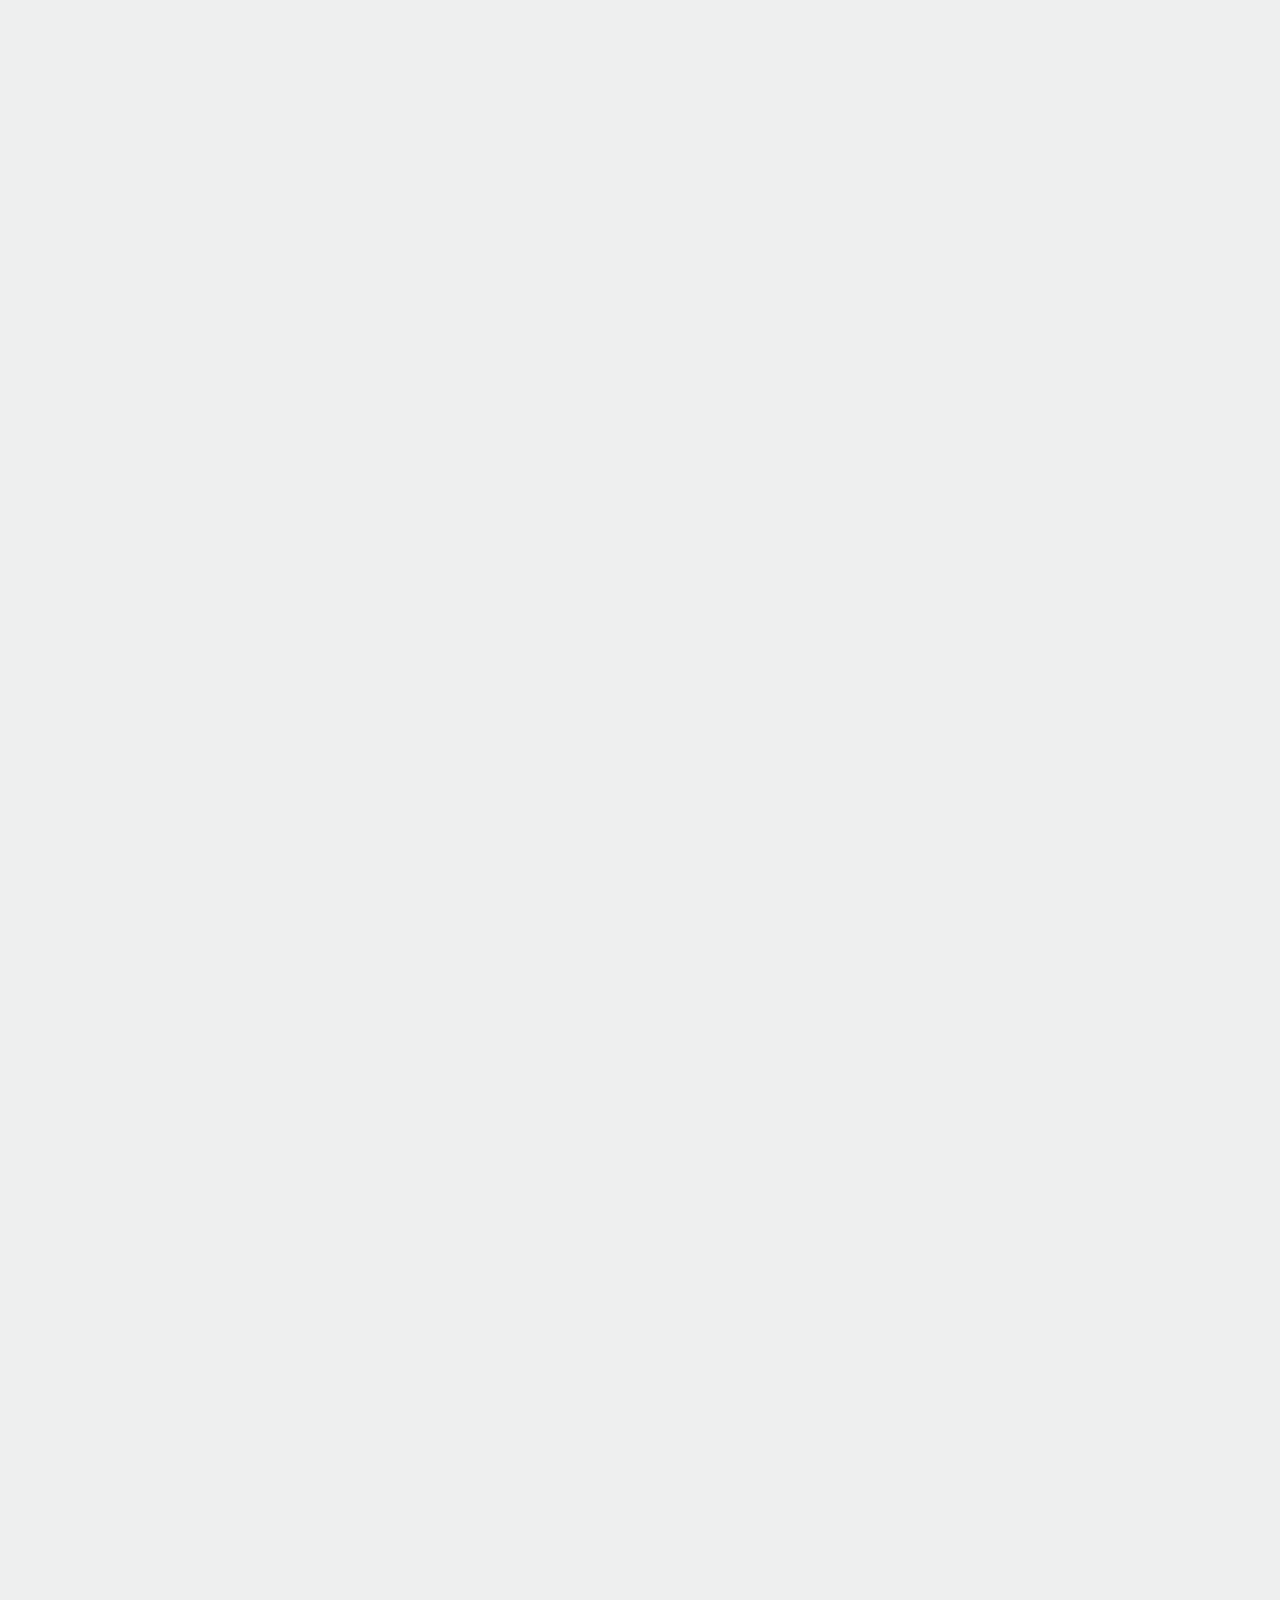
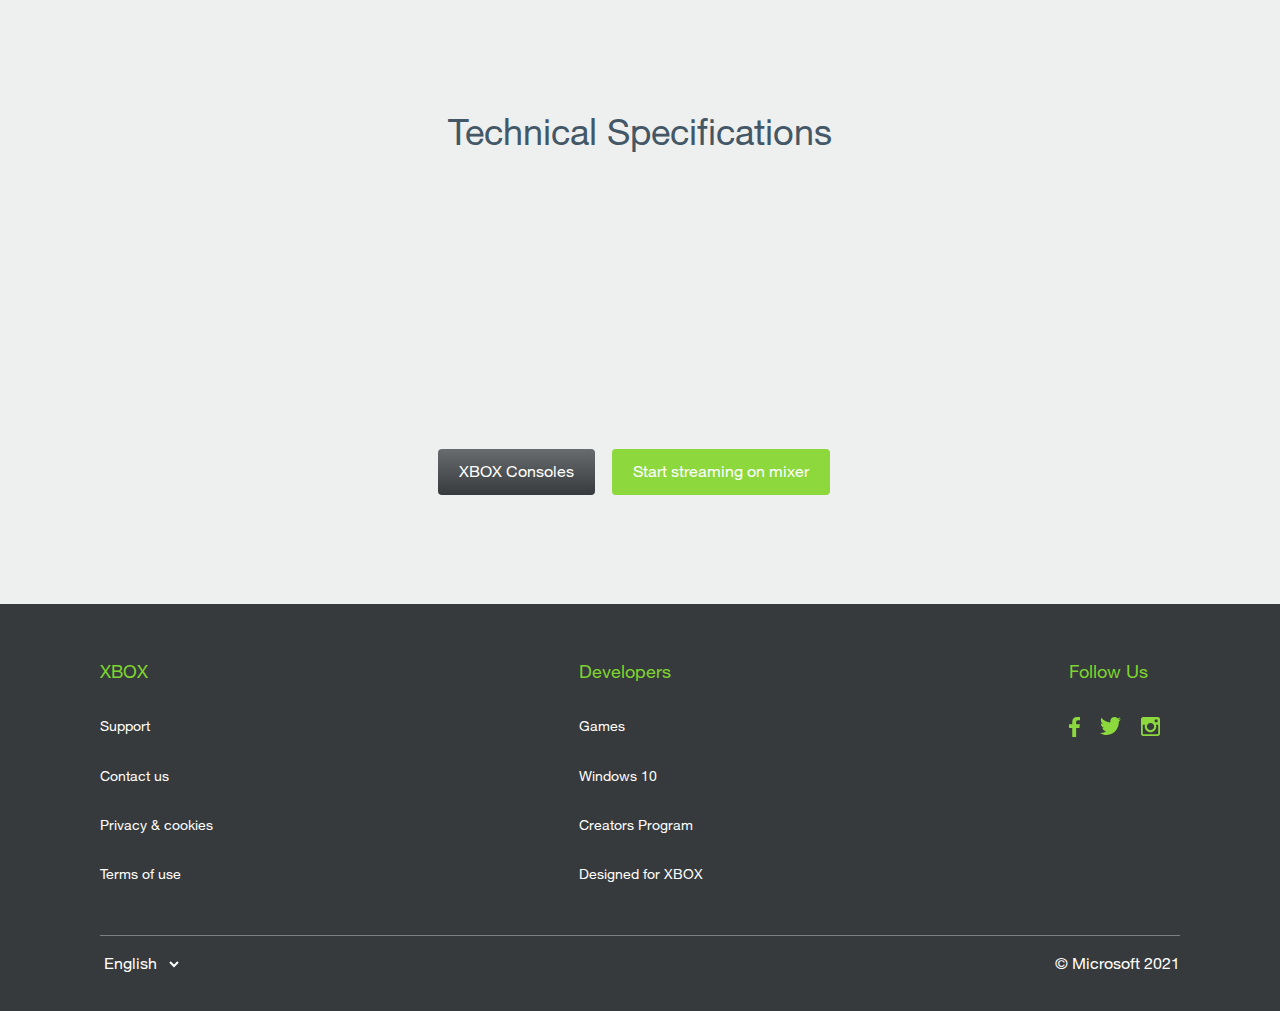
<file: games_pages/WD-2.html>
<!DOCTYPE html>
<html lang="en">
  <head>
    <meta charset="UTF-8" />
    <meta http-equiv="X-UA-Compatible" content="IE=edge" />
    <meta name="viewport" content="width=device-width, initial-scale=1.0" />
    <link rel="stylesheet" href="../css/games/game_style.css" />
    <link rel="icon" href="../img/logo.ico" type="image/x-icon" />
    <title>Watch Dogs 2</title>
  </head>
  <body>
    <header class="nav">
      <div class="nav__bar">
        <a href="../index.html" class="nav__logo link">
          <img src="../img/logo.svg" alt="logo" class="logo" />
        </a>
        <div class="nav__li search">
          <input type="search" name="search" id="search" placeholder="Search" />
        </div>

        <nav class="nav__menu">
          <ul class="nav__ul">
            <li class="nav__li">
              <a data-goto=".games" href="#" class="nav__link link">Games</a>
              <img src="../img/arrow.svg" alt="arrow" class="arrow" />
              <ul class="nav__animation">
                <li>
                  <a href="call-of-duty.html">Call of Duty: WWII</a>
                </li>
                <li><a href="destiny-2.html">Destiny 2</a></li>
                <li><a href="steep.html">STEEP</a></li>
                <li>
                  <a href="forza-motosport-7.html">Forza Motorsport 7</a>
                </li>
                <li>
                  <a href="AC-bf.html">Assasins`s Creed: Black Flag</a>
                </li>
                <li><a href="gta-5.html">GTA V</a></li>
                <li><a href="tomb-raider.html">Tomb Raider</a></li>
                <li><a href="WD-2.html">Watch Dogs 2</a></li>
                <li>
                  <a href="need-for-speed.html">Need For Speed: Payback</a>
                </li>
              </ul>
            </li>
            <li class="nav__li">
              <a data-goto=".design-lab" href="#" class="nav__link link"
                >Consoles</a
              >
              <img src="../img/arrow.svg" alt="arrow" class="arrow" />
              <ul class="nav__animation">
                <li><a href="">XBOX SERIES X</a></li>
                <li><a href="">XBOX SERIES S</a></li>
                <li><a href="">XBOX ONE</a></li>
              </ul>
            </li>
            <li class="nav__li">
              <a href="#" class="nav__link link">Community</a>
            </li>
            <li class="nav__li">
              <input
                type="search"
                name="search"
                id="search"
                placeholder="Search"
              />
            </li>
            <li class="nav__li">
              <img src="../img/user.svg" alt="user" />
              <a href="" class="nav__link link">My XBOX</a>
              <img src="../img/arrow.svg" alt="arrow" class="arrow" />
              <ul class="nav__animation">
                <li><a href="">My account</a></li>
                <li><a href="">My games</a></li>
                <li><a href="">Game Pass</a></li>
                <li><a href="">Settings</a></li>
              </ul>
            </li>
          </ul>
        </nav>

        <div class="menu-burger__header">
          <span></span>
        </div>
      </div>
    </header>

    <div class="main">
      <img src="../img/games-img/WD-2/bg.jpg" alt="WD-2" />
      <div class="main__info">
        <h1>Watch Dogs 2</h1>
        <p>Released on: 15/1/2016</p>
        <div class="main__link">
          <a href="" class="link">Order Now</a>
          <a href="" class="link">More Games</a>
        </div>
      </div>
    </div>

    <div class="details">
      <div class="details__info _anim-items _anim-no-hide">
        <h2>Watch Dogs 2</h2>
        <p>
          Lorem ipsum dolor sit, amet consectetur adipisicing elit. Aliquam quae
          eveniet asperiores, perferendis tempore dolores numquam. Aliquid eaque
          dolores corrupti necessitatibus tempore consectetur sapiente ratione
          magni incidunt, architecto temporibus accusamus animi aliquam odit
          suscipit. Dignissimos animi reiciendis quis modi praesentium?
        </p>
        <div class="details__link">
          <span>
            <a href="" class="link chill">Order Now</a>
          </span>
          <span>
            <a href="" class="link chill">Technical Specifications</a>
          </span>
        </div>
      </div>
      <div class="details__video _anim-items _anim-no-hide">
        <iframe
          width="890"
          height="562"
          src="https://www.youtube.com/embed/hh9x4NqW0Dw"
          title="YouTube video player"
          frameborder="0"
          allow="accelerometer; autoplay; clipboard-write; encrypted-media; gyroscope; picture-in-picture"
          allowfullscreen
        ></iframe>
      </div>

      <div class="details__feature-1 _anim-items _anim-no-hide">
        <div class="details__info-1 info">
          <h2>Life Advice Looking Through A Window</h2>
          <p>
            Lorem ipsum, dolor sit amet consectetur adipisicing elit. Beatae
            quis dolorum, quasi commodi ex aliquid? Voluptas architecto itaque
            obcaecati ab dignissimos sit distinctio id delectus corporis!
            Architecto similique facilis error debitis, placeat ducimus fuga
            minus eos consectetur illo molestias voluptas numquam libero!
            Quaerat deleniti vero ut voluptate alias. Recusandae,
            exercitationem.
          </p>
        </div>
        <div class="details__img">
          <img src="../img/games-img/WD-2/art-1.jpg" alt="games-art" />
        </div>
      </div>

      <div class="details__feature-2 _anim-items _anim-no-hide">
        <div class="details__img">
          <img src="../img/games-img/WD-2/art-2.jpg" alt="games-art" />
        </div>
        <div class="details__info-2 info">
          <h2>The Best Answers</h2>
          <p>
            Lorem ipsum, dolor sit amet consectetur adipisicing elit. Beatae
            quis dolorum, quasi commodi ex aliquid? Voluptas architecto itaque
            obcaecati ab dignissimos sit distinctio id delectus corporis!
            Architecto similique facilis error debitis, placeat ducimus fuga
            minus eos consectetur illo molestias voluptas numquam libero!
            Quaerat deleniti vero ut voluptate alias. Recusandae,
            exercitationem.
          </p>
        </div>
      </div>

      <div class="details__specifications">
        <h2>Technical Specifications</h2>
        <div class="details__par">
          <p class="_anim-items _anim-no-hide">
            Computer Hardware Desktops And Notebooks And Handhelds Oh My
          </p>
          <p class="_anim-items _anim-no-hide">
            For Women Only Your Computer Usage Could Cost You Your Job
          </p>
          <p class="_anim-items _anim-no-hide">
            Party Jokes Startling But Unnecessary
          </p>
          <p class="_anim-items _anim-no-hide">
            Microsoft Patch Management For Home Users
          </p>
          <p class="_anim-items _anim-no-hide">
            Going Wireless With Your Headphones
          </p>
          <p class="_anim-items _anim-no-hide">
            Get The Boot A Birds Eye Look Into Mcse Boot Camps
          </p>
        </div>

        <div class="details__link second">
          <span>
            <a href="" class="link chill">XBOX Consoles</a>
          </span>
          <span>
            <a href="" class="link chill">Start streaming on mixer</a>
          </span>
        </div>
      </div>
    </div>

    <footer class="xbox">
      <div class="xbox__nav">
        <div class="xbox__nav-1">
          <h3>XBOX</h3>
          <ul>
            <li>
              <a href="">Support</a>
            </li>
            <li>
              <a href="">Contact us</a>
            </li>
            <li>
              <a href="">Privacy & cookies</a>
            </li>
            <li>
              <a href="">Terms of use</a>
            </li>
          </ul>
        </div>
        <div class="xbox__nav-2">
          <h3>Developers</h3>
          <ul>
            <li>
              <a href="#">Games</a>
            </li>
            <li>
              <a
                href="https://www.microsoft.com/ru-ru/software-download/windows10"
                >Windows 10</a
              >
            </li>
            <li>
              <a href="#">Creators Program</a>
            </li>
            <li>
              <a href="#">Designed for XBOX</a>
            </li>
          </ul>
        </div>
        <div class="xbox__contact">
          <h3>Follow Us</h3>
          <ul>
            <li>
              <a href="https://www.facebook.com/xbox"
                ><img src="../img/ico_1.svg" alt="Facebook"
              /></a>
            </li>
            <li>
              <a href="https://twitter.com/xbox"
                ><img src="../img/ico_2.svg" alt="Twitter"
              /></a>
            </li>
            <li>
              <a href="https://www.instagram.com/xbox"
                ><img src="../img/ico_3.svg" alt="Instagram"
              /></a>
            </li>
          </ul>
        </div>
      </div>
      <div class="xbox__foot">
        <select name="languge" id="languge">
          <option value="eng">English</option>
          <option value="ru">Русский</option>
        </select>
        <p>© Microsoft 2021</p>
      </div>
    </footer>
    <script src="../JS/game.js"></script>
  </body>
</html>
</file>
<file: css/style.css>
@charset "UTF-8";
/*! normalize.css v8.0.1 | MIT License | github.com/necolas/normalize.css */
/* Document
   ========================================================================== */
/**
 * 1. Correct the line height in all browsers.
 * 2. Prevent adjustments of font size after orientation changes in iOS.
 */
html {
  line-height: 1.15;
  /* 1 */
  -webkit-text-size-adjust: 100%;
  /* 2 */
}

/* Sections
     ========================================================================== */
/**
   * Remove the margin in all browsers.
   */
body {
  margin: 0;
}

/**
   * Render the `main` element consistently in IE.
   */
main {
  display: block;
}

/**
   * Correct the font size and margin on `h1` elements within `section` and
   * `article` contexts in Chrome, Firefox, and Safari.
   */
h1 {
  font-size: 2em;
  margin: 0.67em 0;
}

/* Grouping content
     ========================================================================== */
/**
   * 1. Add the correct box sizing in Firefox.
   * 2. Show the overflow in Edge and IE.
   */
hr {
  -webkit-box-sizing: content-box;
          box-sizing: content-box;
  /* 1 */
  height: 0;
  /* 1 */
  overflow: visible;
  /* 2 */
}

/**
   * 1. Correct the inheritance and scaling of font size in all browsers.
   * 2. Correct the odd `em` font sizing in all browsers.
   */
pre {
  font-family: monospace, monospace;
  /* 1 */
  font-size: 1em;
  /* 2 */
}

/* Text-level semantics
     ========================================================================== */
/**
   * Remove the gray background on active links in IE 10.
   */
a {
  background-color: transparent;
}

/**
   * 1. Remove the bottom border in Chrome 57-
   * 2. Add the correct text decoration in Chrome, Edge, IE, Opera, and Safari.
   */
abbr[title] {
  border-bottom: none;
  /* 1 */
  text-decoration: underline;
  /* 2 */
  -webkit-text-decoration: underline dotted;
          text-decoration: underline dotted;
  /* 2 */
}

/**
   * Add the correct font weight in Chrome, Edge, and Safari.
   */
b,
strong {
  font-weight: bolder;
}

/**
   * 1. Correct the inheritance and scaling of font size in all browsers.
   * 2. Correct the odd `em` font sizing in all browsers.
   */
code,
kbd,
samp {
  font-family: monospace, monospace;
  /* 1 */
  font-size: 1em;
  /* 2 */
}

/**
   * Add the correct font size in all browsers.
   */
small {
  font-size: 80%;
}

/**
   * Prevent `sub` and `sup` elements from affecting the line height in
   * all browsers.
   */
sub,
sup {
  font-size: 75%;
  line-height: 0;
  position: relative;
  vertical-align: baseline;
}

sub {
  bottom: -0.25em;
}

sup {
  top: -0.5em;
}

/* Embedded content
     ========================================================================== */
/**
   * Remove the border on images inside links in IE 10.
   */
img {
  border-style: none;
}

/* Forms
     ========================================================================== */
/**
   * 1. Change the font styles in all browsers.
   * 2. Remove the margin in Firefox and Safari.
   */
button,
input,
optgroup,
select,
textarea {
  font-family: inherit;
  /* 1 */
  font-size: 100%;
  /* 1 */
  line-height: 1.15;
  /* 1 */
  margin: 0;
  /* 2 */
}

/**
   * Show the overflow in IE.
   * 1. Show the overflow in Edge.
   */
button,
input {
  /* 1 */
  overflow: visible;
}

/**
   * Remove the inheritance of text transform in Edge, Firefox, and IE.
   * 1. Remove the inheritance of text transform in Firefox.
   */
button,
select {
  /* 1 */
  text-transform: none;
}

/**
   * Correct the inability to style clickable types in iOS and Safari.
   */
button,
[type='button'],
[type='reset'],
[type='submit'] {
  -webkit-appearance: button;
}

/**
   * Remove the inner border and padding in Firefox.
   */
button::-moz-focus-inner,
[type='button']::-moz-focus-inner,
[type='reset']::-moz-focus-inner,
[type='submit']::-moz-focus-inner {
  border-style: none;
  padding: 0;
}

/**
   * Restore the focus styles unset by the previous rule.
   */
button:-moz-focusring,
[type='button']:-moz-focusring,
[type='reset']:-moz-focusring,
[type='submit']:-moz-focusring {
  outline: 1px dotted ButtonText;
}

/**
   * Correct the padding in Firefox.
   */
fieldset {
  padding: 0.35em 0.75em 0.625em;
}

/**
   * 1. Correct the text wrapping in Edge and IE.
   * 2. Correct the color inheritance from `fieldset` elements in IE.
   * 3. Remove the padding so developers are not caught out when they zero out
   *    `fieldset` elements in all browsers.
   */
legend {
  -webkit-box-sizing: border-box;
          box-sizing: border-box;
  /* 1 */
  color: inherit;
  /* 2 */
  display: table;
  /* 1 */
  max-width: 100%;
  /* 1 */
  padding: 0;
  /* 3 */
  white-space: normal;
  /* 1 */
}

/**
   * Add the correct vertical alignment in Chrome, Firefox, and Opera.
   */
progress {
  vertical-align: baseline;
}

/**
   * Remove the default vertical scrollbar in IE 10+.
   */
textarea {
  overflow: auto;
}

/**
   * 1. Add the correct box sizing in IE 10.
   * 2. Remove the padding in IE 10.
   */
[type='checkbox'],
[type='radio'] {
  -webkit-box-sizing: border-box;
          box-sizing: border-box;
  /* 1 */
  padding: 0;
  /* 2 */
}

/**
   * Correct the cursor style of increment and decrement buttons in Chrome.
   */
[type='number']::-webkit-inner-spin-button,
[type='number']::-webkit-outer-spin-button {
  height: auto;
}

/**
   * 1. Correct the odd appearance in Chrome and Safari.
   * 2. Correct the outline style in Safari.
   */
[type='search'] {
  -webkit-appearance: textfield;
  /* 1 */
  outline-offset: -2px;
  /* 2 */
}

/**
   * Remove the inner padding in Chrome and Safari on macOS.
   */
[type='search']::-webkit-search-decoration {
  -webkit-appearance: none;
}

/**
   * 1. Correct the inability to style clickable types in iOS and Safari.
   * 2. Change font properties to `inherit` in Safari.
   */
::-webkit-file-upload-button {
  -webkit-appearance: button;
  /* 1 */
  font: inherit;
  /* 2 */
}

/* Interactive
     ========================================================================== */
/*
   * Add the correct display in Edge, IE 10+, and Firefox.
   */
details {
  display: block;
}

/*
   * Add the correct display in all browsers.
   */
summary {
  display: list-item;
}

/* Misc
     ========================================================================== */
/**
   * Add the correct display in IE 10+.
   */
template {
  display: none;
}

/**
   * Add the correct display in IE 10.
   */
[hidden] {
  display: none;
}

* {
  -webkit-box-sizing: border-box;
          box-sizing: border-box;
}

button,
button:active,
button:focus {
  outline: none;
}

@font-face {
  font-family: HelveticaNeue;
  src: url(fonts/HelveticaNeue.ttf);
}

body {
  margin: 0;
  padding: 0;
  background: #373a3c;
  font-family: HelveticaNeue, Helvetica, Arial, sans-serif;
}

body._lock {
  overflow: hidden;
}

h1,
h2,
h3,
h4,
h5,
h6 {
  font-weight: normal;
  margin: 0;
}

.link {
  text-decoration: none;
}

.nav {
  position: fixed;
  top: 0;
  left: 0;
  z-index: 10;
  width: 100%;
  display: -webkit-box;
  display: -ms-flexbox;
  display: flex;
  background: #373a3c;
}

.nav__bar {
  padding: 0 160px;
  display: -webkit-box;
  display: -ms-flexbox;
  display: flex;
  -webkit-box-pack: justify;
      -ms-flex-pack: justify;
          justify-content: space-between;
  -webkit-box-align: center;
      -ms-flex-align: center;
          align-items: center;
  width: 100%;
}

.nav__logo {
  display: -webkit-box;
  display: -ms-flexbox;
  display: flex;
  z-index: 5;
}

.nav .search {
  display: none;
}

.nav__ul {
  padding: 0;
  margin: 0;
  display: -webkit-box;
  display: -ms-flexbox;
  display: flex;
  -webkit-box-align: center;
      -ms-flex-align: center;
          align-items: center;
  list-style-type: none;
}

.nav__li {
  position: relative;
  display: -webkit-box;
  display: -ms-flexbox;
  display: flex;
  margin-left: 28px;
  cursor: pointer;
}

.nav__li .arrow {
  margin-left: 7px;
  -webkit-transition-property: -webkit-transform;
  transition-property: -webkit-transform;
  transition-property: transform;
  transition-property: transform, -webkit-transform;
  -webkit-transition-duration: 0.5s;
          transition-duration: 0.5s;
}

.nav__li input {
  margin: 11px 7px;
  padding: 9px 16px;
  width: 210px;
  font-size: 16px;
  line-height: 131%;
  color: #435766;
  background: #ffffff;
  border: 1px solid #cccccc;
  -webkit-box-sizing: border-box;
          box-sizing: border-box;
  border-radius: 4px;
}

.nav__li img[alt='user'] {
  margin-right: 5px;
}

.nav__link {
  font-size: 16px;
  line-height: 100%;
  color: rgba(255, 255, 255, 0.5);
}

.nav__animation {
  position: absolute;
  z-index: 2;
  width: -webkit-max-content;
  width: -moz-max-content;
  width: max-content;
  padding: 0;
  padding-top: 20px;
  margin: 0;
  left: 0;
  top: 10px;
  display: -webkit-box;
  display: -ms-flexbox;
  display: flex;
  -webkit-box-orient: vertical;
  -webkit-box-direction: normal;
      -ms-flex-direction: column;
          flex-direction: column;
  list-style-type: none;
  border-radius: 4px;
  visibility: hidden;
  opacity: 0;
  -webkit-transition: all 0.5s ease 0s;
  transition: all 0.5s ease 0s;
}

.nav__animation li {
  padding: 10px 5px 5px 5px;
  background: #373a3c;
}

.nav__animation li a {
  font-size: 16px;
  line-height: 100%;
  color: rgba(255, 255, 255, 0.5);
  text-decoration: none;
  -webkit-transition-property: color;
  transition-property: color;
  -webkit-transition-duration: 0.3s;
          transition-duration: 0.3s;
}

.nav__animation li a:hover {
  color: white;
}

.nav .menu-burger__header {
  display: none;
}

.slider {
  margin-top: 62px;
}

.slider__item {
  display: -webkit-box;
  display: -ms-flexbox;
  display: flex;
  -webkit-box-orient: vertical;
  -webkit-box-direction: normal;
      -ms-flex-direction: column;
          flex-direction: column;
  position: relative;
  width: 100vw;
  min-height: 644px;
  background-size: cover;
  background-position: center;
  background-repeat: no-repeat;
}

.slider__item:active, .slider__item:focus {
  outline: none;
}

.slider__BF {
  background-image: url(../img/slider-head/1.jpg);
}

.slider__Dh {
  background-image: url(../img/slider-head/2.jpg);
}

.slider__AL {
  background-image: url(../img/slider-head/3.jpg);
}

.slider .slick-arrow {
  /* Стрелка */
  position: absolute;
  padding: 0;
  z-index: 1;
  font-size: 0;
  width: 100px;
  height: 644px;
  border: none;
  top: 62px;
  cursor: pointer;
  -webkit-transition: -webkit-box-shadow 0.3s;
  transition: -webkit-box-shadow 0.3s;
  transition: box-shadow 0.3s;
  transition: box-shadow 0.3s, -webkit-box-shadow 0.3s;
}

.slider .slick-arrow:hover {
  -webkit-box-shadow: 0 0 0 322px rgba(0, 0, 0, 0.2) inset;
          box-shadow: 0 0 0 322px rgba(0, 0, 0, 0.2) inset;
}

.slider .slick-arrow.slick-prev {
  /* Стрелка влево */
  left: 0;
  background: url(../img/arrow_l.svg) no-repeat;
  background-size: 14px;
  background-position: center center;
}

.slider .slick-arrow.slick-next {
  /* Стрелка вправо */
  right: 0;
  background: url(../img/arrow_r.svg) no-repeat;
  background-size: 14px;
  background-position: center center;
}

.slider .slick-dots {
  /* Точки */
  position: absolute;
  display: -webkit-box;
  display: -ms-flexbox;
  display: flex;
  -webkit-box-align: center;
      -ms-flex-align: center;
          align-items: center;
  -webkit-box-pack: center;
      -ms-flex-pack: center;
          justify-content: center;
  padding: 0;
  margin: 0;
  margin-top: -40px;
  margin-left: -51px;
  left: 50%;
}

.slider .slick-dots li {
  list-style: none;
  margin: 0 10px;
}

.slider .slick-dots li button {
  font-size: 0;
  width: 10px;
  height: 10px;
  background-color: transparent;
  border-radius: 50%;
  border: 1px solid #8dd83d;
  padding: 0;
  cursor: pointer;
}

.slider .slick-dots li button:hover {
  -webkit-box-shadow: 0 0 0 5px rgba(0, 0, 0, 0.4) inset;
          box-shadow: 0 0 0 5px rgba(0, 0, 0, 0.4) inset;
}

.slider .slick-dots li.slick-active button {
  background-color: #8dd83d;
  border: 1px solid #8dd83d;
}

.slider__game-name {
  position: relative;
  top: 40%;
  left: 68%;
  display: -webkit-box;
  display: -ms-flexbox;
  display: flex;
  -webkit-box-orient: vertical;
  -webkit-box-direction: normal;
      -ms-flex-direction: column;
          flex-direction: column;
  color: #ffffff;
  font-size: 24px;
  line-height: 117%;
}

.slider__game-name span {
  font-size: 36px;
}

.slider__buttons {
  position: relative;
  left: 68%;
  top: 40%;
  margin-top: 20px;
}

.slider__buttons a {
  display: inline-block;
  padding: 8px 19px;
  font-size: 16px;
  line-height: 131%;
  color: #ffffff;
  text-decoration: none;
  border-radius: 4px;
  -webkit-transition: -webkit-transform 0.3s, -webkit-box-shadow 0.3s;
  transition: -webkit-transform 0.3s, -webkit-box-shadow 0.3s;
  transition: transform 0.3s, box-shadow 0.3s;
  transition: transform 0.3s, box-shadow 0.3s, -webkit-transform 0.3s, -webkit-box-shadow 0.3s;
}

.slider__buttons a:hover {
  -webkit-transform: translateY(-5px);
          transform: translateY(-5px);
  -webkit-box-shadow: 0 5px 5px rgba(0, 0, 0, 0.4);
          box-shadow: 0 5px 5px rgba(0, 0, 0, 0.4);
}

.slider__buttons a.slider__firstBut {
  margin-right: 13px;
  background: #8dd83d;
}

.slider__buttons a.slider__secondBut {
  background: -webkit-gradient(linear, left top, left bottom, from(#686c6f), to(#373a3c));
  background: linear-gradient(180deg, #686c6f 0%, #373a3c 100%);
}

.slick-list {
  /* Ограничивающая оболочка */
  overflow: hidden;
}

.slick-track {
  /* Лента слайдов */
  display: -webkit-box;
  display: -ms-flexbox;
  display: flex;
  max-height: 644px;
}

.info {
  display: -webkit-box;
  display: -ms-flexbox;
  display: flex;
  -webkit-box-orient: vertical;
  -webkit-box-direction: normal;
      -ms-flex-direction: column;
          flex-direction: column;
  padding: 64px 160px 160px 160px;
  background: radial-gradient(100% 100% at 50% 0%, #686c6f 0%, #373a3c 100%);
}

.info__head {
  display: -webkit-box;
  display: -ms-flexbox;
  display: flex;
  -webkit-box-orient: vertical;
  -webkit-box-direction: normal;
      -ms-flex-direction: column;
          flex-direction: column;
  -webkit-box-align: center;
      -ms-flex-align: center;
          align-items: center;
  text-align: center;
  color: #fff;
  margin-bottom: 42px;
}

.info__head img {
  width: 64px;
}

.info__head h2 {
  margin-top: 16px;
  font-size: 48px;
  line-height: 117%;
}

.info__head h3 {
  font-size: 36px;
  line-height: 117%;
}

.info__proposal {
  display: -webkit-box;
  display: -ms-flexbox;
  display: flex;
  -webkit-box-pack: justify;
      -ms-flex-pack: justify;
          justify-content: space-between;
}

.info__card {
  margin-right: 64px;
}

.info .third-card {
  margin-right: 0;
}

.info__buttons {
  margin-top: 38px;
  margin-bottom: 27px;
}

.card {
  display: -webkit-box;
  display: -ms-flexbox;
  display: flex;
  -webkit-box-orient: vertical;
  -webkit-box-direction: normal;
      -ms-flex-direction: column;
          flex-direction: column;
  width: 320px;
  background: #ffffff;
  border: 1px solid #8dd83d;
  border-radius: 4px;
}

.card .card-text {
  padding: 0 21px;
  color: #435766;
}

.card .card-text h4 {
  margin-top: 22px;
  font-size: 18px;
  line-height: 117%;
}

.card .card-text p {
  margin-top: 13px;
  font-size: 24px;
  line-height: 117%;
}

.card .card-text .links {
  display: -webkit-box;
  display: -ms-flexbox;
  display: flex;
  -webkit-box-pack: center;
      -ms-flex-pack: center;
          justify-content: center;
  padding: 19px 22px;
  font-size: 16px;
  line-height: 131%;
  color: #ffffff;
  background: #8dd83d;
  border-radius: 4px;
  text-decoration: none;
  position: relative;
  top: 0;
  left: 0;
  -webkit-transition: all 0.3s;
  transition: all 0.3s;
}

.card .card-text .links:hover {
  -webkit-box-shadow: 2px 2px white, 4px 4px #8dd83d;
          box-shadow: 2px 2px white, 4px 4px #8dd83d;
  top: -4px;
  left: -4px;
}

.games {
  background-image: url(../img/slider_bg.jpg);
  background-repeat: no-repeat;
  background-size: cover;
  padding: 97px 0 140px 0;
}

.games__arrow {
  display: -webkit-box;
  display: -ms-flexbox;
  display: flex;
  -webkit-box-pack: justify;
      -ms-flex-pack: justify;
          justify-content: space-between;
  -webkit-box-align: center;
      -ms-flex-align: center;
          align-items: center;
}

.games__arrow .slick-arrow {
  /* Стрелка */
  padding: 0;
  z-index: 1;
  font-size: 0;
  width: 21px;
  height: 21px;
  border: none;
  cursor: pointer;
  -webkit-transition: -webkit-transform 0.3s;
  transition: -webkit-transform 0.3s;
  transition: transform 0.3s;
  transition: transform 0.3s, -webkit-transform 0.3s;
}

.games__arrow .slick-arrow:hover {
  -webkit-transform: scale(1.2);
          transform: scale(1.2);
}

.games__arrow .slick-arrow.slick-prev {
  /* Стрелка влево */
  margin-left: 55px;
  background: url(../img/arrow_l.svg) no-repeat;
  background-size: 21px;
  background-position: center center;
}

.games__arrow .slick-arrow.slick-next {
  /* Стрелка вправо */
  margin-right: 55px;
  background: url(../img/arrow_r.svg) no-repeat;
  background-size: 21px;
  background-position: center center;
}

.games__arrow .slick-disabled {
  visibility: hidden;
}

.games__arrow h2 {
  margin: 0;
  text-align: center;
  font-size: 36px;
  line-height: 177%;
  color: #fff;
}

.games__slider {
  margin: 33px 0 44px 0;
}

.games__slider .slick-track {
  margin-left: 66px;
}

.games__slider .slick-list {
  display: -webkit-box;
  display: -ms-flexbox;
  display: flex;
  -webkit-box-align: center;
      -ms-flex-align: center;
          align-items: center;
  min-height: 462px;
}

.games__slider .card {
  position: relative;
  margin-right: 29px;
  -webkit-transition: -webkit-transform 0.5s;
  transition: -webkit-transform 0.5s;
  transition: transform 0.5s;
  transition: transform 0.5s, -webkit-transform 0.5s;
}

.games__slider .card .card-text h4 {
  margin-bottom: 100px;
}

.games__slider .card .card-text .card-link {
  margin-bottom: 27px;
}

.games__slider .card:hover {
  -webkit-transform: scale(1.1);
          transform: scale(1.1);
}

.games__store {
  display: -webkit-box;
  display: -ms-flexbox;
  display: flex;
  -webkit-box-pack: center;
      -ms-flex-pack: center;
          justify-content: center;
}

.games__store a {
  padding: 11px 47px;
  background: -webkit-gradient(linear, left top, left bottom, from(#686c6f), to(#373a3c));
  background: linear-gradient(180deg, #686c6f 0%, #373a3c 100%);
  border-radius: 4px;
  font-size: 21px;
  line-height: 100%;
  color: #fff;
  text-decoration: none;
  -webkit-transition: -webkit-transform 0.3s, -webkit-box-shadow 0.3s;
  transition: -webkit-transform 0.3s, -webkit-box-shadow 0.3s;
  transition: transform 0.3s, box-shadow 0.3s;
  transition: transform 0.3s, box-shadow 0.3s, -webkit-transform 0.3s, -webkit-box-shadow 0.3s;
}

.games__store a:hover {
  -webkit-transform: translateY(-5px);
          transform: translateY(-5px);
  -webkit-box-shadow: 0 5px 5px rgba(0, 0, 0, 0.4);
          box-shadow: 0 5px 5px rgba(0, 0, 0, 0.4);
}

.design-lab {
  padding: 114px 166px 145px 166px;
  display: -webkit-box;
  display: -ms-flexbox;
  display: flex;
  background-image: url(../img/lab_bg.jpg);
  background-repeat: no-repeat;
  background-size: cover;
}

.design-lab__text {
  color: #fff;
}

.design-lab__text h2 {
  display: inline;
  font-size: 48px;
  line-height: 117%;
}

.design-lab__text p {
  display: -webkit-box;
  display: -ms-flexbox;
  display: flex;
  margin: 9px 0 37px 0;
  font-size: 24px;
  line-height: 117%;
  max-width: 530px;
}

.design-lab__text .link {
  display: -webkit-inline-box;
  display: -ms-inline-flexbox;
  display: inline-flex;
  color: #fff;
  margin-right: 15px;
  border-radius: 4px;
  font-size: 16px;
  line-height: 131%;
  -webkit-transition: -webkit-transform 0.3s;
  transition: -webkit-transform 0.3s;
  transition: transform 0.3s;
  transition: transform 0.3s, -webkit-transform 0.3s;
}

.design-lab__text .link:hover {
  -webkit-transform: scale(0.9);
          transform: scale(0.9);
}

.design-lab__text .dark {
  padding: 20px 50px;
  background: -webkit-gradient(linear, left top, left bottom, from(#686c6f), to(#373a3c));
  background: linear-gradient(180deg, #686c6f 0%, #373a3c 100%);
}

.design-lab__text .green {
  padding: 20px 23px;
  background: #8dd83d;
}

.xbox {
  padding: 58px 100px 38px 100px;
  display: -webkit-box;
  display: -ms-flexbox;
  display: flex;
  -webkit-box-orient: vertical;
  -webkit-box-direction: normal;
      -ms-flex-direction: column;
          flex-direction: column;
}

.xbox__nav {
  display: -webkit-box;
  display: -ms-flexbox;
  display: flex;
  -webkit-box-pack: justify;
      -ms-flex-pack: justify;
          justify-content: space-between;
  border-bottom: 1px solid rgba(255, 255, 255, 0.35);
}

.xbox__nav h3 {
  margin-bottom: 34px;
  color: #7dd42f;
  font-size: 18px;
  line-height: 117%;
}

.xbox__nav ul {
  margin: 0;
  padding: 0;
  list-style-type: none;
}

.xbox__nav ul li {
  margin-bottom: 29px;
}

.xbox__nav ul li a {
  text-decoration: none;
  color: #fff;
  font-size: 14px;
  line-height: 117%;
  border: none;
}

.xbox__nav ul li a:after {
  background-color: #fff;
  display: block;
  content: '';
  height: 2px;
  width: 0%;
  -webkit-transition: width 0.3s ease-in-out;
  transition: width 0.3s ease-in-out;
}

.xbox__nav ul li a:hover:after,
.xbox__nav ul li a:focus:after {
  width: 100%;
}

.xbox__nav-1 {
  margin-bottom: 20px;
}

.xbox__contact ul {
  display: -webkit-box;
  display: -ms-flexbox;
  display: flex;
}

.xbox__contact ul li {
  margin-bottom: 0;
  margin-right: 20px;
}

.xbox__contact ul li a {
  display: -webkit-box;
  display: -ms-flexbox;
  display: flex;
  -webkit-transition: -webkit-transform 0.3s;
  transition: -webkit-transform 0.3s;
  transition: transform 0.3s;
  transition: transform 0.3s, -webkit-transform 0.3s;
}

.xbox__contact ul li a:after {
  content: none;
}

.xbox__contact ul li a:hover {
  -webkit-transform: scale(1.2);
          transform: scale(1.2);
}

.xbox__foot {
  margin-top: 19px;
  display: -webkit-box;
  display: -ms-flexbox;
  display: flex;
  -webkit-box-pack: justify;
      -ms-flex-pack: justify;
          justify-content: space-between;
  -webkit-box-align: center;
      -ms-flex-align: center;
          align-items: center;
}

.xbox__foot select {
  color: #fff;
  font-size: 16px;
  line-height: 117%;
  background-color: #373a3c;
  border: none;
}

.xbox__foot p {
  margin: 0;
  color: #fff;
  font-size: 16px;
  line-height: 117%;
}

body._pc .nav__li:hover .nav__link {
  color: white;
}

body._pc .nav__li:hover .arrow {
  -webkit-transform: rotate(-180deg);
          transform: rotate(-180deg);
}

body._pc .nav__li:hover .nav__animation {
  visibility: visible;
  opacity: 1;
}

body._touch li._active .nav__animation {
  visibility: visible;
  opacity: 1;
}

body._touch li._active .arrow {
  -webkit-transform: rotate(-180deg);
          transform: rotate(-180deg);
}

/*********************************Adaptive*********************************/
@media (max-width: 1399.98px) {
  .info {
    padding: 64px 130px 70px 130px;
  }
  .info__head {
    margin-bottom: 0;
  }
  .info__proposal {
    -ms-flex-wrap: wrap;
        flex-wrap: wrap;
    -ms-flex-pack: distribute;
        justify-content: space-around;
  }
  .info__card {
    margin-right: 30px;
    margin-top: 60px;
  }
  .games {
    padding: 97px 0;
  }
}

@media (max-width: 1199.98px) {
  .nav__bar {
    padding: 0 80px;
  }
  .slider .slick-arrow {
    width: 70px;
    height: 500px;
  }
  .slider__buttons {
    top: 65%;
    left: 60%;
  }
  .slider__game-name {
    top: 65%;
    left: 60%;
  }
  .slider__item {
    min-height: 500px;
  }
  .info {
    padding: 40px 80px 50px 80px;
  }
  .info__head h2 {
    font-size: 40px;
  }
  .info__head h3 {
    font-size: 28px;
  }
  .info__buttons {
    margin-top: 0px;
    margin-bottom: 20px;
  }
  .card .card-text h4 {
    margin-top: 15px;
    font-size: 16px;
  }
  .games {
    padding: 70px 0;
  }
  .games__slider {
    margin: 0;
  }
  .games__slider .card .card-text h4 {
    margin-bottom: 70px;
  }
}

@media (max-width: 991.98px) {
  .nav__bar {
    padding: 0 30px;
    height: 62px;
  }
  .nav__menu {
    position: fixed;
    top: 0;
    left: -100%;
    width: 100%;
    height: 100%;
    background-color: rgba(0, 0, 0, 0.8);
    padding: 100px 30px 30px 30px;
    -webkit-transition: left 0.3s ease 0s;
    transition: left 0.3s ease 0s;
    overflow: auto;
  }
  .nav__menu._active {
    left: 0;
  }
  .nav__menu:before {
    content: '';
    position: fixed;
    width: 100%;
    top: 0;
    left: 0;
    height: 62px;
    background: #373a3c;
    z-index: 3;
  }
  .nav__ul {
    -webkit-box-orient: vertical;
    -webkit-box-direction: normal;
        -ms-flex-direction: column;
            flex-direction: column;
    -webkit-box-align: start;
        -ms-flex-align: start;
            align-items: flex-start;
  }
  .nav .search {
    display: -webkit-box;
    display: -ms-flexbox;
    display: flex;
    margin-left: 300px;
    margin-bottom: 0;
    z-index: 5;
  }
  .nav__li {
    margin-left: 0;
    margin-bottom: 30px;
    -ms-flex-wrap: wrap;
        flex-wrap: wrap;
  }
  .nav__li .arrow {
    width: 15px;
  }
  .nav__li:nth-child(4) {
    display: none;
  }
  .nav__li:last-child {
    margin-bottom: 0;
  }
  .nav__li._active .nav__animation {
    display: block;
  }
  .nav__link {
    font-size: 24px;
    color: #fff;
  }
  .nav__animation {
    position: relative;
    padding-top: 0;
    -webkit-box-flex: 1;
        -ms-flex: 1 1 100%;
            flex: 1 1 100%;
    display: none;
  }
  .nav__animation li {
    padding: 15px 5px 5px 5px;
  }
  .nav__animation li a {
    color: #fff;
    font-size: 20px;
  }
  .nav__animation li:first-child {
    padding: 5px 5px 5px 5px;
  }
  .nav .menu-burger__header {
    position: relative;
    width: 40px;
    height: 35px;
    display: block;
    cursor: pointer;
    z-index: 5;
  }
  .nav .menu-burger__header span,
  .nav .menu-burger__header:after,
  .nav .menu-burger__header:before {
    height: 3px;
    width: 100%;
    position: absolute;
    background: #fff;
    margin: 0 auto;
    -webkit-transition: all 0.3s ease 0s;
    transition: all 0.3s ease 0s;
  }
  .nav .menu-burger__header span {
    top: 16px;
  }
  .nav .menu-burger__header:after,
  .nav .menu-burger__header:before {
    content: '';
  }
  .nav .menu-burger__header:after {
    bottom: 5px;
  }
  .nav .menu-burger__header:before {
    top: 5px;
  }
  .nav .menu-burger__header._active span {
    opacity: 0;
  }
  .nav .menu-burger__header._active:before {
    -webkit-transform: rotate(38deg);
            transform: rotate(38deg);
    top: 16px;
  }
  .nav .menu-burger__header._active:after {
    -webkit-transform: rotate(-38deg);
            transform: rotate(-38deg);
    bottom: 16px;
  }
  .slider__item {
    min-height: 400px;
  }
  .slider__game-name {
    top: 60%;
    left: 57%;
  }
  .slider__game-name span {
    font-size: 30px;
  }
  .slider__buttons {
    top: 60%;
    left: 57%;
    margin-top: 10px;
  }
  .slider__buttons a {
    padding: 8px 15px;
    font-size: 14px;
  }
  .slider .slick-arrow {
    width: 60px;
    height: 400px;
  }
  .info__head img {
    width: 50px;
  }
  .info__head h2 {
    font-size: 30px;
  }
  .info__head h3 {
    font-size: 22px;
  }
  .info__card {
    margin-right: 0px;
    margin-top: 40px;
  }
  .games {
    padding: 60px 0;
  }
  .games__arrow h2 {
    font-size: 30px;
  }
  .games__slider .slick-track {
    margin-left: 50px;
  }
  .design-lab {
    padding: 80px 30px;
  }
  .design-lab__text h2 {
    font-size: 40px;
  }
  .design-lab__text p {
    margin: 5px 0 30px 0;
    font-size: 20px;
    max-width: 400px;
  }
  .design-lab__text .link {
    margin-right: 10px;
    font-size: 14px;
  }
  .design-lab__text .dark {
    padding: 15px 30px;
  }
  .design-lab__text .green {
    padding: 15px 15px;
  }
  .xbox {
    padding: 58px 80px 38px 80px;
  }
}

@media (max-width: 767.98px) {
  .nav .search {
    display: none;
  }
  .nav__bar {
    padding: 0 20px;
  }
  .slider .slick-arrow {
    width: 40px;
  }
  .slider__game-name {
    font-size: 18px;
    left: 0;
    display: -webkit-box;
    display: -ms-flexbox;
    display: flex;
    -webkit-box-orient: vertical;
    -webkit-box-direction: normal;
        -ms-flex-direction: column;
            flex-direction: column;
    -webkit-box-align: center;
        -ms-flex-align: center;
            align-items: center;
  }
  .slider__game-name span {
    font-size: 24px;
  }
  .slider__buttons {
    display: -webkit-box;
    display: -ms-flexbox;
    display: flex;
    -webkit-box-orient: vertical;
    -webkit-box-direction: normal;
        -ms-flex-direction: column;
            flex-direction: column;
    -webkit-box-align: center;
        -ms-flex-align: center;
            align-items: center;
    left: 0;
  }
  .slider__buttons a.slider__firstBut {
    margin-right: 0;
  }
  .slider__buttons a.slider__secondBut {
    margin-top: 10px;
  }
  .card {
    width: 280px;
  }
  .card .card-text h4 {
    margin-top: 15px;
    font-size: 14px;
  }
  .card .card-text p {
    margin-top: 10px;
    font-size: 19px;
  }
  .card .card-text .links {
    padding: 8px 2px;
  }
  .info {
    padding: 40px 20px 50px 20px;
  }
  .games {
    padding: 40px 0;
  }
  .games__arrow .slick-arrow {
    width: 15px;
    height: 15px;
  }
  .games__arrow .slick-arrow.slick-prev {
    margin-left: 20px;
    background-size: 15px;
  }
  .games__arrow .slick-arrow.slick-next {
    margin-right: 20px;
    background-size: 15px;
  }
  .games__arrow h2 {
    font-size: 24px;
  }
  .games__slider .slick-track {
    margin-left: 20px;
  }
  .games__slider .slick-list {
    min-height: 360px;
  }
  .games .games__store a {
    margin-top: 20px;
  }
  .design-lab {
    background-position: center;
    padding: 20px 30px;
  }
  .design-lab__text {
    display: -webkit-box;
    display: -ms-flexbox;
    display: flex;
    -webkit-box-orient: vertical;
    -webkit-box-direction: normal;
        -ms-flex-direction: column;
            flex-direction: column;
    -webkit-box-align: center;
        -ms-flex-align: center;
            align-items: center;
  }
  .design-lab__text h2 {
    font-size: 30px;
  }
  .design-lab__text p {
    font-size: 18px;
    max-width: none;
  }
  .design-lab__text .link {
    margin-right: 0;
  }
  .design-lab__text .dark {
    padding: 15px 30px;
  }
  .design-lab__text .green {
    margin-top: 10px;
    padding: 15px 15px;
  }
  .xbox {
    padding: 50px 20px 30px 20px;
  }
  .xbox__nav {
    -webkit-box-orient: vertical;
    -webkit-box-direction: normal;
        -ms-flex-direction: column;
            flex-direction: column;
    -ms-flex-wrap: wrap;
        flex-wrap: wrap;
  }
  .xbox__nav ul {
    display: -webkit-box;
    display: -ms-flexbox;
    display: flex;
    -ms-flex-wrap: wrap;
        flex-wrap: wrap;
  }
  .xbox__nav ul li {
    margin-bottom: 15px;
    margin-right: 20px;
  }
  .xbox__nav h3 {
    margin-bottom: 15px;
  }
  .xbox__nav-1 {
    display: -webkit-box;
    display: -ms-flexbox;
    display: flex;
    -webkit-box-orient: vertical;
    -webkit-box-direction: normal;
        -ms-flex-direction: column;
            flex-direction: column;
  }
  .xbox__nav-2 {
    margin-bottom: 20px;
  }
  .xbox__foot .eng {
    font-size: 14px;
  }
  .xbox__foot p {
    font-size: 14px;
  }
}
/*# sourceMappingURL=style.css.map */
</file>
<file: css/games/game_style.css>
@charset "UTF-8";
/*! normalize.css v8.0.1 | MIT License | github.com/necolas/normalize.css */
/* Document
   ========================================================================== */
/**
 * 1. Correct the line height in all browsers.
 * 2. Prevent adjustments of font size after orientation changes in iOS.
 */
html {
  line-height: 1.15;
  /* 1 */
  -webkit-text-size-adjust: 100%;
  /* 2 */
}

/* Sections
     ========================================================================== */
/**
   * Remove the margin in all browsers.
   */
body {
  margin: 0;
}

/**
   * Render the `main` element consistently in IE.
   */
main {
  display: block;
}

/**
   * Correct the font size and margin on `h1` elements within `section` and
   * `article` contexts in Chrome, Firefox, and Safari.
   */
h1 {
  font-size: 2em;
  margin: 0.67em 0;
}

/* Grouping content
     ========================================================================== */
/**
   * 1. Add the correct box sizing in Firefox.
   * 2. Show the overflow in Edge and IE.
   */
hr {
  -webkit-box-sizing: content-box;
          box-sizing: content-box;
  /* 1 */
  height: 0;
  /* 1 */
  overflow: visible;
  /* 2 */
}

/**
   * 1. Correct the inheritance and scaling of font size in all browsers.
   * 2. Correct the odd `em` font sizing in all browsers.
   */
pre {
  font-family: monospace, monospace;
  /* 1 */
  font-size: 1em;
  /* 2 */
}

/* Text-level semantics
     ========================================================================== */
/**
   * Remove the gray background on active links in IE 10.
   */
a {
  background-color: transparent;
}

/**
   * 1. Remove the bottom border in Chrome 57-
   * 2. Add the correct text decoration in Chrome, Edge, IE, Opera, and Safari.
   */
abbr[title] {
  border-bottom: none;
  /* 1 */
  text-decoration: underline;
  /* 2 */
  -webkit-text-decoration: underline dotted;
          text-decoration: underline dotted;
  /* 2 */
}

/**
   * Add the correct font weight in Chrome, Edge, and Safari.
   */
b,
strong {
  font-weight: bolder;
}

/**
   * 1. Correct the inheritance and scaling of font size in all browsers.
   * 2. Correct the odd `em` font sizing in all browsers.
   */
code,
kbd,
samp {
  font-family: monospace, monospace;
  /* 1 */
  font-size: 1em;
  /* 2 */
}

/**
   * Add the correct font size in all browsers.
   */
small {
  font-size: 80%;
}

/**
   * Prevent `sub` and `sup` elements from affecting the line height in
   * all browsers.
   */
sub,
sup {
  font-size: 75%;
  line-height: 0;
  position: relative;
  vertical-align: baseline;
}

sub {
  bottom: -0.25em;
}

sup {
  top: -0.5em;
}

/* Embedded content
     ========================================================================== */
/**
   * Remove the border on images inside links in IE 10.
   */
img {
  border-style: none;
}

/* Forms
     ========================================================================== */
/**
   * 1. Change the font styles in all browsers.
   * 2. Remove the margin in Firefox and Safari.
   */
button,
input,
optgroup,
select,
textarea {
  font-family: inherit;
  /* 1 */
  font-size: 100%;
  /* 1 */
  line-height: 1.15;
  /* 1 */
  margin: 0;
  /* 2 */
}

/**
   * Show the overflow in IE.
   * 1. Show the overflow in Edge.
   */
button,
input {
  /* 1 */
  overflow: visible;
}

/**
   * Remove the inheritance of text transform in Edge, Firefox, and IE.
   * 1. Remove the inheritance of text transform in Firefox.
   */
button,
select {
  /* 1 */
  text-transform: none;
}

/**
   * Correct the inability to style clickable types in iOS and Safari.
   */
button,
[type='button'],
[type='reset'],
[type='submit'] {
  -webkit-appearance: button;
}

/**
   * Remove the inner border and padding in Firefox.
   */
button::-moz-focus-inner,
[type='button']::-moz-focus-inner,
[type='reset']::-moz-focus-inner,
[type='submit']::-moz-focus-inner {
  border-style: none;
  padding: 0;
}

/**
   * Restore the focus styles unset by the previous rule.
   */
button:-moz-focusring,
[type='button']:-moz-focusring,
[type='reset']:-moz-focusring,
[type='submit']:-moz-focusring {
  outline: 1px dotted ButtonText;
}

/**
   * Correct the padding in Firefox.
   */
fieldset {
  padding: 0.35em 0.75em 0.625em;
}

/**
   * 1. Correct the text wrapping in Edge and IE.
   * 2. Correct the color inheritance from `fieldset` elements in IE.
   * 3. Remove the padding so developers are not caught out when they zero out
   *    `fieldset` elements in all browsers.
   */
legend {
  -webkit-box-sizing: border-box;
          box-sizing: border-box;
  /* 1 */
  color: inherit;
  /* 2 */
  display: table;
  /* 1 */
  max-width: 100%;
  /* 1 */
  padding: 0;
  /* 3 */
  white-space: normal;
  /* 1 */
}

/**
   * Add the correct vertical alignment in Chrome, Firefox, and Opera.
   */
progress {
  vertical-align: baseline;
}

/**
   * Remove the default vertical scrollbar in IE 10+.
   */
textarea {
  overflow: auto;
}

/**
   * 1. Add the correct box sizing in IE 10.
   * 2. Remove the padding in IE 10.
   */
[type='checkbox'],
[type='radio'] {
  -webkit-box-sizing: border-box;
          box-sizing: border-box;
  /* 1 */
  padding: 0;
  /* 2 */
}

/**
   * Correct the cursor style of increment and decrement buttons in Chrome.
   */
[type='number']::-webkit-inner-spin-button,
[type='number']::-webkit-outer-spin-button {
  height: auto;
}

/**
   * 1. Correct the odd appearance in Chrome and Safari.
   * 2. Correct the outline style in Safari.
   */
[type='search'] {
  -webkit-appearance: textfield;
  /* 1 */
  outline-offset: -2px;
  /* 2 */
}

/**
   * Remove the inner padding in Chrome and Safari on macOS.
   */
[type='search']::-webkit-search-decoration {
  -webkit-appearance: none;
}

/**
   * 1. Correct the inability to style clickable types in iOS and Safari.
   * 2. Change font properties to `inherit` in Safari.
   */
::-webkit-file-upload-button {
  -webkit-appearance: button;
  /* 1 */
  font: inherit;
  /* 2 */
}

/* Interactive
     ========================================================================== */
/*
   * Add the correct display in Edge, IE 10+, and Firefox.
   */
details {
  display: block;
}

/*
   * Add the correct display in all browsers.
   */
summary {
  display: list-item;
}

/* Misc
     ========================================================================== */
/**
   * Add the correct display in IE 10+.
   */
template {
  display: none;
}

/**
   * Add the correct display in IE 10.
   */
[hidden] {
  display: none;
}

* {
  -webkit-box-sizing: border-box;
          box-sizing: border-box;
}

button,
button:active,
button:focus {
  outline: none;
}

@font-face {
  font-family: HelveticaNeue;
  src: url(../fonts/HelveticaNeue.ttf);
}

body {
  margin: 0;
  padding: 0;
  background: #373a3c;
  font-family: HelveticaNeue, Helvetica, Arial, sans-serif;
}

body._lock {
  overflow: hidden;
}

h1,
h2,
h3,
h4,
h5,
h6 {
  font-weight: normal;
  margin: 0;
}

.nav {
  position: fixed;
  top: 0;
  left: 0;
  z-index: 10;
  width: 100%;
  display: -webkit-box;
  display: -ms-flexbox;
  display: flex;
  background: #373a3c;
}

.nav__bar {
  padding: 0 160px;
  display: -webkit-box;
  display: -ms-flexbox;
  display: flex;
  -webkit-box-pack: justify;
      -ms-flex-pack: justify;
          justify-content: space-between;
  -webkit-box-align: center;
      -ms-flex-align: center;
          align-items: center;
  width: 100%;
}

.nav__logo {
  display: -webkit-box;
  display: -ms-flexbox;
  display: flex;
  z-index: 5;
}

.nav .search {
  display: none;
}

.nav__ul {
  padding: 0;
  margin: 0;
  display: -webkit-box;
  display: -ms-flexbox;
  display: flex;
  -webkit-box-align: center;
      -ms-flex-align: center;
          align-items: center;
  list-style-type: none;
}

.nav__li {
  position: relative;
  display: -webkit-box;
  display: -ms-flexbox;
  display: flex;
  margin-left: 28px;
  cursor: pointer;
}

.nav__li .arrow {
  margin-left: 7px;
  -webkit-transition-property: -webkit-transform;
  transition-property: -webkit-transform;
  transition-property: transform;
  transition-property: transform, -webkit-transform;
  -webkit-transition-duration: 0.5s;
          transition-duration: 0.5s;
}

.nav__li input {
  margin: 11px 7px;
  padding: 9px 16px;
  width: 210px;
  font-size: 16px;
  line-height: 131%;
  color: #435766;
  background: #ffffff;
  border: 1px solid #cccccc;
  -webkit-box-sizing: border-box;
          box-sizing: border-box;
  border-radius: 4px;
}

.nav__li img[alt='user'] {
  margin-right: 5px;
}

.nav__link {
  font-size: 16px;
  line-height: 100%;
  color: rgba(255, 255, 255, 0.5);
}

.nav__animation {
  position: absolute;
  z-index: 2;
  width: -webkit-max-content;
  width: -moz-max-content;
  width: max-content;
  padding: 0;
  padding-top: 20px;
  margin: 0;
  left: 0;
  top: 10px;
  display: -webkit-box;
  display: -ms-flexbox;
  display: flex;
  -webkit-box-orient: vertical;
  -webkit-box-direction: normal;
      -ms-flex-direction: column;
          flex-direction: column;
  list-style-type: none;
  border-radius: 4px;
  visibility: hidden;
  opacity: 0;
  -webkit-transition: all 0.5s ease 0s;
  transition: all 0.5s ease 0s;
}

.nav__animation li {
  padding: 10px 5px 5px 5px;
  background: #373a3c;
}

.nav__animation li a {
  font-size: 16px;
  line-height: 100%;
  color: rgba(255, 255, 255, 0.5);
  text-decoration: none;
  -webkit-transition-property: color;
  transition-property: color;
  -webkit-transition-duration: 0.3s;
          transition-duration: 0.3s;
}

.nav__animation li a:hover {
  color: white;
}

.nav .menu-burger__header {
  display: none;
}

.link {
  text-decoration: none;
}

.main {
  display: -webkit-box;
  display: -ms-flexbox;
  display: flex;
  -ms-flex-preferred-size: fill;
      flex-basis: fill;
  margin-top: 62px;
  overflow: hidden;
}

.main img {
  width: 100vw;
  height: 700px;
}

.main__info {
  position: absolute;
  top: 308px;
  left: 60%;
  display: -webkit-box;
  display: -ms-flexbox;
  display: flex;
  -webkit-box-orient: vertical;
  -webkit-box-direction: normal;
      -ms-flex-direction: column;
          flex-direction: column;
  color: #fff;
}

.main__info h1 {
  font-size: 36px;
  line-height: 131%;
  padding-right: 90px;
}

.main__info p {
  margin: 0;
  margin-left: 3px;
  font-size: 14px;
  line-height: 131%;
}

.main__link {
  margin-top: 20px;
}

.main__link a {
  display: inline-block;
  padding: 9px 29px;
  font-size: 16px;
  line-height: 131%;
  color: #ffffff;
  border-radius: 4px;
  background: #8dd83d;
  margin-right: 13px;
  -webkit-transition: -webkit-transform 0.3s, -webkit-box-shadow 0.3s;
  transition: -webkit-transform 0.3s, -webkit-box-shadow 0.3s;
  transition: transform 0.3s, box-shadow 0.3s;
  transition: transform 0.3s, box-shadow 0.3s, -webkit-transform 0.3s, -webkit-box-shadow 0.3s;
}

.main__link a:hover {
  -webkit-transform: translateY(-5px);
          transform: translateY(-5px);
  -webkit-box-shadow: 0 5px 5px rgba(0, 0, 0, 0.4);
          box-shadow: 0 5px 5px rgba(0, 0, 0, 0.4);
}

.details {
  padding: 99px 0 109px 0;
  display: -webkit-box;
  display: -ms-flexbox;
  display: flex;
  -webkit-box-orient: vertical;
  -webkit-box-direction: normal;
      -ms-flex-direction: column;
          flex-direction: column;
  -webkit-box-align: center;
      -ms-flex-align: center;
          align-items: center;
  background: #eeefef;
  overflow: hidden;
}

.details__img {
  display: -webkit-box;
  display: -ms-flexbox;
  display: flex;
  -webkit-box-align: center;
      -ms-flex-align: center;
          align-items: center;
}

.details__img img {
  width: 525px;
  height: 359px;
  -o-object-fit: cover;
     object-fit: cover;
}

.details__info {
  display: -webkit-box;
  display: -ms-flexbox;
  display: flex;
  -webkit-box-orient: vertical;
  -webkit-box-direction: normal;
      -ms-flex-direction: column;
          flex-direction: column;
  -webkit-box-align: center;
      -ms-flex-align: center;
          align-items: center;
  width: 46.2%;
  color: #435766;
  -webkit-transform: translate(0, 100px);
          transform: translate(0, 100px);
  opacity: 0;
  -webkit-transition: all 0.8s ease 0s;
  transition: all 0.8s ease 0s;
}

.details__info h2 {
  font-size: 36px;
  line-height: 131%;
}

.details__info p {
  margin: 37px 0 40px 0;
  font-size: 24px;
  line-height: 131%;
}

.details__info._active {
  -webkit-transform: translate(0, 0);
          transform: translate(0, 0);
  opacity: 1;
}

.details__link span a {
  display: inline-block;
  padding: 14px 21px;
  border-radius: 4px;
  margin-right: 13px;
  background: #8dd83d;
  color: #fff;
  -webkit-transition: -webkit-transform 0.3s, -webkit-box-shadow 0.3s;
  transition: -webkit-transform 0.3s, -webkit-box-shadow 0.3s;
  transition: transform 0.3s, box-shadow 0.3s;
  transition: transform 0.3s, box-shadow 0.3s, -webkit-transform 0.3s, -webkit-box-shadow 0.3s;
}

.details__link span a:hover {
  -webkit-transform: translateY(-5px);
          transform: translateY(-5px);
  -webkit-box-shadow: 0 5px 5px rgba(0, 0, 0, 0.4);
          box-shadow: 0 5px 5px rgba(0, 0, 0, 0.4);
}

.details__link span:nth-child(2) a {
  background: -webkit-gradient(linear, left top, left bottom, from(#686c6f), to(#373a3c));
  background: linear-gradient(180deg, #686c6f 0%, #373a3c 100%);
}

.details__video {
  padding: 103px 0 98px 0;
  -webkit-transform: scale(0);
          transform: scale(0);
  opacity: 0;
  -webkit-transition: all 1s ease 0s;
  transition: all 1s ease 0s;
}

.details__video iframe {
  border-radius: 11px;
}

.details__video._active {
  -webkit-transform: scale(1);
          transform: scale(1);
  opacity: 1;
}

.details__feature-1 {
  padding: 0 160px 97px 176px;
  display: -webkit-box;
  display: -ms-flexbox;
  display: flex;
  -webkit-transform: translate(100%, 0);
          transform: translate(100%, 0);
  opacity: 0;
  -webkit-transition: all 0.8s ease 0s;
  transition: all 0.8s ease 0s;
}

.details__feature-1._active {
  -webkit-transform: translate(0, 0);
          transform: translate(0, 0);
  opacity: 1;
}

.details__info-1 {
  padding-right: 160px;
}

.details__feature-2 {
  padding: 0 176px 105px 160px;
  display: -webkit-box;
  display: -ms-flexbox;
  display: flex;
  -webkit-transform: translate(-100%, 0);
          transform: translate(-100%, 0);
  opacity: 0;
  -webkit-transition: all 0.8s ease 0s;
  transition: all 0.8s ease 0s;
}

.details__feature-2._active {
  -webkit-transform: translate(0, 0);
          transform: translate(0, 0);
  opacity: 1;
}

.details__info-2 {
  padding-left: 160px;
}

.details .info {
  display: -webkit-box;
  display: -ms-flexbox;
  display: flex;
  -webkit-box-orient: vertical;
  -webkit-box-direction: normal;
      -ms-flex-direction: column;
          flex-direction: column;
  color: #435766;
  padding-top: 20px;
}

.details .info h2 {
  font-size: 36px;
  line-height: 131%;
}

.details .info p {
  margin: 37px 0 40px 0;
  font-size: 24px;
  line-height: 131%;
}

.details__specifications {
  display: -webkit-box;
  display: -ms-flexbox;
  display: flex;
  -webkit-box-orient: vertical;
  -webkit-box-direction: normal;
      -ms-flex-direction: column;
          flex-direction: column;
  -webkit-box-align: center;
      -ms-flex-align: center;
          align-items: center;
  color: #435766;
}

.details__specifications h2 {
  font-size: 36px;
  line-height: 131%;
}

.details__par {
  display: -ms-grid;
  display: grid;
  -ms-grid-rows: 1fr 1fr;
  -ms-grid-columns: 1fr 1fr 1fr;
      grid-template: 1fr 1fr/ 1fr 1fr 1fr;
  margin: 47px 155px 80px 155px;
  -webkit-column-gap: 65px;
          column-gap: 65px;
  row-gap: 20px;
}

.details__par p {
  margin: 0;
  font-size: 21px;
  line-height: 114%;
  -webkit-transform: translate(-100%, 0);
          transform: translate(-100%, 0);
  opacity: 0;
}

.details__par p._active {
  -webkit-transform: translate(0, 0);
          transform: translate(0, 0);
  opacity: 1;
}

.details__par p._active:nth-child(1) {
  -webkit-transition: all 0.4s ease 0s;
  transition: all 0.4s ease 0s;
}

.details__par p._active:nth-child(2) {
  -webkit-transition: all 0.4s ease 0.3s;
  transition: all 0.4s ease 0.3s;
}

.details__par p._active:nth-child(3) {
  -webkit-transition: all 0.4s ease 0.6s;
  transition: all 0.4s ease 0.6s;
}

.details__par p._active:nth-child(4) {
  -webkit-transition: all 0.4s ease 0.3s;
  transition: all 0.4s ease 0.3s;
}

.details__par p._active:nth-child(5) {
  -webkit-transition: all 0.4s ease 0.6s;
  transition: all 0.4s ease 0.6s;
}

.details__par p._active:nth-child(6) {
  -webkit-transition: all 0.4s ease 0.8s;
  transition: all 0.4s ease 0.8s;
}

.details .second span:nth-child(1) a {
  background: -webkit-gradient(linear, left top, left bottom, from(#686c6f), to(#373a3c));
  background: linear-gradient(180deg, #686c6f 0%, #373a3c 100%);
}

.details .second span:nth-child(2) a {
  background: #8dd83d;
}

.xbox {
  padding: 58px 100px 38px 100px;
  display: -webkit-box;
  display: -ms-flexbox;
  display: flex;
  -webkit-box-orient: vertical;
  -webkit-box-direction: normal;
      -ms-flex-direction: column;
          flex-direction: column;
}

.xbox__nav {
  display: -webkit-box;
  display: -ms-flexbox;
  display: flex;
  -webkit-box-pack: justify;
      -ms-flex-pack: justify;
          justify-content: space-between;
  border-bottom: 1px solid rgba(255, 255, 255, 0.35);
}

.xbox__nav h3 {
  margin-bottom: 34px;
  color: #7dd42f;
  font-size: 18px;
  line-height: 117%;
}

.xbox__nav ul {
  margin: 0;
  padding: 0;
  list-style-type: none;
}

.xbox__nav ul li {
  margin-bottom: 29px;
}

.xbox__nav ul li a {
  text-decoration: none;
  color: #fff;
  font-size: 14px;
  line-height: 117%;
  border: none;
}

.xbox__nav ul li a:after {
  background-color: #fff;
  display: block;
  content: '';
  height: 2px;
  width: 0%;
  -webkit-transition: width 0.3s ease-in-out;
  transition: width 0.3s ease-in-out;
}

.xbox__nav ul li a:hover:after,
.xbox__nav ul li a:focus:after {
  width: 100%;
}

.xbox__nav-1 {
  margin-bottom: 20px;
}

.xbox__contact ul {
  display: -webkit-box;
  display: -ms-flexbox;
  display: flex;
}

.xbox__contact ul li {
  margin-bottom: 0;
  margin-right: 20px;
}

.xbox__contact ul li a {
  display: -webkit-box;
  display: -ms-flexbox;
  display: flex;
  -webkit-transition: -webkit-transform 0.3s;
  transition: -webkit-transform 0.3s;
  transition: transform 0.3s;
  transition: transform 0.3s, -webkit-transform 0.3s;
}

.xbox__contact ul li a:after {
  content: none;
}

.xbox__contact ul li a:hover {
  -webkit-transform: scale(1.2);
          transform: scale(1.2);
}

.xbox__foot {
  margin-top: 19px;
  display: -webkit-box;
  display: -ms-flexbox;
  display: flex;
  -webkit-box-pack: justify;
      -ms-flex-pack: justify;
          justify-content: space-between;
  -webkit-box-align: center;
      -ms-flex-align: center;
          align-items: center;
}

.xbox__foot select {
  color: #fff;
  font-size: 16px;
  line-height: 117%;
  background-color: #373a3c;
  border: none;
}

.xbox__foot p {
  margin: 0;
  color: #fff;
  font-size: 16px;
  line-height: 117%;
}

body._pc .nav__li:hover .nav__link {
  color: white;
}

body._pc .nav__li:hover .arrow {
  -webkit-transform: rotate(-180deg);
          transform: rotate(-180deg);
}

body._pc .nav__li:hover .nav__animation {
  visibility: visible;
  opacity: 1;
}

body._touch li._active .nav__animation {
  visibility: visible;
  opacity: 1;
}

body._touch li._active .arrow {
  -webkit-transform: rotate(-180deg);
          transform: rotate(-180deg);
}

@media (max-width: 1399.98px) {
  .info {
    padding: 64px 130px 70px 130px;
  }
  .info__head {
    margin-bottom: 0;
  }
  .info__proposal {
    -ms-flex-wrap: wrap;
        flex-wrap: wrap;
    -ms-flex-pack: distribute;
        justify-content: space-around;
  }
  .info__card {
    margin-right: 30px;
    margin-top: 60px;
  }
  .games {
    padding: 97px 0;
  }
}

@media (max-width: 1399.98px) {
  .details__feature-1 {
    padding: 0 130px 97px 136px;
  }
  .info {
    padding: 64px 40px 0px 10px;
  }
  .details__info-2 {
    padding: 64px 10px 0px 40px;
  }
}

@media (max-width: 1199.98px) {
  .main img {
    height: 600px;
  }
  .nav__bar {
    padding: 0 80px;
  }
  .info__head h2 {
    font-size: 40px;
  }
  .info__head h3 {
    font-size: 28px;
  }
  .info__buttons {
    margin-top: 0px;
    margin-bottom: 20px;
  }
  .details__info {
    width: 60%;
  }
  .card .card-text h4 {
    margin-top: 15px;
    font-size: 16px;
  }
  .games {
    padding: 70px 0;
  }
  .games__slider {
    margin: 0;
  }
  .games__slider .card .card-text h4 {
    margin-bottom: 70px;
  }
  .details {
    padding: 60px 0 60px 0;
  }
  .details__feature-1,
  .details__feature-2 {
    -ms-flex-wrap: wrap;
        flex-wrap: wrap;
    -webkit-box-align: center;
        -ms-flex-align: center;
            align-items: center;
  }
  .details__feature-1 {
    -webkit-box-orient: vertical;
    -webkit-box-direction: normal;
        -ms-flex-direction: column;
            flex-direction: column;
  }
  .details__feature-2 {
    -webkit-box-orient: vertical;
    -webkit-box-direction: reverse;
        -ms-flex-direction: column-reverse;
            flex-direction: column-reverse;
  }
  .info {
    padding: 0;
  }
}

@media (max-width: 991.98px) {
  .nav__bar {
    padding: 0 30px;
    height: 62px;
  }
  .nav__menu {
    position: fixed;
    top: 0;
    left: -100%;
    width: 100%;
    height: 100%;
    background-color: rgba(0, 0, 0, 0.8);
    padding: 100px 30px 30px 30px;
    -webkit-transition: left 0.3s ease 0s;
    transition: left 0.3s ease 0s;
    overflow: auto;
  }
  .nav__menu._active {
    left: 0;
  }
  .nav__menu:before {
    content: '';
    position: fixed;
    width: 100%;
    top: 0;
    left: 0;
    height: 62px;
    background: #373a3c;
    z-index: 3;
  }
  .nav__ul {
    -webkit-box-orient: vertical;
    -webkit-box-direction: normal;
        -ms-flex-direction: column;
            flex-direction: column;
    -webkit-box-align: start;
        -ms-flex-align: start;
            align-items: flex-start;
  }
  .nav .search {
    display: -webkit-box;
    display: -ms-flexbox;
    display: flex;
    margin-left: 300px;
    margin-bottom: 0;
    z-index: 5;
  }
  .nav__li {
    margin-left: 0;
    margin-bottom: 30px;
    -ms-flex-wrap: wrap;
        flex-wrap: wrap;
  }
  .nav__li .arrow {
    width: 15px;
  }
  .nav__li:nth-child(4) {
    display: none;
  }
  .nav__li:last-child {
    margin-bottom: 0;
  }
  .nav__li._active .nav__animation {
    display: block;
  }
  .nav__link {
    font-size: 24px;
    color: #fff;
  }
  .nav__animation {
    position: relative;
    padding-top: 0;
    -webkit-box-flex: 1;
        -ms-flex: 1 1 100%;
            flex: 1 1 100%;
    display: none;
  }
  .nav__animation li {
    padding: 15px 5px 5px 5px;
  }
  .nav__animation li a {
    color: #fff;
    font-size: 20px;
  }
  .nav__animation li:first-child {
    padding: 5px 5px 5px 5px;
  }
  .nav .menu-burger__header {
    position: relative;
    width: 40px;
    height: 35px;
    display: block;
    cursor: pointer;
    z-index: 5;
  }
  .nav .menu-burger__header span,
  .nav .menu-burger__header:after,
  .nav .menu-burger__header:before {
    height: 3px;
    width: 100%;
    position: absolute;
    background: #fff;
    margin: 0 auto;
    -webkit-transition: all 0.3s ease 0s;
    transition: all 0.3s ease 0s;
  }
  .nav .menu-burger__header span {
    top: 16px;
  }
  .nav .menu-burger__header:after,
  .nav .menu-burger__header:before {
    content: '';
  }
  .nav .menu-burger__header:after {
    bottom: 5px;
  }
  .nav .menu-burger__header:before {
    top: 5px;
  }
  .nav .menu-burger__header._active span {
    opacity: 0;
  }
  .nav .menu-burger__header._active:before {
    -webkit-transform: rotate(38deg);
            transform: rotate(38deg);
    top: 16px;
  }
  .nav .menu-burger__header._active:after {
    -webkit-transform: rotate(-38deg);
            transform: rotate(-38deg);
    bottom: 16px;
  }
  .slider__item {
    min-height: 400px;
  }
  .slider__game-name {
    top: 60%;
    left: 57%;
  }
  .slider__game-name span {
    font-size: 30px;
  }
  .slider__buttons {
    top: 60%;
    left: 57%;
    margin-top: 10px;
  }
  .slider__buttons a {
    padding: 8px 15px;
    font-size: 14px;
  }
  .slider .slick-arrow {
    width: 60px;
    height: 400px;
  }
  .info__head img {
    width: 50px;
  }
  .info__head h2 {
    font-size: 30px;
  }
  .info__head h3 {
    font-size: 22px;
  }
  .info__card {
    margin-right: 0px;
    margin-top: 40px;
  }
  .games {
    padding: 60px 0;
  }
  .games__arrow h2 {
    font-size: 30px;
  }
  .games__slider .slick-track {
    margin-left: 50px;
  }
  .design-lab {
    padding: 80px 30px;
  }
  .design-lab__text h2 {
    font-size: 40px;
  }
  .design-lab__text p {
    margin: 5px 0 30px 0;
    font-size: 20px;
    max-width: 400px;
  }
  .design-lab__text .link {
    margin-right: 10px;
    font-size: 14px;
  }
  .design-lab__text .dark {
    padding: 15px 30px;
  }
  .design-lab__text .green {
    padding: 15px 15px;
  }
  .xbox {
    padding: 58px 80px 38px 80px;
  }
}

/*****************************************Адаптив*****************************************/
@media (max-width: 1199.98px) {
  .nav__bar {
    padding: 0 80px;
  }
  .details__par {
    margin: 47px 120px 80px 120px;
  }
}

@media (max-width: 991.98px) {
  .nav__bar {
    padding: 0 30px;
    height: 62px;
  }
  .nav__menu {
    position: fixed;
    top: 0;
    left: -100%;
    width: 100%;
    height: 100%;
    background-color: rgba(0, 0, 0, 0.8);
    padding: 100px 30px 30px 30px;
    -webkit-transition: left 0.3s ease 0s;
    transition: left 0.3s ease 0s;
    overflow: auto;
  }
  .nav__menu._active {
    left: 0;
  }
  .nav__menu:before {
    content: '';
    position: fixed;
    width: 100%;
    top: 0;
    left: 0;
    height: 62px;
    background: #373a3c;
    z-index: 3;
  }
  .nav__ul {
    -webkit-box-orient: vertical;
    -webkit-box-direction: normal;
        -ms-flex-direction: column;
            flex-direction: column;
    -webkit-box-align: start;
        -ms-flex-align: start;
            align-items: flex-start;
  }
  .nav .search {
    display: -webkit-box;
    display: -ms-flexbox;
    display: flex;
    margin-left: 300px;
    margin-bottom: 0;
    z-index: 5;
  }
  .nav__li {
    margin-left: 0;
    margin-bottom: 30px;
    -ms-flex-wrap: wrap;
        flex-wrap: wrap;
  }
  .nav__li .arrow {
    width: 15px;
  }
  .nav__li:nth-child(4) {
    display: none;
  }
  .nav__li:last-child {
    margin-bottom: 0;
  }
  .nav__li._active .nav__animation {
    display: block;
  }
  .nav__link {
    font-size: 24px;
    color: #fff;
  }
  .nav__animation {
    position: relative;
    padding-top: 0;
    -webkit-box-flex: 1;
        -ms-flex: 1 1 100%;
            flex: 1 1 100%;
    display: none;
  }
  .nav__animation li {
    padding: 15px 5px 5px 5px;
  }
  .nav__animation li a {
    color: #fff;
    font-size: 20px;
  }
  .nav__animation li:first-child {
    padding: 5px 5px 5px 5px;
  }
  .nav .menu-burger__header {
    position: relative;
    width: 40px;
    height: 35px;
    display: block;
    cursor: pointer;
    z-index: 5;
  }
  .nav .menu-burger__header span,
  .nav .menu-burger__header:after,
  .nav .menu-burger__header:before {
    height: 3px;
    width: 100%;
    position: absolute;
    background: #fff;
    margin: 0 auto;
    -webkit-transition: all 0.3s ease 0s;
    transition: all 0.3s ease 0s;
  }
  .nav .menu-burger__header span {
    top: 16px;
  }
  .nav .menu-burger__header:after,
  .nav .menu-burger__header:before {
    content: '';
  }
  .nav .menu-burger__header:after {
    bottom: 5px;
  }
  .nav .menu-burger__header:before {
    top: 5px;
  }
  .nav .menu-burger__header._active span {
    opacity: 0;
  }
  .nav .menu-burger__header._active:before {
    -webkit-transform: rotate(38deg);
            transform: rotate(38deg);
    top: 16px;
  }
  .nav .menu-burger__header._active:after {
    -webkit-transform: rotate(-38deg);
            transform: rotate(-38deg);
    bottom: 16px;
  }
  .xbox {
    padding: 58px 80px 38px 80px;
  }
  .main img {
    height: 500px;
  }
  .main .main__info {
    left: 50%;
  }
  .main .main__info h1 {
    font-size: 30px;
    line-height: 131%;
    padding-right: 90px;
  }
  .details .info h2 {
    font-size: 30px;
  }
  .details .info p {
    font-size: 20px;
  }
  .details .info .details__info h2 {
    font-size: 30px;
  }
  .details .info .details__info p {
    font-size: 22px;
  }
  .details iframe {
    width: 600px;
    height: 500px;
  }
  .details .details__specifications h2 {
    font-size: 30px;
  }
  .details .details__par {
    margin: 47px 80px 80px 80px;
    -ms-grid-rows: 1fr 1fr 1fr;
    -ms-grid-columns: 1fr 1fr;
        grid-template: 1fr 1fr 1fr/ 1fr 1fr;
  }
  .details .details__par p {
    font-size: 20px;
  }
}

@media (max-width: 767.98px) {
  .nav .search {
    display: none;
  }
  .nav__bar {
    padding: 0 20px;
  }
  .main img {
    height: 280px;
  }
  .main .main__info {
    top: 280px;
    left: 3%;
    -webkit-box-align: center;
        -ms-flex-align: center;
            align-items: center;
  }
  .main .main__info h1 {
    font-size: 20px;
    line-height: 131%;
    padding-right: 0;
  }
  .main .main__info p {
    margin-left: 0;
  }
  .main .main__info .main__link {
    margin-top: 30px;
  }
  .main .main__info .main__link a {
    padding: 9px 29px;
    font-size: 16px;
    margin-right: 13px;
  }
  .main .main__info .main__link a:last-child {
    margin-right: 0;
  }
  .xbox {
    padding: 50px 20px 30px 20px;
  }
  .xbox__nav {
    -webkit-box-orient: vertical;
    -webkit-box-direction: normal;
        -ms-flex-direction: column;
            flex-direction: column;
    -ms-flex-wrap: wrap;
        flex-wrap: wrap;
  }
  .xbox__nav ul {
    display: -webkit-box;
    display: -ms-flexbox;
    display: flex;
    -ms-flex-wrap: wrap;
        flex-wrap: wrap;
  }
  .xbox__nav ul li {
    margin-bottom: 15px;
    margin-right: 20px;
  }
  .xbox__nav h3 {
    margin-bottom: 15px;
  }
  .xbox__nav-1 {
    display: -webkit-box;
    display: -ms-flexbox;
    display: flex;
    -webkit-box-orient: vertical;
    -webkit-box-direction: normal;
        -ms-flex-direction: column;
            flex-direction: column;
  }
  .xbox__nav-2 {
    margin-bottom: 20px;
  }
  .xbox__foot .eng {
    font-size: 14px;
  }
  .xbox__foot p {
    font-size: 14px;
  }
  .details {
    padding: 93px 0 60px 0;
  }
  .details .details__info {
    width: 80%;
  }
  .details .details__info h2 {
    font-size: 30px;
  }
  .details .details__info p {
    font-size: 20px;
  }
  .details .details__link {
    display: -webkit-box;
    display: -ms-flexbox;
    display: flex;
    -webkit-box-orient: vertical;
    -webkit-box-direction: normal;
        -ms-flex-direction: column;
            flex-direction: column;
  }
  .details .details__link span {
    margin-bottom: 5px;
  }
  .details .info p {
    font-size: 20px;
    margin: 20px 0 40px 0;
  }
  .details .details__video {
    padding: 30px 0 30px 0;
    width: 90%;
  }
  .details .details__video iframe {
    width: 100%;
    height: auto;
  }
  .details .details__img img {
    width: 100%;
    height: 80%;
  }
  .details .details__feature-1 {
    padding: 0 10px 50px 10px;
  }
  .details .details__feature-2 {
    padding: 0 10px 50px 10px;
  }
  .details .details__specifications h2 {
    font-size: 26px;
  }
  .details .details__specifications .details__par {
    margin: 40px 10px 40px 10px;
    -ms-grid-rows: 1fr;
    -ms-grid-columns: 1fr;
        grid-template: 1fr / 1fr;
    -webkit-column-gap: 30px;
            column-gap: 30px;
  }
}
/*# sourceMappingURL=game_style.css.map */
</file>
